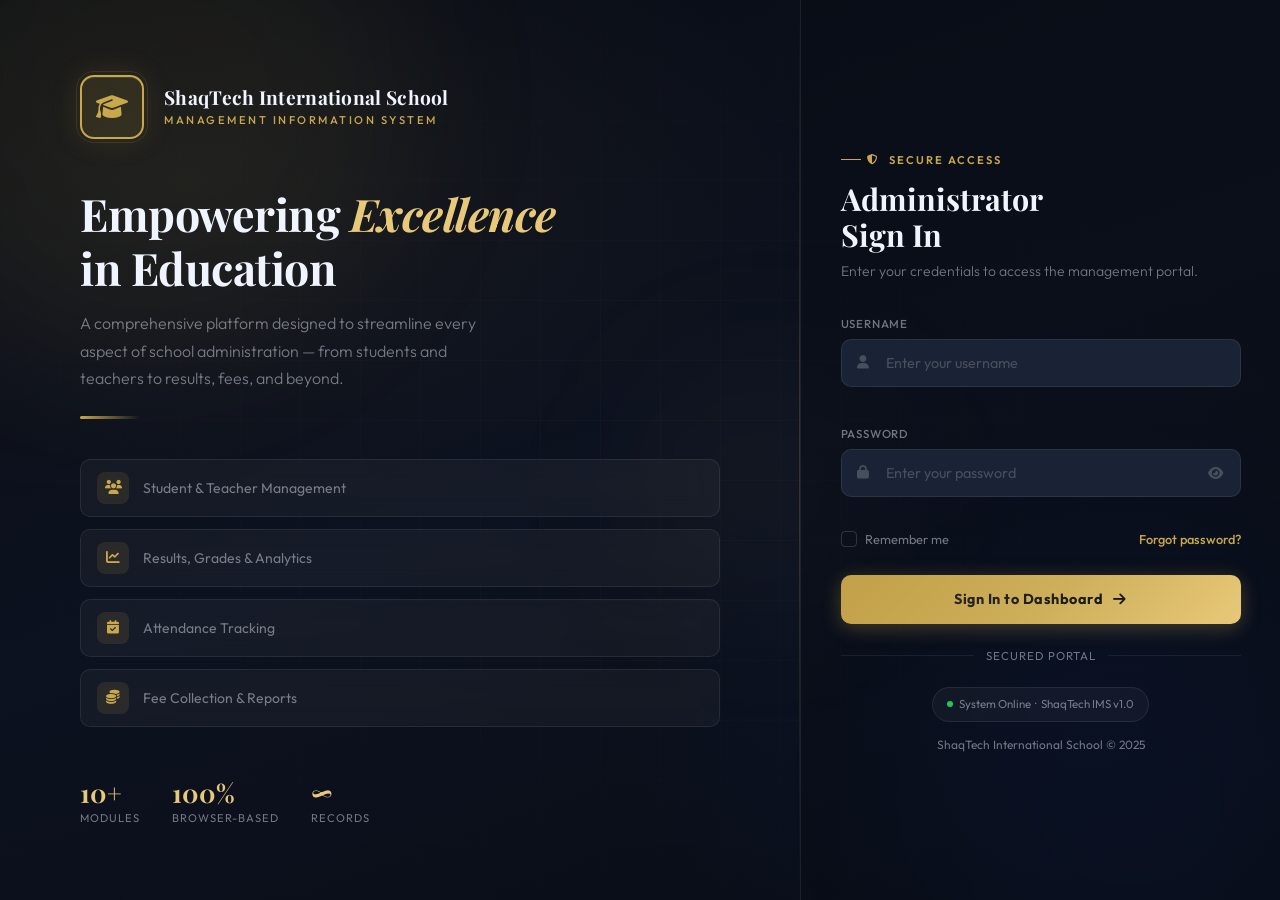
<file: index.html>
<!DOCTYPE html>
<html lang="en">
<head>
  <meta charset="UTF-8"/>
  <meta name="viewport" content="width=device-width, initial-scale=1.0"/>
  <title>ShaqTech International School — Login</title>
  <link href="https://fonts.googleapis.com/css2?family=Playfair+Display:wght@600;700&family=Outfit:wght@300;400;500;600;700&display=swap" rel="stylesheet"/>
  <link rel="stylesheet" href="https://cdnjs.cloudflare.com/ajax/libs/font-awesome/6.5.0/css/all.min.css"/>
  <style>
    *, *::before, *::after { box-sizing: border-box; margin: 0; padding: 0; }
    :root {
      --gold: #c9a84c; --gold-light: #e8c97a; --gold-dim: rgba(201,168,76,0.12);
      --dark: #080c14; --dark-2: #0d1220; --dark-3: #111827; --dark-4: #1a2235;
      --glass: rgba(255,255,255,0.04); --glass-border: rgba(255,255,255,0.08);
      --text: #f0f4ff; --text-muted: rgba(240,244,255,0.45); --danger: #f87171;
    }
    html, body { height: 100%; font-family: 'Outfit', sans-serif; background: var(--dark); color: var(--text); overflow: hidden; }

    /* BG */
    .bg-canvas {
      position: fixed; inset: 0; z-index: 0;
      background:
        radial-gradient(ellipse 80% 60% at 15% 20%, rgba(201,168,76,0.07) 0%, transparent 60%),
        radial-gradient(ellipse 60% 80% at 85% 80%, rgba(29,78,216,0.08) 0%, transparent 60%),
        linear-gradient(160deg, #080c14 0%, #0d1220 50%, #080c14 100%);
    }
    .orb { position: fixed; border-radius: 50%; filter: blur(80px); animation: drift linear infinite; z-index: 0; pointer-events: none; }
    .orb-1 { width: 500px; height: 500px; top: -150px; left: -100px; background: rgba(201,168,76,0.06); animation-duration: 25s; }
    .orb-2 { width: 400px; height: 400px; bottom: -100px; right: -50px; background: rgba(29,78,216,0.07); animation-duration: 30s; animation-delay: -10s; }
    .orb-3 { width: 250px; height: 250px; top: 40%; left: 50%; background: rgba(201,168,76,0.04); animation-duration: 20s; animation-delay: -5s; }
    @keyframes drift { 0%{transform:translate(0,0) scale(1)} 33%{transform:translate(30px,-20px) scale(1.05)} 66%{transform:translate(-20px,30px) scale(0.95)} 100%{transform:translate(0,0) scale(1)} }
    .grid-overlay {
      position: fixed; inset: 0; z-index: 0;
      background-image: linear-gradient(rgba(201,168,76,0.03) 1px, transparent 1px), linear-gradient(90deg, rgba(201,168,76,0.03) 1px, transparent 1px);
      background-size: 60px 60px;
      mask-image: radial-gradient(ellipse 70% 70% at 50% 50%, black 0%, transparent 100%);
    }

    /* LAYOUT */
    .page { position: relative; z-index: 1; min-height: 100vh; display: grid; grid-template-columns: 1fr 480px; }

    /* LEFT */
    .left-panel { display: flex; flex-direction: column; justify-content: center; padding: 4rem 5rem; position: relative; overflow: hidden; }
    .left-panel::after { content:''; position:absolute; top:0; right:0; bottom:0; width:1px; background:linear-gradient(to bottom, transparent 0%, var(--gold) 40%, var(--gold) 60%, transparent 100%); opacity:0.2; }

    .school-emblem { display: flex; align-items: center; gap: 1.25rem; margin-bottom: 3rem; animation: fadeUp 0.8s ease both; }
    .emblem-icon { width:64px; height:64px; border:2px solid var(--gold); border-radius:14px; display:flex; align-items:center; justify-content:center; font-size:1.6rem; color:var(--gold); background:var(--gold-dim); box-shadow:0 0 30px rgba(201,168,76,0.15),inset 0 1px 0 rgba(255,255,255,0.1); position:relative; flex-shrink:0; }
    .emblem-icon::before { content:''; position:absolute; inset:-6px; border-radius:18px; border:1px solid rgba(201,168,76,0.15); }
    .emblem-text .school-name { font-family:'Playfair Display',serif; font-size:1.2rem; font-weight:700; color:var(--text); line-height:1.2; letter-spacing:0.3px; }
    .emblem-text .school-tag { font-size:0.7rem; color:var(--gold); letter-spacing:2.5px; text-transform:uppercase; margin-top:4px; font-weight:500; }

    .hero-headline { animation: fadeUp 0.8s ease 0.1s both; margin-bottom: 1.5rem; }
    .hero-headline h2 { font-family:'Playfair Display',serif; font-size:clamp(2.2rem,3.5vw,3.2rem); font-weight:700; line-height:1.2; color:var(--text); letter-spacing:-0.5px; }
    .hero-headline h2 em { font-style:italic; color:var(--gold-light); }
    .hero-headline p { margin-top:1rem; font-size:1rem; color:var(--text-muted); line-height:1.7; max-width:420px; font-weight:300; }

    .gold-divider { width:60px; height:3px; background:linear-gradient(90deg,var(--gold),transparent); border-radius:99px; margin-bottom:2.5rem; animation:fadeUp 0.8s ease 0.2s both; }

    .features { display:flex; flex-direction:column; gap:0.75rem; animation:fadeUp 0.8s ease 0.3s both; }
    .feature-row { display:flex; align-items:center; gap:0.875rem; padding:0.75rem 1rem; background:var(--glass); border:1px solid var(--glass-border); border-radius:10px; backdrop-filter:blur(10px); transition:border-color 0.3s,background 0.3s; }
    .feature-row:hover { background:rgba(201,168,76,0.06); border-color:rgba(201,168,76,0.2); }
    .feature-row .fi { width:32px; height:32px; border-radius:8px; background:var(--gold-dim); color:var(--gold); display:flex; align-items:center; justify-content:center; font-size:0.85rem; flex-shrink:0; }
    .feature-row span { font-size:0.875rem; color:var(--text-muted); font-weight:400; }

    .stat-strip { display:flex; gap:2rem; margin-top:3rem; animation:fadeUp 0.8s ease 0.4s both; }
    .stat-item .val { font-family:'Playfair Display',serif; font-size:1.6rem; font-weight:700; color:var(--gold-light); }
    .stat-item .lbl { font-size:0.7rem; color:var(--text-muted); letter-spacing:1px; text-transform:uppercase; margin-top:2px; }

    /* RIGHT */
    .right-panel { display:flex; align-items:center; justify-content:center; padding:2rem; background:rgba(8,12,20,0.5); border-left:1px solid var(--glass-border); }
    .login-card { width:100%; max-width:400px; animation:fadeUp 0.9s ease 0.15s both; }

    .card-header { margin-bottom:2.25rem; }
    .welcome-tag { display:inline-flex; align-items:center; gap:0.4rem; font-size:0.7rem; letter-spacing:2px; text-transform:uppercase; color:var(--gold); font-weight:600; margin-bottom:0.875rem; }
    .welcome-tag::before { content:''; width:20px; height:1px; background:var(--gold); display:block; }
    .card-header h3 { font-family:'Playfair Display',serif; font-size:1.9rem; font-weight:700; color:var(--text); line-height:1.2; margin-bottom:0.5rem; }
    .card-header p { font-size:0.875rem; color:var(--text-muted); font-weight:300; }

    .field-group { margin-bottom:1.25rem; }
    .field-group label { display:block; font-size:0.72rem; letter-spacing:0.8px; text-transform:uppercase; color:var(--text-muted); font-weight:500; margin-bottom:0.5rem; }
    .field-wrap { position:relative; }
    .field-wrap .fi { position:absolute; left:1rem; top:50%; transform:translateY(-50%); color:rgba(255,255,255,0.2); font-size:0.85rem; pointer-events:none; transition:color 0.3s; z-index:1; }
    .field-wrap input { width:100%; padding:0.875rem 1rem 0.875rem 2.75rem; background:var(--dark-4); border:1.5px solid rgba(255,255,255,0.08); border-radius:10px; color:var(--text); font-family:'Outfit',sans-serif; font-size:0.9rem; font-weight:400; transition:border-color 0.3s,box-shadow 0.3s,background 0.3s; outline:none; }
    .field-wrap input::placeholder { color:rgba(255,255,255,0.2); }
    .field-wrap input:focus { border-color:var(--gold); background:rgba(201,168,76,0.04); box-shadow:0 0 0 4px rgba(201,168,76,0.08); }
    .field-wrap:focus-within .fi { color:var(--gold); }
    .toggle-pass { position:absolute; right:0.875rem; top:50%; transform:translateY(-50%); color:rgba(255,255,255,0.2); font-size:0.85rem; background:none; border:none; cursor:pointer; transition:color 0.3s; padding:0.25rem; z-index:2; }
    .toggle-pass:hover { color:var(--gold); }
    .err-msg { display:block; font-size:0.75rem; color:var(--danger); margin-top:0.35rem; min-height:1.1em; }

    .extras-row { display:flex; align-items:center; justify-content:space-between; margin-bottom:1.75rem; margin-top:-0.25rem; }
    .remember-wrap { display:flex; align-items:center; gap:0.5rem; font-size:0.8rem; color:var(--text-muted); cursor:pointer; }
    .remember-wrap input { display:none; }
    .custom-check { width:16px; height:16px; border:1.5px solid rgba(255,255,255,0.15); border-radius:4px; display:flex; align-items:center; justify-content:center; transition:all 0.25s; flex-shrink:0; }
    .remember-wrap input:checked ~ .custom-check { background:var(--gold); border-color:var(--gold); }
    .remember-wrap input:checked ~ .custom-check::after { content:''; width:4px; height:7px; border:2px solid #000; border-top:none; border-left:none; transform:rotate(45deg) translate(-1px,-2px); display:block; }
    .forgot-link { font-size:0.8rem; color:var(--gold); text-decoration:none; font-weight:500; transition:opacity 0.2s; }
    .forgot-link:hover { opacity:0.7; }

    .btn-signin { width:100%; padding:0.95rem; background:linear-gradient(135deg,#b8902a 0%,var(--gold) 50%,var(--gold-light) 100%); border:none; border-radius:10px; color:#0d0d0d; font-family:'Outfit',sans-serif; font-size:0.9rem; font-weight:700; letter-spacing:0.5px; cursor:pointer; position:relative; overflow:hidden; transition:transform 0.2s,box-shadow 0.3s; box-shadow:0 4px 20px rgba(201,168,76,0.3); display:flex; align-items:center; justify-content:center; gap:0.6rem; }
    .btn-signin::before { content:''; position:absolute; inset:0; background:linear-gradient(135deg,rgba(255,255,255,0.15),transparent); }
    .btn-signin:hover { transform:translateY(-2px); box-shadow:0 8px 30px rgba(201,168,76,0.45); }
    .btn-signin:active { transform:translateY(0); }
    .btn-signin:disabled { opacity:0.7; transform:none; cursor:not-allowed; }

    .card-divider { display:flex; align-items:center; gap:0.75rem; margin:1.5rem 0; color:var(--text-muted); font-size:0.72rem; letter-spacing:1px; text-transform:uppercase; }
    .card-divider::before, .card-divider::after { content:''; flex:1; height:1px; background:rgba(255,255,255,0.07); }

    .card-footer { text-align:center; font-size:0.75rem; color:var(--text-muted); line-height:1.8; }
    .system-badge { display:inline-flex; align-items:center; gap:0.4rem; padding:0.4rem 0.875rem; background:var(--glass); border:1px solid var(--glass-border); border-radius:99px; font-size:0.72rem; color:var(--text-muted); margin-bottom:0.75rem; }
    .pulse-dot { width:6px; height:6px; background:#22c55e; border-radius:50%; animation:pulse 2s ease infinite; }
    @keyframes pulse { 0%,100%{opacity:1;transform:scale(1)} 50%{opacity:0.6;transform:scale(0.85)} }

    @keyframes fadeUp { from{opacity:0;transform:translateY(24px)} to{opacity:1;transform:translateY(0)} }
    @keyframes spin { to{transform:rotate(360deg)} }
    .fa-spin { animation:spin 0.8s linear infinite; }

    @media (max-width: 900px) {
      .page { grid-template-columns: 1fr; }
      .left-panel { display: none; }
      .right-panel { min-height:100vh; background:var(--dark-2); border-left:none; }
    }
  </style>
</head>
<body>

  <div class="bg-canvas"></div>
  <div class="orb orb-1"></div>
  <div class="orb orb-2"></div>
  <div class="orb orb-3"></div>
  <div class="grid-overlay"></div>

  <div class="page">

    <!-- LEFT -->
    <div class="left-panel">
      <div class="school-emblem">
        <div class="emblem-icon"><i class="fas fa-graduation-cap"></i></div>
        <div class="emblem-text">
          <div class="school-name">ShaqTech International School</div>
          <div class="school-tag">Management Information System</div>
        </div>
      </div>

      <div class="hero-headline">
        <h2>Empowering <em>Excellence</em><br>in Education</h2>
        <p>A comprehensive platform designed to streamline every aspect of school administration — from students and teachers to results, fees, and beyond.</p>
      </div>

      <div class="gold-divider"></div>

      <div class="features">
        <div class="feature-row"><div class="fi"><i class="fas fa-users"></i></div><span>Student &amp; Teacher Management</span></div>
        <div class="feature-row"><div class="fi"><i class="fas fa-chart-line"></i></div><span>Results, Grades &amp; Analytics</span></div>
        <div class="feature-row"><div class="fi"><i class="fas fa-calendar-check"></i></div><span>Attendance Tracking</span></div>
        <div class="feature-row"><div class="fi"><i class="fas fa-coins"></i></div><span>Fee Collection &amp; Reports</span></div>
      </div>

      <div class="stat-strip">
        <div class="stat-item"><div class="val">10+</div><div class="lbl">Modules</div></div>
        <div class="stat-item"><div class="val">100%</div><div class="lbl">Browser-based</div></div>
        <div class="stat-item"><div class="val">∞</div><div class="lbl">Records</div></div>
      </div>
    </div>

    <!-- RIGHT -->
    <div class="right-panel">
      <div class="login-card">
        <div class="card-header">
          <div class="welcome-tag"><i class="fas fa-shield-halved" style="font-size:0.65rem"></i>&nbsp;Secure Access</div>
          <h3>Administrator<br>Sign In</h3>
          <p>Enter your credentials to access the management portal.</p>
        </div>

        <form id="loginForm" novalidate>
          <div class="field-group">
            <label for="username">Username</label>
            <div class="field-wrap">
              <i class="fas fa-user fi"></i>
              <input type="text" id="username" placeholder="Enter your username" autocomplete="off"/>
            </div>
            <span class="err-msg" id="usernameErr"></span>
          </div>

          <div class="field-group">
            <label for="password">Password</label>
            <div class="field-wrap">
              <i class="fas fa-lock fi"></i>
              <input type="password" id="password" placeholder="Enter your password"/>
              <button type="button" class="toggle-pass" onclick="togglePassword()">
                <i class="fas fa-eye" id="passEyeIcon"></i>
              </button>
            </div>
            <span class="err-msg" id="passwordErr"></span>
          </div>

          <div class="extras-row">
            <label class="remember-wrap">
              <input type="checkbox" id="rememberMe"/>
              <span class="custom-check"></span>
              Remember me
            </label>
            <a href="#" class="forgot-link">Forgot password?</a>
          </div>

          <button type="submit" class="btn-signin" id="loginBtn">
            <span>Sign In to Dashboard</span>
            <i class="fas fa-arrow-right"></i>
          </button>

          <div class="card-divider">Secured Portal</div>

          <div class="card-footer">
            <div class="system-badge">
              <span class="pulse-dot"></span>
              System Online &nbsp;&middot;&nbsp; ShaqTech IMS v1.0
            </div>
            <div>ShaqTech International School &copy; 2025</div>
          </div>
        </form>
      </div>
    </div>

  </div>

  <script src="script.js"></script>
  <script>
    document.getElementById('loginForm').addEventListener('submit', function(e) {
      e.preventDefault();
      const username = document.getElementById('username').value.trim();
      const password = document.getElementById('password').value.trim();
      let valid = true;
      document.getElementById('usernameErr').textContent = '';
      document.getElementById('passwordErr').textContent = '';
      if (!username) { document.getElementById('usernameErr').textContent = 'Username is required.'; valid = false; }
      if (!password) { document.getElementById('passwordErr').textContent = 'Password is required.'; valid = false; }
      if (!valid) return;
      const btn = document.getElementById('loginBtn');
      btn.innerHTML = '<i class="fas fa-spinner fa-spin"></i> Signing In...';
      btn.disabled = true;
      setTimeout(() => {
        if (username === 'Admin' && password === 'Starzio68') {
          localStorage.setItem('sms_logged_in', 'true');
          localStorage.setItem('sms_user', username);
          SMS.initSampleData();
          window.location.href = 'dashboard.html';
        } else {
          btn.innerHTML = '<span>Sign In to Dashboard</span><i class="fas fa-arrow-right"></i>';
          btn.disabled = false;
          document.getElementById('passwordErr').textContent = 'Invalid username or password.';
        }
      }, 900);
    });

    function togglePassword() {
      const p = document.getElementById('password');
      const icon = document.getElementById('passEyeIcon');
      if (p.type === 'password') { p.type = 'text'; icon.className = 'fas fa-eye-slash'; }
      else { p.type = 'password'; icon.className = 'fas fa-eye'; }
    }
  </script>
</body>
</html>
</file>
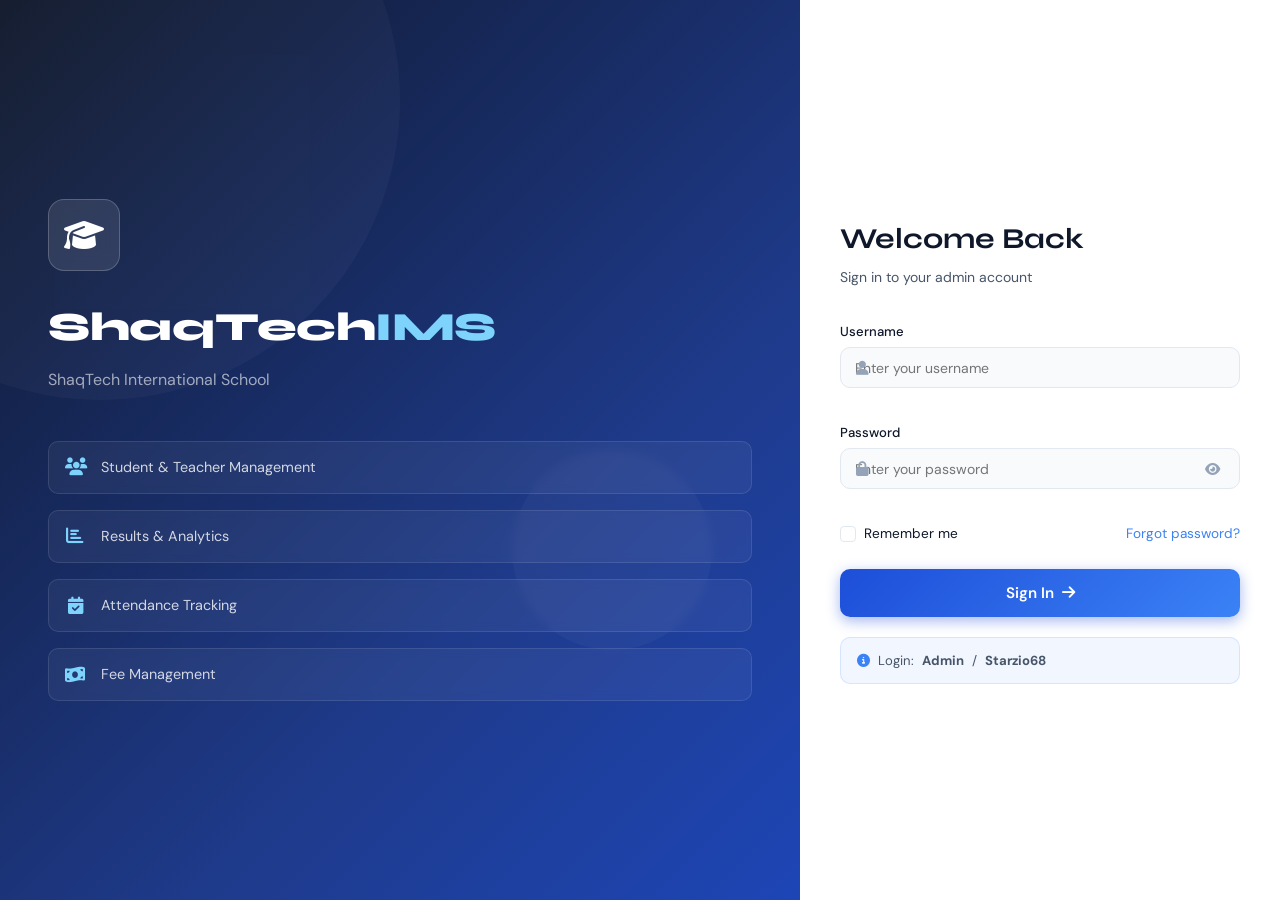
<file: EduCore_SMS/index.html>
<!DOCTYPE html>
<html lang="en">
<head>
  <meta charset="UTF-8" />
  <meta name="viewport" content="width=device-width, initial-scale=1.0"/>
  <title>ShaqTech International School — Login</title>
  <link rel="stylesheet" href="style.css" />
  <link href="https://fonts.googleapis.com/css2?family=Syne:wght@400;600;700;800&family=DM+Sans:wght@300;400;500;600&display=swap" rel="stylesheet"/>
  <link rel="stylesheet" href="https://cdnjs.cloudflare.com/ajax/libs/font-awesome/6.5.0/css/all.min.css"/>
</head>
<body class="login-page">

  <div class="login-bg">
    <div class="login-shapes">
      <div class="shape shape-1"></div>
      <div class="shape shape-2"></div>
      <div class="shape shape-3"></div>
    </div>
  </div>

  <div class="login-wrapper">
    <div class="login-left">
      <div class="login-brand">
        <div class="brand-icon"><i class="fas fa-graduation-cap"></i></div>
        <h1>ShaqTech<span>IMS</span></h1>
        <p>ShaqTech International School</p>
      </div>
      <div class="login-features">
        <div class="feature-item"><i class="fas fa-users"></i><span>Student & Teacher Management</span></div>
        <div class="feature-item"><i class="fas fa-chart-bar"></i><span>Results & Analytics</span></div>
        <div class="feature-item"><i class="fas fa-calendar-check"></i><span>Attendance Tracking</span></div>
        <div class="feature-item"><i class="fas fa-money-bill-wave"></i><span>Fee Management</span></div>
      </div>
    </div>

    <div class="login-right">
      <div class="login-card">
        <div class="login-header">
          <h2>Welcome Back</h2>
          <p>Sign in to your admin account</p>
        </div>

        <form id="loginForm" novalidate>
          <div class="form-group">
            <label for="username">Username</label>
            <div class="input-wrap">
              <i class="fas fa-user"></i>
              <input type="text" id="username" placeholder="Enter your username" autocomplete="off"/>
            </div>
            <span class="err-msg" id="usernameErr"></span>
          </div>

          <div class="form-group">
            <label for="password">Password</label>
            <div class="input-wrap">
              <i class="fas fa-lock"></i>
              <input type="password" id="password" placeholder="Enter your password"/>
              <button type="button" class="toggle-pass" onclick="togglePassword()">
                <i class="fas fa-eye" id="passEyeIcon"></i>
              </button>
            </div>
            <span class="err-msg" id="passwordErr"></span>
          </div>

          <div class="form-extras">
            <label class="checkbox-wrap">
              <input type="checkbox" id="rememberMe"/>
              <span class="checkmark"></span>
              Remember me
            </label>
            <a href="#" class="forgot-link">Forgot password?</a>
          </div>

          <button type="submit" class="btn-login" id="loginBtn">
            <span>Sign In</span>
            <i class="fas fa-arrow-right"></i>
          </button>

          <div class="login-hint">
            <i class="fas fa-info-circle"></i>
            Login: <strong>Admin</strong> / <strong>Starzio68</strong>
          </div>
        </form>
      </div>
    </div>
  </div>

  <script src="script.js"></script>
  <script>
    // Login page specific
    document.getElementById('loginForm').addEventListener('submit', function(e) {
      e.preventDefault();
      const username = document.getElementById('username').value.trim();
      const password = document.getElementById('password').value.trim();
      let valid = true;

      document.getElementById('usernameErr').textContent = '';
      document.getElementById('passwordErr').textContent = '';

      if (!username) {
        document.getElementById('usernameErr').textContent = 'Username is required.';
        valid = false;
      }
      if (!password) {
        document.getElementById('passwordErr').textContent = 'Password is required.';
        valid = false;
      }
      if (!valid) return;

      const btn = document.getElementById('loginBtn');
      btn.innerHTML = '<i class="fas fa-spinner fa-spin"></i> Signing In...';
      btn.disabled = true;

      setTimeout(() => {
        if (username === 'Admin' && password === 'Starzio68') {
          localStorage.setItem('sms_logged_in', 'true');
          localStorage.setItem('sms_user', username);
          SMS.initSampleData();
          window.location.href = 'dashboard.html';
        } else {
          btn.innerHTML = '<span>Sign In</span><i class="fas fa-arrow-right"></i>';
          btn.disabled = false;
          document.getElementById('passwordErr').textContent = 'Invalid username or password.';
        }
      }, 800);
    });

    function togglePassword() {
      const p = document.getElementById('password');
      const icon = document.getElementById('passEyeIcon');
      if (p.type === 'password') {
        p.type = 'text';
        icon.className = 'fas fa-eye-slash';
      } else {
        p.type = 'password';
        icon.className = 'fas fa-eye';
      }
    }
  </script>
</body>
</html>
</file>
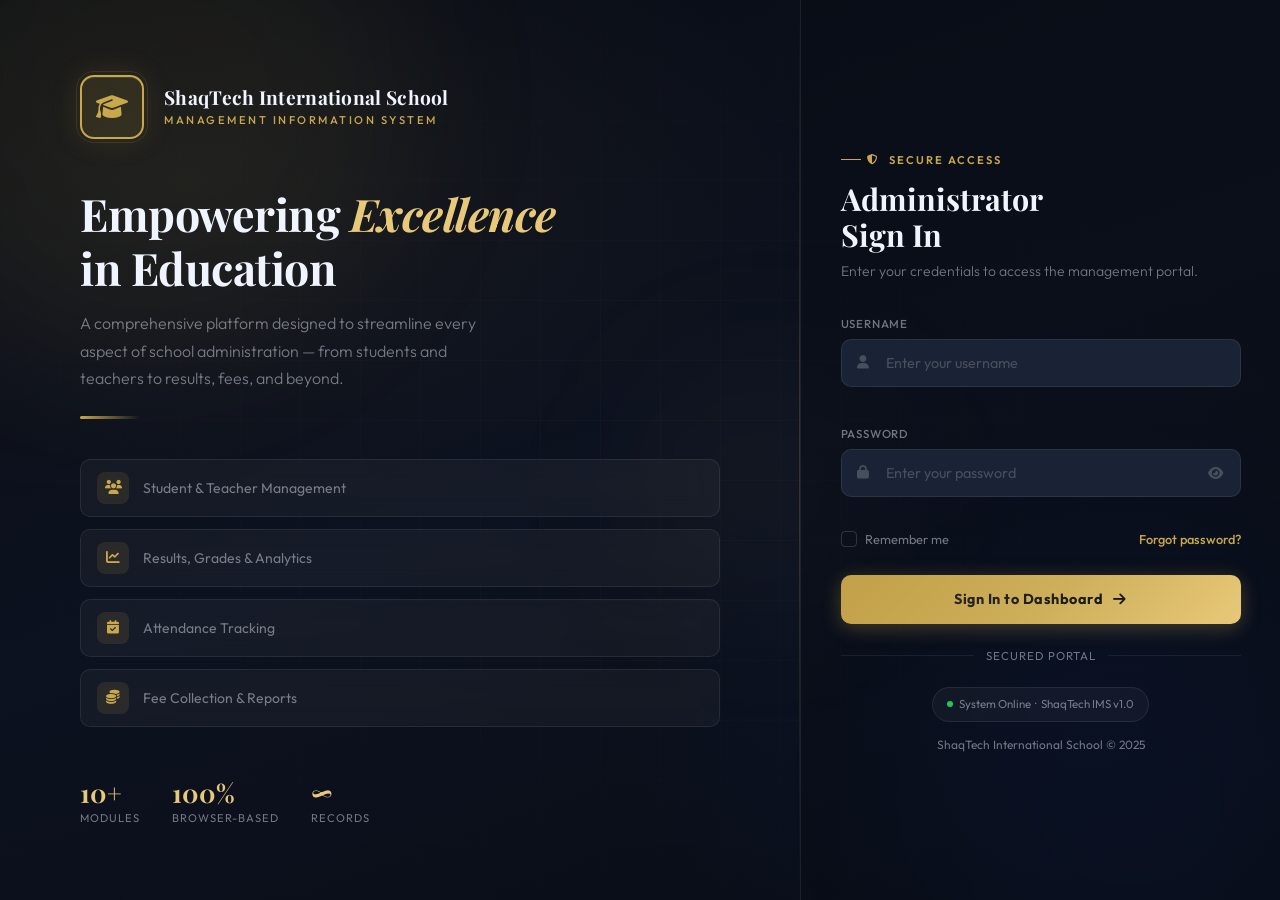
<file: announcements.html>
<!DOCTYPE html>
<html lang="en">
<head>
  <meta charset="UTF-8"/>
  <meta name="viewport" content="width=device-width, initial-scale=1.0"/>
  <title>ShaqTech International School — Announcements</title>
  <link rel="stylesheet" href="style.css"/>
  <link href="https://fonts.googleapis.com/css2?family=Syne:wght@400;600;700;800&family=DM+Sans:wght@300;400;500;600&display=swap" rel="stylesheet"/>
  <link rel="stylesheet" href="https://cdnjs.cloudflare.com/ajax/libs/font-awesome/6.5.0/css/all.min.css"/>
</head>
<body class="app-body">
  <aside class="sidebar" id="sidebar"></aside>
  <div class="main-wrap">
    <header class="topbar" id="topbar"></header>
    <main class="page-content">
      <div class="page-header">
        <div><h2>Announcements</h2><span class="breadcrumb">Dashboard / Announcements</span></div>
        <button class="btn-primary" onclick="openAnnModal()"><i class="fas fa-plus"></i> New Announcement</button>
      </div>

      <div class="filter-bar">
        <div class="search-wrap">
          <i class="fas fa-search"></i>
          <input type="text" id="annSearch" placeholder="Search announcements..." oninput="renderAnnouncements()"/>
        </div>
        <select id="annCategoryFilter" onchange="renderAnnouncements()">
          <option value="">All Categories</option>
          <option>Academic</option><option>Event</option><option>Holiday</option><option>General</option><option>Urgent</option>
        </select>
      </div>

      <div id="annGrid" class="ann-grid"></div>
      <div id="annEmpty" class="empty-state" style="display:none"><i class="fas fa-bullhorn"></i><p>No announcements found.</p></div>
    </main>
  </div>

  <div class="modal-overlay" id="annModal">
    <div class="modal">
      <div class="modal-header">
        <h3 id="annModalTitle">New Announcement</h3>
        <button class="modal-close" onclick="closeAnnModal()"><i class="fas fa-times"></i></button>
      </div>
      <div class="modal-body">
        <form id="annForm">
          <input type="hidden" id="annEditIdx"/>
          <div class="form-group">
            <label>Title *</label>
            <input type="text" id="aTitle" placeholder="Announcement title"/>
            <span class="err-msg" id="aTitleErr"></span>
          </div>
          <div class="form-row">
            <div class="form-group">
              <label>Category</label>
              <select id="aCategory">
                <option>General</option><option>Academic</option><option>Event</option><option>Holiday</option><option>Urgent</option>
              </select>
            </div>
            <div class="form-group">
              <label>Date</label>
              <input type="date" id="aDate"/>
            </div>
          </div>
          <div class="form-group">
            <label>Content *</label>
            <textarea id="aContent" rows="5" placeholder="Write announcement content..."></textarea>
            <span class="err-msg" id="aContentErr"></span>
          </div>
          <div class="form-group">
            <label>Audience</label>
            <select id="aAudience">
              <option>All</option><option>Students</option><option>Teachers</option><option>Parents</option>
            </select>
          </div>
        </form>
      </div>
      <div class="modal-footer">
        <button class="btn-secondary" onclick="closeAnnModal()">Cancel</button>
        <button class="btn-primary" onclick="saveAnnouncement()"><i class="fas fa-paper-plane"></i> Post Announcement</button>
      </div>
    </div>
  </div>

  <div class="modal-overlay" id="deleteModal">
    <div class="modal modal-sm">
      <div class="modal-header"><h3>Confirm Delete</h3><button class="modal-close" onclick="closeDeleteModal()"><i class="fas fa-times"></i></button></div>
      <div class="modal-body"><p>Delete this announcement?</p></div>
      <div class="modal-footer">
        <button class="btn-secondary" onclick="closeDeleteModal()">Cancel</button>
        <button class="btn-danger" id="confirmDeleteBtn"><i class="fas fa-trash"></i> Delete</button>
      </div>
    </div>
  </div>

  <script src="script.js"></script>
  <script>
    SMS.checkAuth(); SMS.applyTheme();
    SMS.renderSidebar('sidebar','announcements');
    SMS.renderTopbar('topbar','Announcements');

    document.getElementById('aDate').value = new Date().toISOString().split('T')[0];

    const catColors = { General:'#3b82f6', Academic:'#10b981', Event:'#f59e0b', Holiday:'#8b5cf6', Urgent:'#ef4444' };

    function renderAnnouncements() {
      const search = document.getElementById('annSearch').value.toLowerCase();
      const cat = document.getElementById('annCategoryFilter').value;
      let data = SMS.getData('announcements');
      if (search) data = data.filter(a => a.title.toLowerCase().includes(search) || a.content.toLowerCase().includes(search));
      if (cat) data = data.filter(a => a.category === cat);
      data = data.sort((a,b) => b.date.localeCompare(a.date));

      const grid = document.getElementById('annGrid');
      grid.innerHTML = '';
      document.getElementById('annEmpty').style.display = data.length ? 'none' : 'flex';

      data.forEach((a) => {
        const allAnns = SMS.getData('announcements');
        const idx = allAnns.findIndex(x => x.title === a.title && x.date === a.date);
        const color = catColors[a.category] || '#3b82f6';
        const card = document.createElement('div');
        card.className = 'ann-card';
        card.innerHTML = `
          <div class="ann-card-bar" style="background:${color}"></div>
          <div class="ann-card-body">
            <div class="ann-card-top">
              <span class="ann-cat-badge" style="background:${color}20;color:${color}">${a.category}</span>
              <div class="action-btns">
                <button class="btn-edit" onclick="editAnnouncement(${idx})"><i class="fas fa-edit"></i></button>
                <button class="btn-del" onclick="confirmDelete(${idx})"><i class="fas fa-trash"></i></button>
              </div>
            </div>
            <h3 class="ann-card-title">${a.title}</h3>
            <p class="ann-card-content">${a.content}</p>
            <div class="ann-card-footer">
              <span><i class="fas fa-calendar"></i> ${a.date}</span>
              <span><i class="fas fa-users"></i> ${a.audience || 'All'}</span>
            </div>
          </div>`;
        grid.appendChild(card);
      });
    }

    function openAnnModal(editIdx=null) {
      document.getElementById('annForm').reset();
      document.getElementById('aDate').value = new Date().toISOString().split('T')[0];
      document.getElementById('aTitleErr').textContent='';
      document.getElementById('aContentErr').textContent='';
      document.getElementById('annEditIdx').value = editIdx !== null ? editIdx : '';
      document.getElementById('annModalTitle').textContent = editIdx !== null ? 'Edit Announcement' : 'New Announcement';
      if (editIdx !== null) {
        const a = SMS.getData('announcements')[editIdx];
        document.getElementById('aTitle').value = a.title;
        document.getElementById('aCategory').value = a.category;
        document.getElementById('aDate').value = a.date;
        document.getElementById('aContent').value = a.content;
        document.getElementById('aAudience').value = a.audience || 'All';
      }
      document.getElementById('annModal').classList.add('active');
    }

    function editAnnouncement(idx) { openAnnModal(idx); }
    function closeAnnModal() { document.getElementById('annModal').classList.remove('active'); }

    function saveAnnouncement() {
      let valid = true;
      if (!document.getElementById('aTitle').value.trim()) { document.getElementById('aTitleErr').textContent='Title is required.'; valid=false; } else document.getElementById('aTitleErr').textContent='';
      if (!document.getElementById('aContent').value.trim()) { document.getElementById('aContentErr').textContent='Content is required.'; valid=false; } else document.getElementById('aContentErr').textContent='';
      if (!valid) return;

      const ann = {
        title: document.getElementById('aTitle').value.trim(),
        category: document.getElementById('aCategory').value,
        date: document.getElementById('aDate').value,
        content: document.getElementById('aContent').value.trim(),
        audience: document.getElementById('aAudience').value
      };
      const editIdx = document.getElementById('annEditIdx').value;
      let anns = SMS.getData('announcements');
      if (editIdx !== '') { anns[parseInt(editIdx)] = ann; } else { anns.push(ann); }
      SMS.setData('announcements', anns);
      closeAnnModal(); renderAnnouncements();
      SMS.toast(editIdx !== '' ? 'Announcement updated!' : 'Announcement posted!');
    }

    function confirmDelete(idx) {
      document.getElementById('deleteModal').classList.add('active');
      document.getElementById('confirmDeleteBtn').onclick = () => {
        let anns = SMS.getData('announcements'); anns.splice(idx, 1);
        SMS.setData('announcements', anns); closeDeleteModal(); renderAnnouncements();
        SMS.toast('Announcement deleted.','warning');
      };
    }
    function closeDeleteModal() { document.getElementById('deleteModal').classList.remove('active'); }

    renderAnnouncements();
  </script>
</body>
</html>
</file>
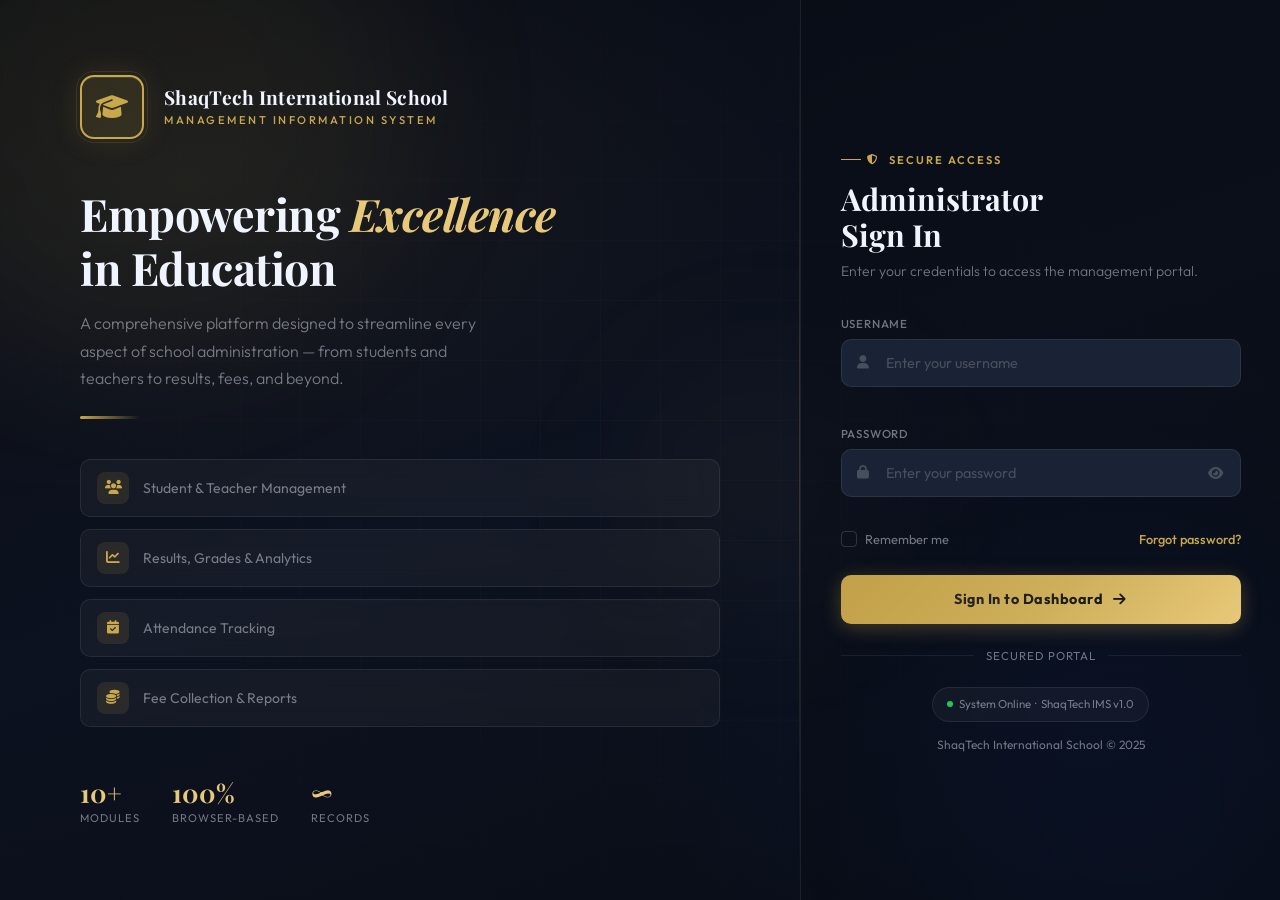
<file: attendance.html>
<!DOCTYPE html>
<html lang="en">
<head>
  <meta charset="UTF-8"/>
  <meta name="viewport" content="width=device-width, initial-scale=1.0"/>
  <title>ShaqTech International School — Attendance</title>
  <link rel="stylesheet" href="style.css"/>
  <link href="https://fonts.googleapis.com/css2?family=Syne:wght@400;600;700;800&family=DM+Sans:wght@300;400;500;600&display=swap" rel="stylesheet"/>
  <link rel="stylesheet" href="https://cdnjs.cloudflare.com/ajax/libs/font-awesome/6.5.0/css/all.min.css"/>
</head>
<body class="app-body">
  <aside class="sidebar" id="sidebar"></aside>
  <div class="main-wrap">
    <header class="topbar" id="topbar"></header>
    <main class="page-content">
      <div class="page-header">
        <div><h2>Attendance Management</h2><span class="breadcrumb">Dashboard / Attendance</span></div>
        <button class="btn-export" onclick="SMS.exportCSV('attendance')"><i class="fas fa-download"></i> Export CSV</button>
      </div>

      <!-- Mark Attendance Panel -->
      <div class="att-panel">
        <div class="att-panel-header">
          <h3><i class="fas fa-clipboard-check"></i> Mark Attendance</h3>
        </div>
        <div class="att-controls">
          <div class="form-group">
            <label>Select Class</label>
            <select id="attClass" onchange="loadStudentsForAttendance()">
              <option value="">-- Select Class --</option>
            </select>
          </div>
          <div class="form-group">
            <label>Date</label>
            <input type="date" id="attDate" value=""/>
          </div>
          <button class="btn-primary" onclick="saveAttendance()"><i class="fas fa-save"></i> Save Attendance</button>
        </div>

        <div id="attStudentList" class="att-student-list" style="display:none">
          <div class="att-list-header">
            <span>Student</span>
            <div class="att-bulk-btns">
              <button class="btn-sm btn-success" onclick="markAll('Present')">Mark All Present</button>
              <button class="btn-sm btn-danger" onclick="markAll('Absent')">Mark All Absent</button>
            </div>
          </div>
          <div id="attRows"></div>
        </div>
        <div id="attNoClass" class="empty-state small" style="display:flex">
          <i class="fas fa-users"></i><p>Select a class to mark attendance.</p>
        </div>
      </div>

      <!-- Attendance Records -->
      <div class="table-card" style="margin-top:1.5rem">
        <div class="dash-card-header" style="padding:1rem 1.5rem">
          <h3><i class="fas fa-history"></i> Attendance Records</h3>
          <div class="filter-inline">
            <select id="attRecordClass" onchange="renderAttendanceRecords()">
              <option value="">All Classes</option>
            </select>
            <input type="date" id="attRecordDate" oninput="renderAttendanceRecords()"/>
          </div>
        </div>
        <table class="data-table">
          <thead><tr><th>Date</th><th>Student ID</th><th>Student Name</th><th>Class</th><th>Status</th></tr></thead>
          <tbody id="attRecordsTbody"></tbody>
        </table>
        <div id="attRecordsEmpty" class="empty-state" style="display:none"><i class="fas fa-calendar-check"></i><p>No attendance records yet.</p></div>
        <div class="table-footer"><span id="attRecordCount">0 records</span></div>
      </div>
    </main>
  </div>

  <script src="script.js"></script>
  <script>
    SMS.checkAuth(); SMS.applyTheme();
    SMS.renderSidebar('sidebar','attendance');
    SMS.renderTopbar('topbar','Attendance Management');

    const today = new Date().toISOString().split('T')[0];
    document.getElementById('attDate').value = today;

    // Populate class dropdowns
    const classes = SMS.getData('classes');
    [document.getElementById('attClass'), document.getElementById('attRecordClass')].forEach(sel => {
      classes.forEach(c => {
        const opt = document.createElement('option');
        opt.value = c.name; opt.textContent = c.name;
        sel.appendChild(opt);
      });
    });

    function loadStudentsForAttendance() {
      const cls = document.getElementById('attClass').value;
      const date = document.getElementById('attDate').value;
      const noClass = document.getElementById('attNoClass');
      const list = document.getElementById('attStudentList');

      if (!cls) { noClass.style.display='flex'; list.style.display='none'; return; }
      const students = SMS.getData('students').filter(s => s.class === cls);
      if (students.length === 0) { noClass.style.display='flex'; noClass.querySelector('p').textContent='No students in this class.'; list.style.display='none'; return; }

      noClass.style.display='none'; list.style.display='block';
      const existing = SMS.getData('attendance').filter(a => a.class === cls && a.date === date);
      const rows = document.getElementById('attRows');
      rows.innerHTML = '';
      students.forEach(s => {
        const existingRecord = existing.find(a => a.studentId === s.id);
        const status = existingRecord ? existingRecord.status : 'Present';
        const div = document.createElement('div');
        div.className = 'att-row';
        div.innerHTML = `
          <div class="att-student-info">
            <div class="avatar-sm">${s.name[0]}</div>
            <div><strong>${s.name}</strong><small>${s.id}</small></div>
          </div>
          <div class="att-status-btns">
            <label class="radio-btn ${status==='Present'?'active':''}">
              <input type="radio" name="att_${s.id}" value="Present" ${status==='Present'?'checked':''} onchange="updateStatusBtn(this)"/>
              <i class="fas fa-check"></i> Present
            </label>
            <label class="radio-btn absent ${status==='Absent'?'active':''}">
              <input type="radio" name="att_${s.id}" value="Absent" ${status==='Absent'?'checked':''} onchange="updateStatusBtn(this)"/>
              <i class="fas fa-times"></i> Absent
            </label>
          </div>`;
        rows.appendChild(div);
      });
    }

    function updateStatusBtn(input) {
      const name = input.name;
      document.querySelectorAll(`input[name="${name}"]`).forEach(i => {
        i.parentElement.classList.toggle('active', i.checked);
      });
    }

    function markAll(status) {
      document.querySelectorAll(`input[type="radio"][value="${status}"]`).forEach(input => {
        input.checked = true;
        updateStatusBtn(input);
      });
    }

    function saveAttendance() {
      const cls = document.getElementById('attClass').value;
      const date = document.getElementById('attDate').value;
      if (!cls || !date) { SMS.toast('Select class and date first.','warning'); return; }

      const students = SMS.getData('students').filter(s => s.class === cls);
      if (!students.length) { SMS.toast('No students in this class.','warning'); return; }

      let attendance = SMS.getData('attendance').filter(a => !(a.class === cls && a.date === date));
      students.forEach(s => {
        const radio = document.querySelector(`input[name="att_${s.id}"]:checked`);
        if (radio) attendance.push({ date, class: cls, studentId: s.id, studentName: s.name, status: radio.value });
      });
      SMS.setData('attendance', attendance);
      renderAttendanceRecords();
      SMS.toast('Attendance saved successfully!');
    }

    function renderAttendanceRecords() {
      const cls = document.getElementById('attRecordClass').value;
      const date = document.getElementById('attRecordDate').value;
      let data = SMS.getData('attendance');
      if (cls) data = data.filter(a => a.class === cls);
      if (date) data = data.filter(a => a.date === date);
      data = data.sort((a,b) => b.date.localeCompare(a.date));

      const tbody = document.getElementById('attRecordsTbody');
      tbody.innerHTML = '';
      document.getElementById('attRecordsEmpty').style.display = data.length ? 'none' : 'flex';
      document.getElementById('attRecordCount').textContent = data.length + ' record(s)';

      data.forEach(a => {
        const tr = document.createElement('tr');
        tr.innerHTML = `
          <td>${a.date}</td>
          <td><span class="id-badge">${a.studentId}</span></td>
          <td>${a.studentName}</td>
          <td>${a.class}</td>
          <td><span class="badge-status ${a.status==='Present'?'active':'danger'}">${a.status}</span></td>`;
        tbody.appendChild(tr);
      });
    }

    renderAttendanceRecords();
  </script>
</body>
</html>
</file>
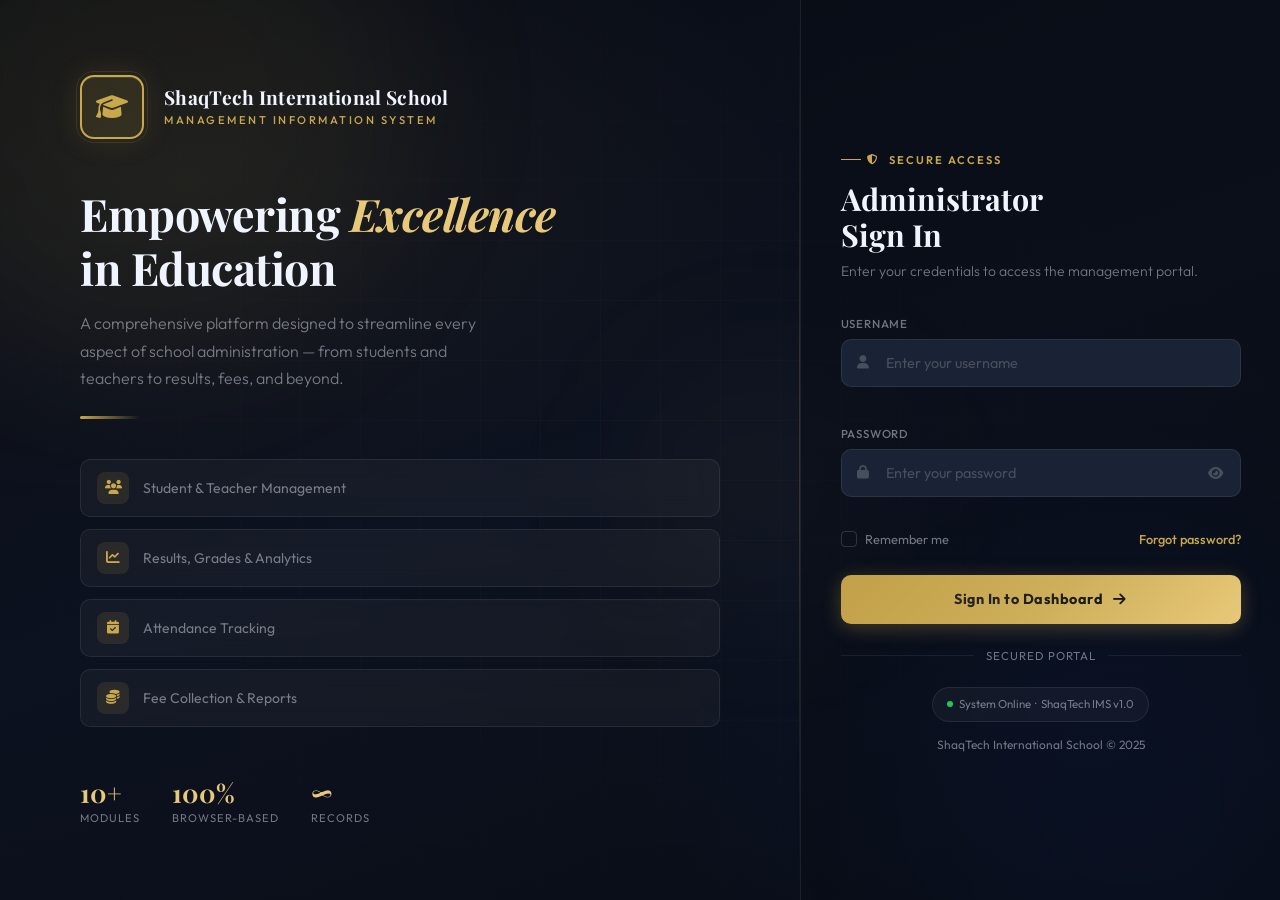
<file: classes.html>
<!DOCTYPE html>
<html lang="en">
<head>
  <meta charset="UTF-8"/>
  <meta name="viewport" content="width=device-width, initial-scale=1.0"/>
  <title>ShaqTech International School — Classes</title>
  <link rel="stylesheet" href="style.css"/>
  <link href="https://fonts.googleapis.com/css2?family=Syne:wght@400;600;700;800&family=DM+Sans:wght@300;400;500;600&display=swap" rel="stylesheet"/>
  <link rel="stylesheet" href="https://cdnjs.cloudflare.com/ajax/libs/font-awesome/6.5.0/css/all.min.css"/>
</head>
<body class="app-body">
  <aside class="sidebar" id="sidebar"></aside>
  <div class="main-wrap">
    <header class="topbar" id="topbar"></header>
    <main class="page-content">
      <div class="page-header">
        <div><h2>Class Management</h2><span class="breadcrumb">Dashboard / Classes</span></div>
        <button class="btn-primary" onclick="openClassModal()"><i class="fas fa-plus"></i> Add Class</button>
      </div>

      <div class="table-card">
        <table class="data-table">
          <thead><tr><th>#</th><th>Class Name</th><th>Class Teacher</th><th>Capacity</th><th>Actions</th></tr></thead>
          <tbody id="classesTbody"></tbody>
        </table>
        <div id="classesEmpty" class="empty-state" style="display:none"><i class="fas fa-school"></i><p>No classes yet.</p></div>
        <div class="table-footer"><span id="classCount">0 records</span></div>
      </div>
    </main>
  </div>

  <div class="modal-overlay" id="classModal">
    <div class="modal">
      <div class="modal-header">
        <h3 id="classModalTitle">Add New Class</h3>
        <button class="modal-close" onclick="closeClassModal()"><i class="fas fa-times"></i></button>
      </div>
      <div class="modal-body">
        <form id="classForm">
          <input type="hidden" id="classEditId"/>
          <div class="form-row">
            <div class="form-group">
              <label>Class Name *</label>
              <input type="text" id="cName" placeholder="e.g. Grade 10A"/>
              <span class="err-msg" id="cNameErr"></span>
            </div>
            <div class="form-group">
              <label>Capacity</label>
              <input type="number" id="cCapacity" placeholder="e.g. 40" min="1"/>
            </div>
          </div>
          <div class="form-group">
            <label>Class Teacher</label>
            <select id="cTeacher">
              <option value="">Select teacher</option>
            </select>
          </div>
        </form>
      </div>
      <div class="modal-footer">
        <button class="btn-secondary" onclick="closeClassModal()">Cancel</button>
        <button class="btn-primary" onclick="saveClass()"><i class="fas fa-save"></i> Save Class</button>
      </div>
    </div>
  </div>

  <div class="modal-overlay" id="deleteModal">
    <div class="modal modal-sm">
      <div class="modal-header"><h3>Confirm Delete</h3><button class="modal-close" onclick="closeDeleteModal()"><i class="fas fa-times"></i></button></div>
      <div class="modal-body"><p>Delete this class? This action cannot be undone.</p></div>
      <div class="modal-footer">
        <button class="btn-secondary" onclick="closeDeleteModal()">Cancel</button>
        <button class="btn-danger" id="confirmDeleteBtn"><i class="fas fa-trash"></i> Delete</button>
      </div>
    </div>
  </div>

  <script src="script.js"></script>
  <script>
    SMS.checkAuth(); SMS.applyTheme();
    SMS.renderSidebar('sidebar','classes');
    SMS.renderTopbar('topbar','Class Management');

    function populateTeacherDropdown() {
      const sel = document.getElementById('cTeacher');
      sel.innerHTML = '<option value="">Select teacher</option>';
      SMS.getData('teachers').forEach(t => {
        const opt = document.createElement('option');
        opt.value = t.name; opt.textContent = `${t.name} (${t.subject})`;
        sel.appendChild(opt);
      });
    }

    function renderClasses() {
      const data = SMS.getData('classes');
      const tbody = document.getElementById('classesTbody');
      tbody.innerHTML = '';
      document.getElementById('classesEmpty').style.display = data.length ? 'none' : 'flex';
      document.getElementById('classCount').textContent = data.length + ' record(s)';
      data.forEach((c, i) => {
        const tr = document.createElement('tr');
        tr.innerHTML = `
          <td>${i+1}</td>
          <td><strong>${c.name}</strong></td>
          <td>${c.teacher || '<em>Unassigned</em>'}</td>
          <td>${c.capacity || '—'}</td>
          <td class="action-btns">
            <button class="btn-edit" onclick="editClass(${i})"><i class="fas fa-edit"></i></button>
            <button class="btn-del" onclick="confirmDelete(${i})"><i class="fas fa-trash"></i></button>
          </td>`;
        tbody.appendChild(tr);
      });
    }

    function openClassModal(editIdx = null) {
      document.getElementById('classForm').reset();
      document.getElementById('cNameErr').textContent = '';
      populateTeacherDropdown();
      document.getElementById('classEditId').value = editIdx !== null ? editIdx : '';
      document.getElementById('classModalTitle').textContent = editIdx !== null ? 'Edit Class' : 'Add New Class';
      if (editIdx !== null) {
        const c = SMS.getData('classes')[editIdx];
        document.getElementById('cName').value = c.name;
        document.getElementById('cTeacher').value = c.teacher || '';
        document.getElementById('cCapacity').value = c.capacity || '';
      }
      document.getElementById('classModal').classList.add('active');
    }

    function editClass(idx) { openClassModal(idx); }
    function closeClassModal() { document.getElementById('classModal').classList.remove('active'); }

    function saveClass() {
      const name = document.getElementById('cName').value.trim();
      if (!name) { document.getElementById('cNameErr').textContent='Class name is required.'; return; }
      document.getElementById('cNameErr').textContent='';
      const cls = { name, teacher: document.getElementById('cTeacher').value, capacity: document.getElementById('cCapacity').value };
      const editIdx = document.getElementById('classEditId').value;
      let classes = SMS.getData('classes');
      if (editIdx !== '') { classes[parseInt(editIdx)] = cls; } else { classes.push(cls); }
      SMS.setData('classes', classes);
      closeClassModal(); renderClasses();
      SMS.toast(editIdx !== '' ? 'Class updated!' : 'Class added!');
    }

    function confirmDelete(idx) {
      document.getElementById('deleteModal').classList.add('active');
      document.getElementById('confirmDeleteBtn').onclick = () => {
        let classes = SMS.getData('classes'); classes.splice(idx, 1);
        SMS.setData('classes', classes); closeDeleteModal(); renderClasses();
        SMS.toast('Class deleted.','warning');
      };
    }
    function closeDeleteModal() { document.getElementById('deleteModal').classList.remove('active'); }

    renderClasses();
  </script>
</body>
</html>
</file>
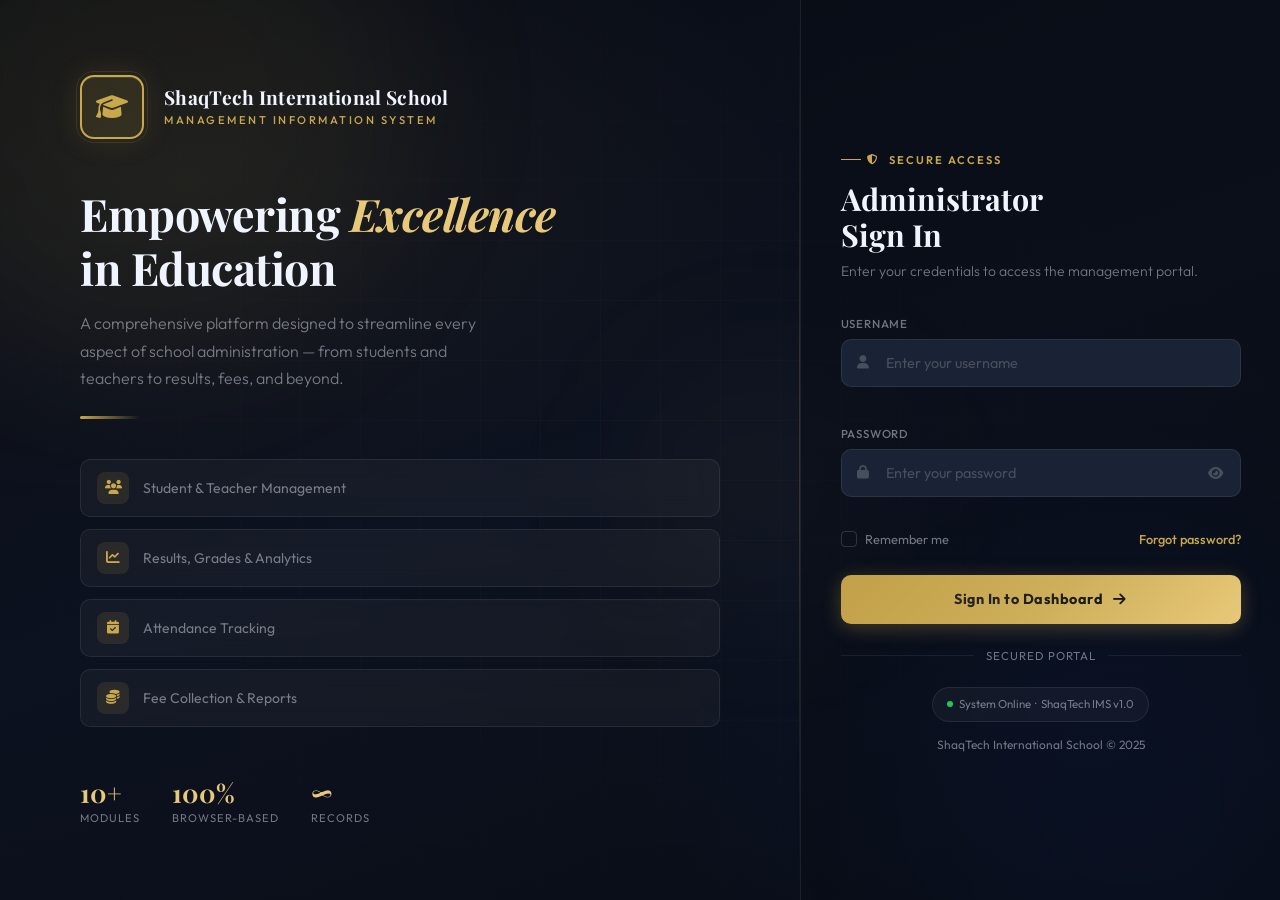
<file: dashboard.html>
<!DOCTYPE html>
<html lang="en">
<head>
  <meta charset="UTF-8"/>
  <meta name="viewport" content="width=device-width, initial-scale=1.0"/>
  <title>ShaqTech International School — Dashboard</title>
  <link rel="stylesheet" href="style.css"/>
  <link href="https://fonts.googleapis.com/css2?family=Syne:wght@400;600;700;800&family=DM+Sans:wght@300;400;500;600&display=swap" rel="stylesheet"/>
  <link rel="stylesheet" href="https://cdnjs.cloudflare.com/ajax/libs/font-awesome/6.5.0/css/all.min.css"/>
</head>
<body class="app-body">

  <!-- Sidebar -->
  <aside class="sidebar" id="sidebar">
    <div class="sidebar-logo">
      <div class="brand-icon"><i class="fas fa-graduation-cap"></i></div>
      <div class="brand-text"><span class="b1">ShaqTech</span><span class="b2">IMS</span></div>
    </div>

    <nav class="sidebar-nav">
      <div class="nav-section-label">MAIN</div>
      <a href="dashboard.html" class="nav-item active"><i class="fas fa-th-large"></i><span>Dashboard</span></a>
      <a href="students.html" class="nav-item"><i class="fas fa-user-graduate"></i><span>Students</span></a>
      <a href="teachers.html" class="nav-item"><i class="fas fa-chalkboard-teacher"></i><span>Teachers</span></a>

      <div class="nav-section-label">ACADEMICS</div>
      <a href="classes.html" class="nav-item"><i class="fas fa-school"></i><span>Classes</span></a>
      <a href="subjects.html" class="nav-item"><i class="fas fa-book"></i><span>Subjects</span></a>
      <a href="attendance.html" class="nav-item"><i class="fas fa-calendar-check"></i><span>Attendance</span></a>
      <a href="results.html" class="nav-item"><i class="fas fa-chart-line"></i><span>Results</span></a>

      <div class="nav-section-label">ADMIN</div>
      <a href="fees.html" class="nav-item"><i class="fas fa-money-bill-wave"></i><span>Fees</span></a>
      <a href="announcements.html" class="nav-item"><i class="fas fa-bullhorn"></i><span>Announcements</span></a>
      <a href="reports.html" class="nav-item"><i class="fas fa-file-alt"></i><span>Reports</span></a>
    </nav>

    <div class="sidebar-footer">
      <button class="dark-toggle" onclick="SMS.toggleDark()">
        <i class="fas fa-moon" id="darkIcon"></i><span>Dark Mode</span>
      </button>
    </div>
  </aside>

  <!-- Main Content -->
  <div class="main-wrap">
    <header class="topbar">
      <div class="topbar-left">
        <button class="menu-toggle" onclick="SMS.toggleSidebar()"><i class="fas fa-bars"></i></button>
        <div class="page-title">
          <h2>Dashboard</h2>
          <span>Overview of school activities</span>
        </div>
      </div>
      <div class="topbar-right">
        <button class="topbar-btn" title="Notifications"><i class="fas fa-bell"></i><span class="badge">3</span></button>
        <div class="user-chip">
          <div class="user-avatar"><i class="fas fa-user"></i></div>
          <div class="user-info">
            <span class="user-name" id="topbarUser">Admin</span>
            <span class="user-role">Administrator</span>
          </div>
        </div>
        <button class="btn-logout" onclick="SMS.logout()"><i class="fas fa-sign-out-alt"></i><span>Logout</span></button>
      </div>
    </header>

    <main class="page-content">

      <!-- Stats Cards -->
      <div class="stats-grid">
        <div class="stat-card card-blue">
          <div class="stat-icon"><i class="fas fa-user-graduate"></i></div>
          <div class="stat-info">
            <div class="stat-number" data-target="students">0</div>
            <div class="stat-label">Total Students</div>
          </div>
          <div class="stat-trend"><i class="fas fa-arrow-up"></i> 12%</div>
        </div>
        <div class="stat-card card-green">
          <div class="stat-icon"><i class="fas fa-chalkboard-teacher"></i></div>
          <div class="stat-info">
            <div class="stat-number" data-target="teachers">0</div>
            <div class="stat-label">Total Teachers</div>
          </div>
          <div class="stat-trend"><i class="fas fa-arrow-up"></i> 5%</div>
        </div>
        <div class="stat-card card-orange">
          <div class="stat-icon"><i class="fas fa-school"></i></div>
          <div class="stat-info">
            <div class="stat-number" data-target="classes">0</div>
            <div class="stat-label">Total Classes</div>
          </div>
          <div class="stat-trend"><i class="fas fa-minus"></i> 0%</div>
        </div>
        <div class="stat-card card-purple">
          <div class="stat-icon"><i class="fas fa-book"></i></div>
          <div class="stat-info">
            <div class="stat-number" data-target="subjects">0</div>
            <div class="stat-label">Total Subjects</div>
          </div>
          <div class="stat-trend"><i class="fas fa-arrow-up"></i> 2%</div>
        </div>
      </div>

      <!-- Second row -->
      <div class="dashboard-grid">
        <!-- Recent Students -->
        <div class="dash-card">
          <div class="dash-card-header">
            <h3><i class="fas fa-user-graduate"></i> Recent Students</h3>
            <a href="students.html" class="view-all">View All <i class="fas fa-arrow-right"></i></a>
          </div>
          <div class="dash-card-body">
            <table class="mini-table" id="recentStudentsTable">
              <thead><tr><th>ID</th><th>Name</th><th>Class</th><th>Status</th></tr></thead>
              <tbody></tbody>
            </table>
          </div>
        </div>

        <!-- Announcements -->
        <div class="dash-card">
          <div class="dash-card-header">
            <h3><i class="fas fa-bullhorn"></i> Notice Board</h3>
            <a href="announcements.html" class="view-all">Manage <i class="fas fa-arrow-right"></i></a>
          </div>
          <div class="dash-card-body" id="dashAnnouncements">
          </div>
        </div>

        <!-- Fee Summary -->
        <div class="dash-card">
          <div class="dash-card-header">
            <h3><i class="fas fa-money-bill-wave"></i> Fee Summary</h3>
            <a href="fees.html" class="view-all">View All <i class="fas fa-arrow-right"></i></a>
          </div>
          <div class="dash-card-body">
            <div class="fee-stats">
              <div class="fee-stat">
                <div class="fee-stat-label">Total Paid</div>
                <div class="fee-stat-val paid" id="dashFeePaid">0</div>
              </div>
              <div class="fee-stat">
                <div class="fee-stat-label">Pending</div>
                <div class="fee-stat-val pending" id="dashFeePending">0</div>
              </div>
            </div>
            <div class="fee-bar-wrap">
              <div class="fee-bar" id="dashFeeBar" style="width:0%"></div>
            </div>
            <div class="fee-bar-label" id="dashFeePercent">0% collected</div>
          </div>
        </div>

        <!-- Quick Links -->
        <div class="dash-card">
          <div class="dash-card-header">
            <h3><i class="fas fa-bolt"></i> Quick Actions</h3>
          </div>
          <div class="dash-card-body">
            <div class="quick-actions">
              <a href="students.html" class="quick-btn"><i class="fas fa-user-plus"></i><span>Add Student</span></a>
              <a href="teachers.html" class="quick-btn"><i class="fas fa-user-tie"></i><span>Add Teacher</span></a>
              <a href="attendance.html" class="quick-btn"><i class="fas fa-clipboard-check"></i><span>Attendance</span></a>
              <a href="results.html" class="quick-btn"><i class="fas fa-star"></i><span>Results</span></a>
              <a href="fees.html" class="quick-btn"><i class="fas fa-receipt"></i><span>Fee Entry</span></a>
              <a href="reports.html" class="quick-btn"><i class="fas fa-download"></i><span>Reports</span></a>
            </div>
          </div>
        </div>
      </div>

    </main>
  </div>

  <script src="script.js"></script>
  <script>
    SMS.checkAuth();
    SMS.applyTheme();
    document.getElementById('topbarUser').textContent = localStorage.getItem('sms_user') || 'Admin';

    // Animate counters
    function animateCounter(el, target) {
      let cur = 0;
      const step = Math.ceil(target / 40);
      const timer = setInterval(() => {
        cur += step;
        if (cur >= target) { cur = target; clearInterval(timer); }
        el.textContent = cur;
      }, 30);
    }

    const students = SMS.getData('students');
    const teachers = SMS.getData('teachers');
    const classes = SMS.getData('classes');
    const subjects = SMS.getData('subjects');
    const fees = SMS.getData('fees');
    const announcements = SMS.getData('announcements');

    document.querySelectorAll('.stat-number').forEach(el => {
      const target = el.dataset.target;
      const map = { students: students.length, teachers: teachers.length, classes: classes.length, subjects: subjects.length };
      animateCounter(el, map[target] || 0);
    });

    // Recent students table
    const tbody = document.querySelector('#recentStudentsTable tbody');
    students.slice(-5).reverse().forEach(s => {
      const tr = document.createElement('tr');
      tr.innerHTML = `<td>${s.id}</td><td>${s.name}</td><td>${s.class}</td><td><span class="badge-status active">Active</span></td>`;
      tbody.appendChild(tr);
    });

    // Announcements
    const annDiv = document.getElementById('dashAnnouncements');
    if (announcements.length === 0) {
      annDiv.innerHTML = '<p class="empty-state">No announcements yet.</p>';
    } else {
      announcements.slice(-4).reverse().forEach(a => {
        annDiv.innerHTML += `<div class="ann-item"><div class="ann-title">${a.title}</div><div class="ann-meta">${a.date} &bull; ${a.category}</div></div>`;
      });
    }

    // Fee summary
    const paid = fees.filter(f => f.status === 'Paid').length;
    const pending = fees.filter(f => f.status === 'Pending').length;
    const total = fees.length;
    const pct = total > 0 ? Math.round((paid / total) * 100) : 0;
    document.getElementById('dashFeePaid').textContent = paid;
    document.getElementById('dashFeePending').textContent = pending;
    document.getElementById('dashFeeBar').style.width = pct + '%';
    document.getElementById('dashFeePercent').textContent = pct + '% collected';
  </script>
</body>
</html>
</file>
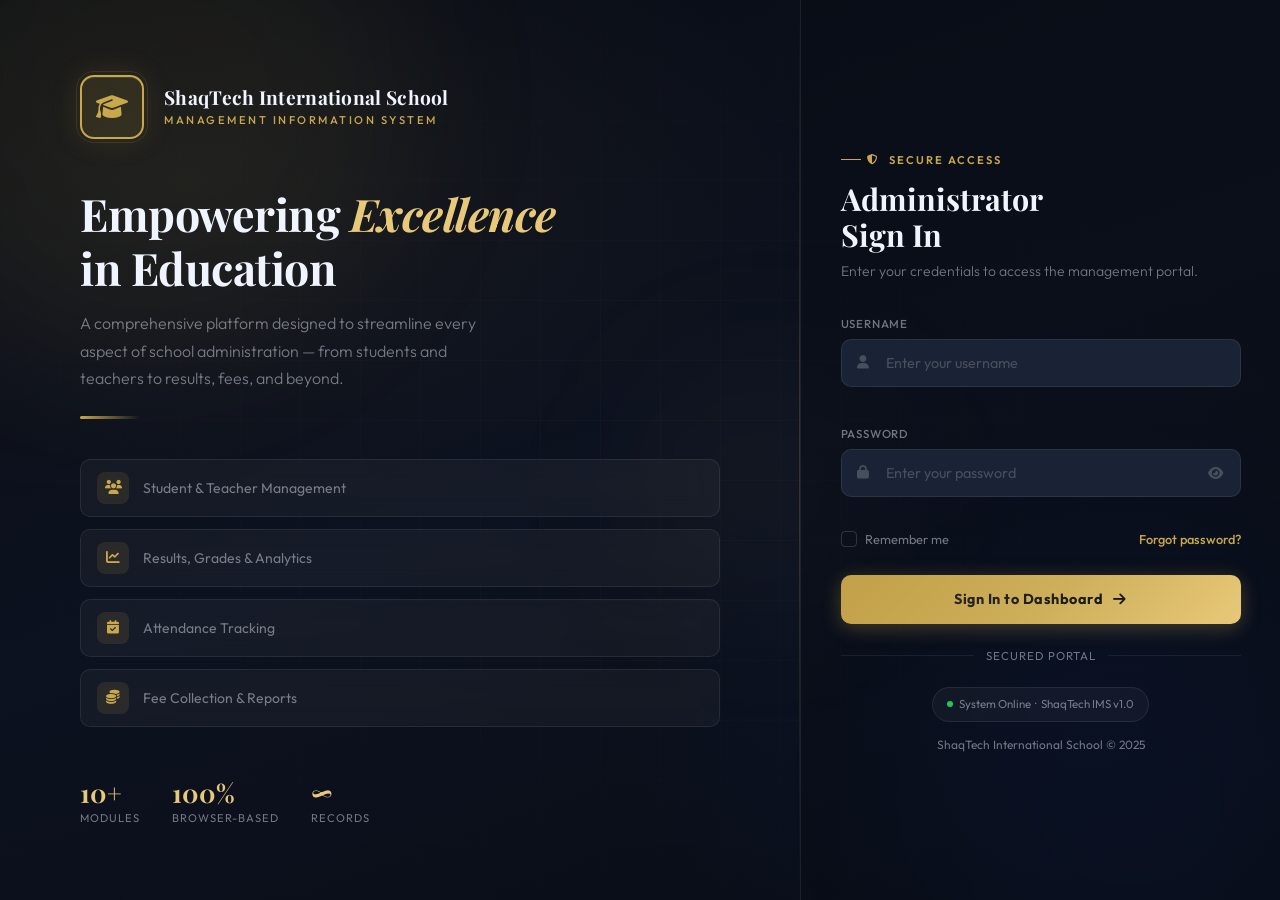
<file: fees.html>
<!DOCTYPE html>
<html lang="en">
<head>
  <meta charset="UTF-8"/>
  <meta name="viewport" content="width=device-width, initial-scale=1.0"/>
  <title>ShaqTech International School — Fees</title>
  <link rel="stylesheet" href="style.css"/>
  <link href="https://fonts.googleapis.com/css2?family=Syne:wght@400;600;700;800&family=DM+Sans:wght@300;400;500;600&display=swap" rel="stylesheet"/>
  <link rel="stylesheet" href="https://cdnjs.cloudflare.com/ajax/libs/font-awesome/6.5.0/css/all.min.css"/>
</head>
<body class="app-body">
  <aside class="sidebar" id="sidebar"></aside>
  <div class="main-wrap">
    <header class="topbar" id="topbar"></header>
    <main class="page-content">
      <div class="page-header">
        <div><h2>Fee Management</h2><span class="breadcrumb">Dashboard / Fees</span></div>
        <div class="page-header-actions">
          <button class="btn-export" onclick="SMS.exportCSV('fees')"><i class="fas fa-download"></i> Export CSV</button>
          <button class="btn-primary" onclick="openFeeModal()"><i class="fas fa-plus"></i> Add Payment</button>
        </div>
      </div>

      <!-- Fee Stats -->
      <div class="fee-overview">
        <div class="fee-ov-card paid">
          <i class="fas fa-check-circle"></i>
          <div><div class="fov-val" id="fovPaid">0</div><div class="fov-label">Paid</div></div>
        </div>
        <div class="fee-ov-card pending">
          <i class="fas fa-clock"></i>
          <div><div class="fov-val" id="fovPending">0</div><div class="fov-label">Pending</div></div>
        </div>
        <div class="fee-ov-card total">
          <i class="fas fa-coins"></i>
          <div><div class="fov-val" id="fovTotal">0</div><div class="fov-label">Total Records</div></div>
        </div>
        <div class="fee-ov-card amount">
          <i class="fas fa-money-bill-wave"></i>
          <div><div class="fov-val" id="fovAmount">GHS 0</div><div class="fov-label">Amount Collected</div></div>
        </div>
      </div>

      <div class="filter-bar">
        <div class="search-wrap">
          <i class="fas fa-search"></i>
          <input type="text" id="feeSearch" placeholder="Search by student name..." oninput="renderFees()"/>
        </div>
        <select id="feeStatusFilter" onchange="renderFees()">
          <option value="">All Status</option>
          <option>Paid</option><option>Pending</option>
        </select>
        <select id="feeTermFilter" onchange="renderFees()">
          <option value="">All Terms</option>
          <option>Term 1</option><option>Term 2</option><option>Term 3</option>
        </select>
      </div>

      <div class="table-card">
        <table class="data-table">
          <thead><tr><th>Receipt #</th><th>Student Name</th><th>Class</th><th>Fee Type</th><th>Amount</th><th>Term</th><th>Date</th><th>Status</th><th>Actions</th></tr></thead>
          <tbody id="feesTbody"></tbody>
        </table>
        <div id="feesEmpty" class="empty-state" style="display:none"><i class="fas fa-receipt"></i><p>No fee records found.</p></div>
        <div class="table-footer"><span id="feeCount">0 records</span></div>
      </div>
    </main>
  </div>

  <div class="modal-overlay" id="feeModal">
    <div class="modal">
      <div class="modal-header">
        <h3 id="feeModalTitle">Add Fee Payment</h3>
        <button class="modal-close" onclick="closeFeeModal()"><i class="fas fa-times"></i></button>
      </div>
      <div class="modal-body">
        <form id="feeForm">
          <input type="hidden" id="feeEditIdx"/>
          <div class="form-row">
            <div class="form-group">
              <label>Student *</label>
              <select id="fStudent">
                <option value="">Select student</option>
              </select>
              <span class="err-msg" id="fStudentErr"></span>
            </div>
            <div class="form-group">
              <label>Fee Type *</label>
              <select id="fType">
                <option value="">Select type</option>
                <option>Tuition Fee</option>
                <option>Examination Fee</option>
                <option>PTA Fee</option>
                <option>Sports Fee</option>
                <option>Library Fee</option>
                <option>Other</option>
              </select>
              <span class="err-msg" id="fTypeErr"></span>
            </div>
          </div>
          <div class="form-row">
            <div class="form-group">
              <label>Amount (GHS) *</label>
              <input type="number" id="fAmount" placeholder="0.00" min="0" step="0.01"/>
              <span class="err-msg" id="fAmountErr"></span>
            </div>
            <div class="form-group">
              <label>Term *</label>
              <select id="fTerm">
                <option value="">Select term</option>
                <option>Term 1</option><option>Term 2</option><option>Term 3</option>
              </select>
              <span class="err-msg" id="fTermErr"></span>
            </div>
          </div>
          <div class="form-row">
            <div class="form-group">
              <label>Payment Date *</label>
              <input type="date" id="fDate"/>
              <span class="err-msg" id="fDateErr"></span>
            </div>
            <div class="form-group">
              <label>Status *</label>
              <select id="fStatus">
                <option value="Paid">Paid</option>
                <option value="Pending">Pending</option>
              </select>
            </div>
          </div>
        </form>
      </div>
      <div class="modal-footer">
        <button class="btn-secondary" onclick="closeFeeModal()">Cancel</button>
        <button class="btn-primary" onclick="saveFee()"><i class="fas fa-save"></i> Save Payment</button>
      </div>
    </div>
  </div>

  <div class="modal-overlay" id="deleteModal">
    <div class="modal modal-sm">
      <div class="modal-header"><h3>Confirm Delete</h3><button class="modal-close" onclick="closeDeleteModal()"><i class="fas fa-times"></i></button></div>
      <div class="modal-body"><p>Delete this fee record?</p></div>
      <div class="modal-footer">
        <button class="btn-secondary" onclick="closeDeleteModal()">Cancel</button>
        <button class="btn-danger" id="confirmDeleteBtn"><i class="fas fa-trash"></i> Delete</button>
      </div>
    </div>
  </div>

  <script src="script.js"></script>
  <script>
    SMS.checkAuth(); SMS.applyTheme();
    SMS.renderSidebar('sidebar','fees');
    SMS.renderTopbar('topbar','Fee Management');

    document.getElementById('fDate').value = new Date().toISOString().split('T')[0];

    SMS.getData('students').forEach(s => {
      const opt = document.createElement('option');
      opt.value = s.id; opt.textContent = `${s.name} (${s.class})`;
      document.getElementById('fStudent').appendChild(opt);
    });

    function updateFeeOverview() {
      const fees = SMS.getData('fees');
      const paid = fees.filter(f=>f.status==='Paid');
      const pending = fees.filter(f=>f.status==='Pending');
      const total = paid.reduce((sum,f)=>sum+(parseFloat(f.amount)||0),0);
      document.getElementById('fovPaid').textContent = paid.length;
      document.getElementById('fovPending').textContent = pending.length;
      document.getElementById('fovTotal').textContent = fees.length;
      document.getElementById('fovAmount').textContent = 'GHS ' + total.toFixed(2);
    }

    function renderFees() {
      const search = document.getElementById('feeSearch').value.toLowerCase();
      const status = document.getElementById('feeStatusFilter').value;
      const term = document.getElementById('feeTermFilter').value;
      let data = SMS.getData('fees');
      if (search) data = data.filter(f => f.studentName.toLowerCase().includes(search));
      if (status) data = data.filter(f => f.status === status);
      if (term) data = data.filter(f => f.term === term);
      data = data.sort((a,b)=>b.date.localeCompare(a.date));

      const tbody = document.getElementById('feesTbody');
      tbody.innerHTML = '';
      document.getElementById('feesEmpty').style.display = data.length ? 'none' : 'flex';
      document.getElementById('feeCount').textContent = data.length + ' record(s)';
      updateFeeOverview();

      data.forEach((f, i) => {
        const tr = document.createElement('tr');
        tr.innerHTML = `
          <td><span class="id-badge">${f.receipt}</span></td>
          <td>${f.studentName}</td>
          <td>${f.class}</td>
          <td>${f.type}</td>
          <td><strong>GHS ${parseFloat(f.amount).toFixed(2)}</strong></td>
          <td>${f.term}</td>
          <td>${f.date}</td>
          <td><span class="badge-status ${f.status==='Paid'?'active':'danger'}">${f.status}</span></td>
          <td class="action-btns">
            <button class="btn-edit" onclick="editFee(${SMS.getData('fees').findIndex(x=>x.receipt===f.receipt)})"><i class="fas fa-edit"></i></button>
            <button class="btn-del" onclick="confirmDelete(${SMS.getData('fees').findIndex(x=>x.receipt===f.receipt)})"><i class="fas fa-trash"></i></button>
          </td>`;
        tbody.appendChild(tr);
      });
    }

    function openFeeModal(editIdx=null) {
      document.getElementById('feeForm').reset();
      ['fStudent','fType','fAmount','fTerm','fDate'].forEach(id=>{ const e=document.getElementById(id+'Err'); if(e) e.textContent=''; });
      document.getElementById('fDate').value = new Date().toISOString().split('T')[0];
      document.getElementById('feeEditIdx').value = editIdx !== null ? editIdx : '';
      document.getElementById('feeModalTitle').textContent = editIdx !== null ? 'Edit Fee Record' : 'Add Fee Payment';
      if (editIdx !== null) {
        const f = SMS.getData('fees')[editIdx];
        document.getElementById('fStudent').value = f.studentId;
        document.getElementById('fType').value = f.type;
        document.getElementById('fAmount').value = f.amount;
        document.getElementById('fTerm').value = f.term;
        document.getElementById('fDate').value = f.date;
        document.getElementById('fStatus').value = f.status;
      }
      document.getElementById('feeModal').classList.add('active');
    }

    function editFee(idx) { openFeeModal(idx); }
    function closeFeeModal() { document.getElementById('feeModal').classList.remove('active'); }

    function saveFee() {
      let valid = true;
      const checks = [{id:'fStudent',label:'Student'},{id:'fType',label:'Fee type'},{id:'fAmount',label:'Amount'},{id:'fTerm',label:'Term'},{id:'fDate',label:'Date'}];
      checks.forEach(c => { if(!document.getElementById(c.id).value.trim()){document.getElementById(c.id+'Err').textContent=c.label+' is required.';valid=false;} else {const e=document.getElementById(c.id+'Err');if(e)e.textContent='';} });
      if (!valid) return;

      const sId = document.getElementById('fStudent').value;
      const student = SMS.getData('students').find(s=>s.id===sId);
      const editIdx = document.getElementById('feeEditIdx').value;
      let fees = SMS.getData('fees');

      const feeRecord = {
        receipt: editIdx !== '' ? fees[parseInt(editIdx)].receipt : 'RCP' + String(fees.length+1).padStart(4,'0'),
        studentId: sId, studentName: student.name, class: student.class,
        type: document.getElementById('fType').value,
        amount: document.getElementById('fAmount').value,
        term: document.getElementById('fTerm').value,
        date: document.getElementById('fDate').value,
        status: document.getElementById('fStatus').value
      };

      if (editIdx !== '') { fees[parseInt(editIdx)] = feeRecord; } else { fees.push(feeRecord); }
      SMS.setData('fees', fees);
      closeFeeModal(); renderFees();
      SMS.toast(editIdx !== '' ? 'Fee record updated!' : 'Payment recorded!');
    }

    function confirmDelete(idx) {
      document.getElementById('deleteModal').classList.add('active');
      document.getElementById('confirmDeleteBtn').onclick = () => {
        let fees = SMS.getData('fees'); fees.splice(idx, 1);
        SMS.setData('fees', fees); closeDeleteModal(); renderFees();
        SMS.toast('Fee record deleted.','warning');
      };
    }
    function closeDeleteModal() { document.getElementById('deleteModal').classList.remove('active'); }

    renderFees();
  </script>
</body>
</html>
</file>
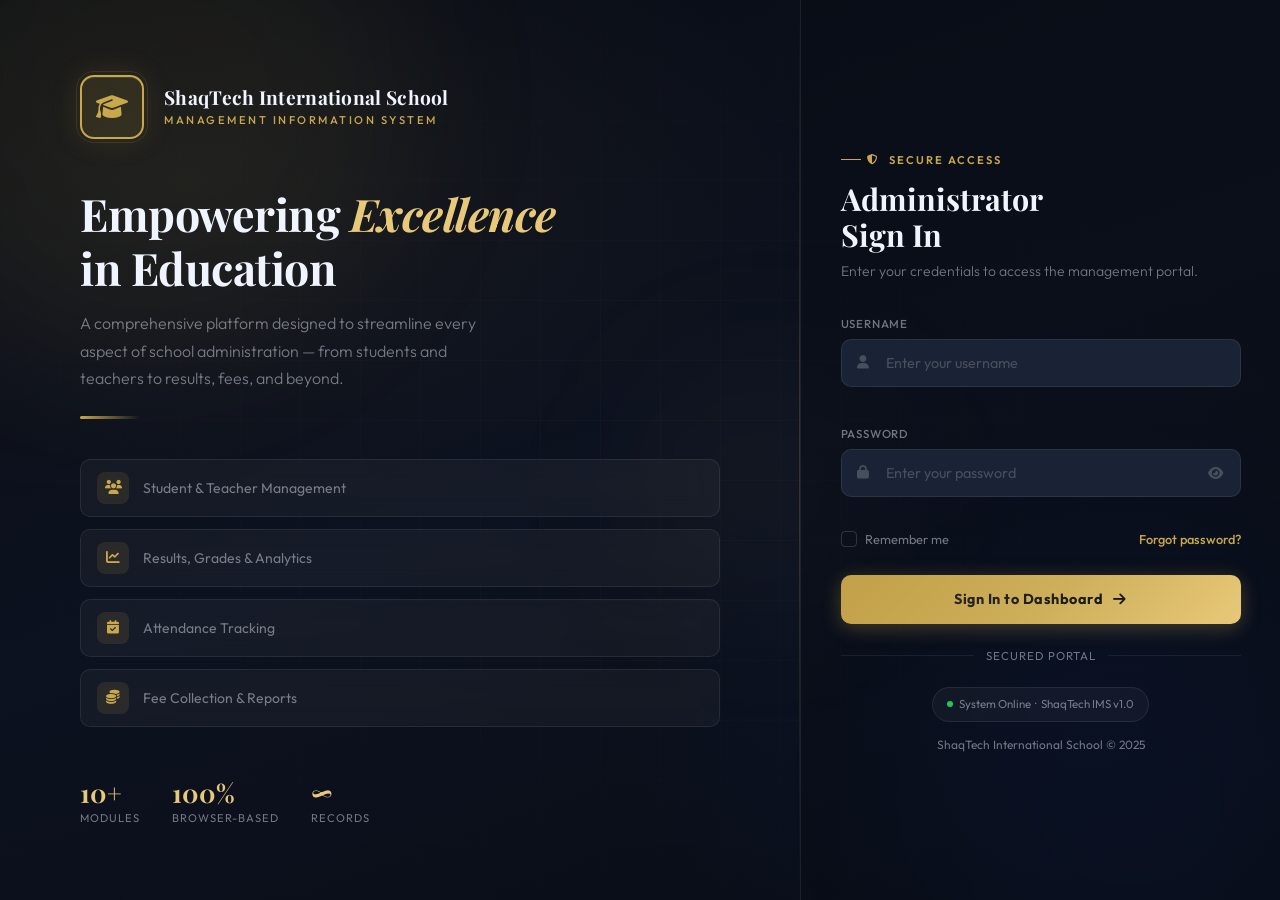
<file: reports.html>
<!DOCTYPE html>
<html lang="en">
<head>
  <meta charset="UTF-8"/>
  <meta name="viewport" content="width=device-width, initial-scale=1.0"/>
  <title>ShaqTech International School — Reports</title>
  <link rel="stylesheet" href="style.css"/>
  <link href="https://fonts.googleapis.com/css2?family=Syne:wght@400;600;700;800&family=DM+Sans:wght@300;400;500;600&display=swap" rel="stylesheet"/>
  <link rel="stylesheet" href="https://cdnjs.cloudflare.com/ajax/libs/font-awesome/6.5.0/css/all.min.css"/>
</head>
<body class="app-body">
  <aside class="sidebar" id="sidebar"></aside>
  <div class="main-wrap">
    <header class="topbar" id="topbar"></header>
    <main class="page-content">
      <div class="page-header">
        <div><h2>Reports</h2><span class="breadcrumb">Dashboard / Reports</span></div>
        <button class="btn-export" onclick="printReport()"><i class="fas fa-print"></i> Print Report</button>
      </div>

      <div id="reportContent">
        <!-- Summary Cards -->
        <div class="stats-grid" id="reportStats"></div>

        <!-- Reports Grid -->
        <div class="dashboard-grid" style="margin-top:1.5rem">
          <div class="dash-card">
            <div class="dash-card-header"><h3><i class="fas fa-user-graduate"></i> Students by Class</h3></div>
            <div class="dash-card-body">
              <table class="mini-table" id="studentsByClass">
                <thead><tr><th>Class</th><th>Students</th><th>Male</th><th>Female</th></tr></thead>
                <tbody></tbody>
              </table>
            </div>
          </div>

          <div class="dash-card">
            <div class="dash-card-header"><h3><i class="fas fa-chalkboard-teacher"></i> Teachers by Subject</h3></div>
            <div class="dash-card-body">
              <table class="mini-table" id="teachersBySubject">
                <thead><tr><th>Subject</th><th>Teacher</th></tr></thead>
                <tbody></tbody>
              </table>
            </div>
          </div>

          <div class="dash-card">
            <div class="dash-card-header"><h3><i class="fas fa-money-bill-wave"></i> Fee Collection by Term</h3></div>
            <div class="dash-card-body">
              <table class="mini-table" id="feeByTerm">
                <thead><tr><th>Term</th><th>Paid</th><th>Pending</th><th>Amount (GHS)</th></tr></thead>
                <tbody></tbody>
              </table>
            </div>
          </div>

          <div class="dash-card">
            <div class="dash-card-header"><h3><i class="fas fa-calendar-check"></i> Attendance Summary</h3></div>
            <div class="dash-card-body">
              <table class="mini-table" id="attSummary">
                <thead><tr><th>Class</th><th>Present</th><th>Absent</th><th>Rate</th></tr></thead>
                <tbody></tbody>
              </table>
            </div>
          </div>

          <div class="dash-card">
            <div class="dash-card-header"><h3><i class="fas fa-chart-line"></i> Grade Distribution</h3></div>
            <div class="dash-card-body">
              <div id="gradeDistribution" class="grade-dist"></div>
            </div>
          </div>

          <div class="dash-card">
            <div class="dash-card-header"><h3><i class="fas fa-trophy"></i> Top Performers</h3></div>
            <div class="dash-card-body">
              <table class="mini-table" id="topPerformers">
                <thead><tr><th>Rank</th><th>Student</th><th>Class</th><th>Avg</th></tr></thead>
                <tbody></tbody>
              </table>
            </div>
          </div>
        </div>
      </div>
    </main>
  </div>

  <script src="script.js"></script>
  <script>
    SMS.checkAuth(); SMS.applyTheme();
    SMS.renderSidebar('sidebar','reports');
    SMS.renderTopbar('topbar','Reports');

    function generateReports() {
      const students = SMS.getData('students');
      const teachers = SMS.getData('teachers');
      const classes = SMS.getData('classes');
      const subjects = SMS.getData('subjects');
      const fees = SMS.getData('fees');
      const attendance = SMS.getData('attendance');
      const results = SMS.getData('results');

      // Stats cards
      const stats = [
        { label:'Total Students', val: students.length, icon:'fa-user-graduate', color:'card-blue' },
        { label:'Total Teachers', val: teachers.length, icon:'fa-chalkboard-teacher', color:'card-green' },
        { label:'Total Classes', val: classes.length, icon:'fa-school', color:'card-orange' },
        { label:'Fee Records', val: fees.length, icon:'fa-receipt', color:'card-purple' },
      ];
      const statsGrid = document.getElementById('reportStats');
      stats.forEach(s => {
        statsGrid.innerHTML += `<div class="stat-card ${s.color}"><div class="stat-icon"><i class="fas ${s.icon}"></i></div><div class="stat-info"><div class="stat-number">${s.val}</div><div class="stat-label">${s.label}</div></div></div>`;
      });

      // Students by class
      const sbcTbody = document.querySelector('#studentsByClass tbody');
      classes.forEach(c => {
        const cls = students.filter(s => s.class === c.name);
        const male = cls.filter(s => s.gender === 'Male').length;
        const female = cls.filter(s => s.gender === 'Female').length;
        sbcTbody.innerHTML += `<tr><td>${c.name}</td><td><strong>${cls.length}</strong></td><td>${male}</td><td>${female}</td></tr>`;
      });

      // Teachers by subject
      const tbsTbody = document.querySelector('#teachersBySubject tbody');
      teachers.forEach(t => {
        tbsTbody.innerHTML += `<tr><td>${t.subject}</td><td>${t.name}</td></tr>`;
      });

      // Fee by term
      const terms = ['Term 1', 'Term 2', 'Term 3'];
      const fbtTbody = document.querySelector('#feeByTerm tbody');
      terms.forEach(term => {
        const tFees = fees.filter(f => f.term === term);
        const paid = tFees.filter(f => f.status==='Paid');
        const pending = tFees.filter(f => f.status==='Pending');
        const amount = paid.reduce((sum,f)=>sum+(parseFloat(f.amount)||0),0);
        fbtTbody.innerHTML += `<tr><td>${term}</td><td>${paid.length}</td><td>${pending.length}</td><td>GHS ${amount.toFixed(2)}</td></tr>`;
      });

      // Attendance summary
      const attTbody = document.querySelector('#attSummary tbody');
      classes.forEach(c => {
        const clsAtt = attendance.filter(a => a.class === c.name);
        const present = clsAtt.filter(a => a.status==='Present').length;
        const absent = clsAtt.filter(a => a.status==='Absent').length;
        const total = present + absent;
        const rate = total > 0 ? Math.round((present/total)*100) + '%' : 'N/A';
        attTbody.innerHTML += `<tr><td>${c.name}</td><td>${present}</td><td>${absent}</td><td><strong>${rate}</strong></td></tr>`;
      });

      // Grade distribution
      const gradeMap = {};
      results.forEach(r => { gradeMap[r.grade] = (gradeMap[r.grade]||0)+1; });
      const gradeColors = { A:'#10b981', B:'#3b82f6', C:'#f59e0b', D:'#f97316', F:'#ef4444' };
      const maxVal = Math.max(...Object.values(gradeMap), 1);
      const gradeDist = document.getElementById('gradeDistribution');
      ['A','B','C','D','F'].forEach(g => {
        const count = gradeMap[g] || 0;
        const pct = Math.round((count/maxVal)*100);
        gradeDist.innerHTML += `
          <div class="grade-dist-row">
            <span class="grade-dist-label">${g}</span>
            <div class="grade-dist-bar-wrap"><div class="grade-dist-bar" style="width:${pct}%;background:${gradeColors[g]||'#3b82f6'}"></div></div>
            <span class="grade-dist-count">${count}</span>
          </div>`;
      });

      // Top performers
      const sorted = [...results].sort((a,b)=>parseFloat(b.average)-parseFloat(a.average)).slice(0,5);
      const tpTbody = document.querySelector('#topPerformers tbody');
      sorted.forEach((r, i) => {
        tpTbody.innerHTML += `<tr><td>${['🥇','🥈','🥉','4th','5th'][i]}</td><td>${r.studentName}</td><td>${r.class}</td><td><span class="grade-badge grade-${r.grade}">${r.average}</span></td></tr>`;
      });
      if (!sorted.length) tpTbody.innerHTML = '<tr><td colspan="4" style="text-align:center;color:var(--text-muted)">No results data</td></tr>';
    }

    function printReport() {
      window.print();
    }

    generateReports();
  </script>
</body>
</html>
</file>
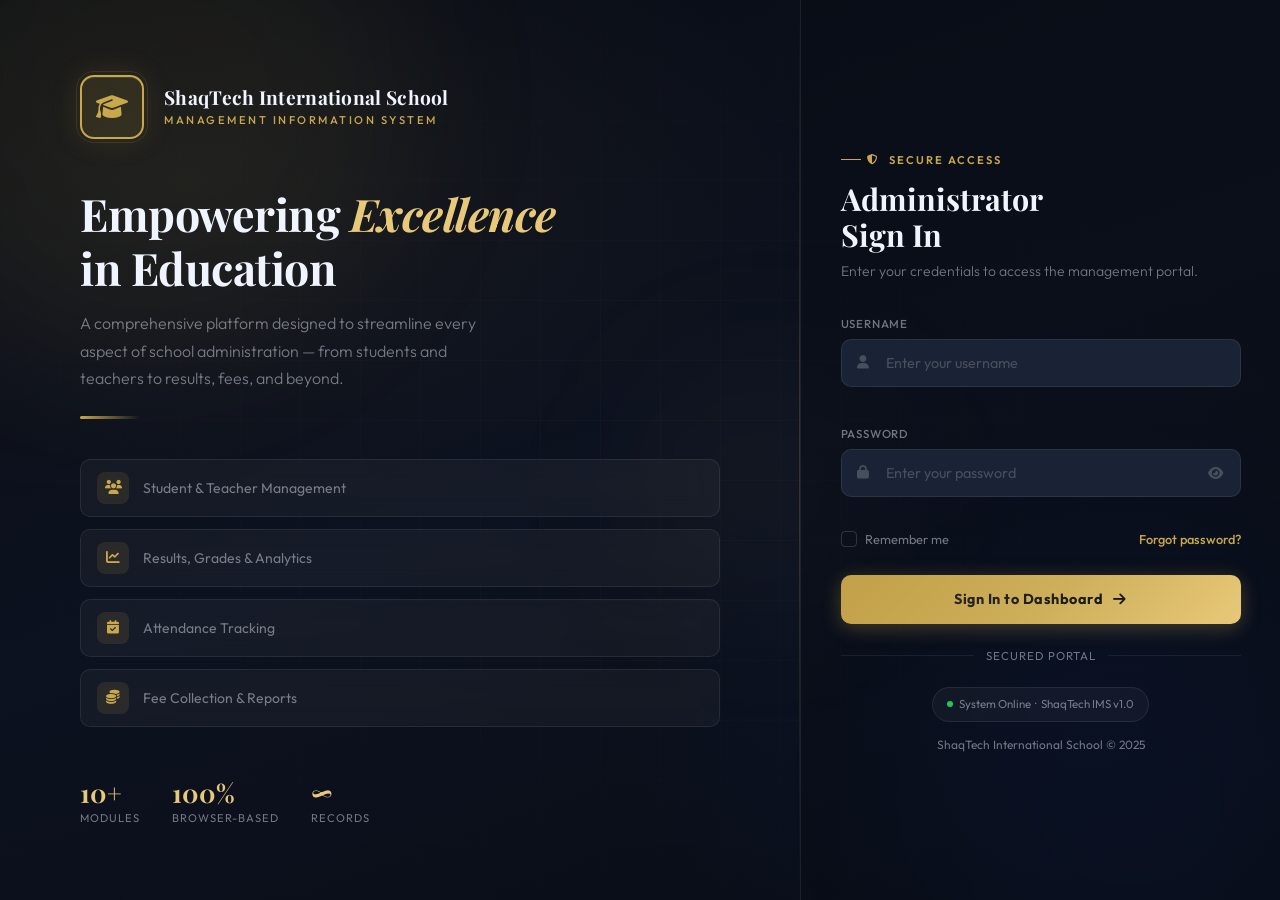
<file: results.html>
<!DOCTYPE html>
<html lang="en">
<head>
  <meta charset="UTF-8"/>
  <meta name="viewport" content="width=device-width, initial-scale=1.0"/>
  <title>ShaqTech International School — Results</title>
  <link rel="stylesheet" href="style.css"/>
  <link href="https://fonts.googleapis.com/css2?family=Syne:wght@400;600;700;800&family=DM+Sans:wght@300;400;500;600&display=swap" rel="stylesheet"/>
  <link rel="stylesheet" href="https://cdnjs.cloudflare.com/ajax/libs/font-awesome/6.5.0/css/all.min.css"/>
</head>
<body class="app-body">

  <aside class="sidebar" id="sidebar"></aside>

  <div class="main-wrap">
    <header class="topbar" id="topbar"></header>

    <main class="page-content">

      <div class="page-header">
        <div>
          <h2>Results Management</h2>
          <span class="breadcrumb">Dashboard / Results</span>
        </div>
        <div class="page-header-actions">
          <button class="btn-export" onclick="printResults()"><i class="fas fa-print"></i> Print Results</button>
          <button class="btn-export" onclick="SMS.exportCSV('results')"><i class="fas fa-download"></i> Export CSV</button>
          <button class="btn-primary" onclick="openResultModal()"><i class="fas fa-plus"></i> Enter Result</button>
        </div>
      </div>

      <div class="filter-bar">
        <div class="search-wrap">
          <i class="fas fa-search"></i>
          <input type="text" id="resultSearch" placeholder="Search by student name or ID..." oninput="renderResults()"/>
        </div>
        <select id="resultClassFilter" onchange="renderResults()">
          <option value="">All Classes</option>
        </select>
        <select id="resultTermFilter" onchange="renderResults()">
          <option value="">All Terms</option>
          <option>Term 1</option><option>Term 2</option><option>Term 3</option>
        </select>
        <select id="resultGradeFilter" onchange="renderResults()">
          <option value="">All Grades</option>
          <option>A</option><option>B</option><option>C</option><option>D</option><option>F</option>
        </select>
      </div>

      <div class="table-card">
        <table class="data-table" id="resultsTable">
          <thead>
            <tr>
              <th>#</th><th>Student ID</th><th>Name</th><th>Class</th>
              <th>Term</th><th>Year</th><th>Subjects</th>
              <th>Total</th><th>Average</th><th>Grade</th><th>Remark</th><th>Actions</th>
            </tr>
          </thead>
          <tbody id="resultsTbody"></tbody>
        </table>
        <div id="resultsEmpty" class="empty-state" style="display:none">
          <i class="fas fa-chart-line"></i>
          <p>No results found. Click "Enter Result" to add one.</p>
        </div>
        <div class="table-footer"><span id="resultCount">0 records</span></div>
      </div>

    </main>
  </div>


  <!-- ENTER RESULT MODAL -->
  <div class="modal-overlay" id="resultModal">
    <div class="modal modal-lg">
      <div class="modal-header">
        <h3 id="resultModalTitle"><i class="fas fa-chart-line" style="color:var(--primary-light)"></i> Enter Student Result</h3>
        <button class="modal-close" onclick="closeResultModal()"><i class="fas fa-times"></i></button>
      </div>
      <div class="modal-body">
        <div class="form-row">
          <div class="form-group">
            <label>Student <span style="color:var(--danger)">*</span></label>
            <select id="rStudent" onchange="onStudentChange()">
              <option value="">-- Select student --</option>
            </select>
            <span class="err-msg" id="rStudentErr"></span>
          </div>
          <div class="form-group">
            <label>Term <span style="color:var(--danger)">*</span></label>
            <select id="rTerm">
              <option value="">-- Select term --</option>
              <option>Term 1</option><option>Term 2</option><option>Term 3</option>
            </select>
            <span class="err-msg" id="rTermErr"></span>
          </div>
          <div class="form-group">
            <label>Academic Year</label>
            <input type="text" id="rYear" placeholder="e.g. 2024/2025"/>
          </div>
        </div>

        <div id="scoresSection" style="display:none">
          <h4 style="margin:1rem 0 0.5rem;color:var(--text-primary);font-size:0.9rem;display:flex;align-items:center;gap:0.5rem">
            <i class="fas fa-pen" style="color:var(--primary-light)"></i> Subject Scores <small style="font-weight:400;color:var(--text-muted)">(0 – 100)</small>
          </h4>
          <div id="scoreInputs" class="score-grid"></div>
          <div class="result-summary-box">
            <div class="res-sum-item"><span>Total</span><strong id="rTotal">0</strong></div>
            <div class="res-sum-item"><span>Average</span><strong id="rAverage">0.00</strong></div>
            <div class="res-sum-item"><span>Grade</span><strong id="rGrade" class="grade-badge">--</strong></div>
            <div class="res-sum-item"><span>Remark</span><strong id="rRemark" style="color:var(--text-secondary)">--</strong></div>
          </div>
        </div>

        <div id="scoresPlaceholder" class="empty-state small">
          <i class="fas fa-user-graduate"></i>
          <p>Select a student above to load their subjects.</p>
        </div>
      </div>
      <div class="modal-footer">
        <button class="btn-secondary" onclick="closeResultModal()"><i class="fas fa-times"></i> Cancel</button>
        <button class="btn-primary" onclick="saveResult()"><i class="fas fa-save"></i> Save Result</button>
      </div>
    </div>
  </div>


  <!-- VIEW RESULT MODAL -->
  <div class="modal-overlay" id="viewModal">
    <div class="modal modal-lg">
      <div class="modal-header">
        <h3 id="viewModalTitle"><i class="fas fa-eye" style="color:var(--primary-light)"></i> Result Details</h3>
        <button class="modal-close" onclick="closeViewModal()"><i class="fas fa-times"></i></button>
      </div>
      <div class="modal-body" id="viewModalBody"></div>
      <div class="modal-footer">
        <button class="btn-secondary" onclick="closeViewModal()">Close</button>
        <button class="btn-primary" onclick="printViewedResult()"><i class="fas fa-print"></i> Print</button>
      </div>
    </div>
  </div>


  <!-- DELETE CONFIRM MODAL -->
  <div class="modal-overlay" id="deleteModal">
    <div class="modal modal-sm">
      <div class="modal-header">
        <h3><i class="fas fa-exclamation-triangle" style="color:var(--danger)"></i> Confirm Delete</h3>
        <button class="modal-close" onclick="closeDeleteModal()"><i class="fas fa-times"></i></button>
      </div>
      <div class="modal-body">
        <p>Are you sure you want to delete this result record? This action <strong>cannot be undone</strong>.</p>
      </div>
      <div class="modal-footer">
        <button class="btn-secondary" onclick="closeDeleteModal()"><i class="fas fa-times"></i> Cancel</button>
        <button class="btn-danger" id="confirmDeleteBtn"><i class="fas fa-trash"></i> Delete</button>
      </div>
    </div>
  </div>


  <script src="script.js"></script>
  <script>

    SMS.checkAuth();
    SMS.applyTheme();
    SMS.renderSidebar('sidebar', 'results');
    SMS.renderTopbar('topbar', 'Results Management');

    // Populate class filter
    SMS.getData('classes').forEach(function(c) {
      var opt = document.createElement('option');
      opt.value = c.name; opt.textContent = c.name;
      document.getElementById('resultClassFilter').appendChild(opt);
    });

    // Populate student select
    SMS.getData('students').forEach(function(s) {
      var opt = document.createElement('option');
      opt.value = s.id;
      opt.textContent = s.name + ' (' + s.id + ' — ' + s.class + ')';
      document.getElementById('rStudent').appendChild(opt);
    });


    /* ── Student change: load subjects ── */
    function onStudentChange() {
      var sId = document.getElementById('rStudent').value;
      var section = document.getElementById('scoresSection');
      var placeholder = document.getElementById('scoresPlaceholder');

      if (!sId) {
        section.style.display = 'none';
        placeholder.style.display = 'flex';
        return;
      }

      var student = SMS.getData('students').find(function(s) { return s.id === sId; });
      if (!student) return;

      var subjects = SMS.getData('subjects').filter(function(s) {
        return (s.classes || []).indexOf(student.class) > -1;
      });

      if (!subjects.length) {
        SMS.toast('No subjects assigned to ' + student.class + '. Go to Subjects to assign some.', 'warning');
        section.style.display = 'none';
        placeholder.style.display = 'flex';
        return;
      }

      var grid = document.getElementById('scoreInputs');
      grid.innerHTML = '';
      subjects.forEach(function(subj) {
        var div = document.createElement('div');
        div.className = 'score-input-item';
        div.innerHTML =
          '<label>' + subj.name + '</label>' +
          '<input type="number" min="0" max="100" step="0.5" placeholder="0 - 100" ' +
          'data-subject="' + subj.name + '" oninput="recalculate()" class="score-field"/>';
        grid.appendChild(div);
      });

      section.style.display = 'block';
      placeholder.style.display = 'none';
      recalculate();
    }


    /* ── Recalculate totals live ── */
    function recalculate() {
      var inputs = document.querySelectorAll('.score-field');
      var total = 0, count = 0;
      inputs.forEach(function(inp) {
        var v = parseFloat(inp.value);
        if (!isNaN(v)) {
          total += Math.min(100, Math.max(0, v));
          count++;
        }
      });
      var avg = count > 0 ? (total / count) : 0;
      document.getElementById('rTotal').textContent = total.toFixed(0);
      document.getElementById('rAverage').textContent = avg.toFixed(2);
      var g = SMS.calcGrade(avg);
      var badge = document.getElementById('rGrade');
      badge.textContent = g.grade;
      badge.className = 'grade-badge grade-' + g.grade;
      document.getElementById('rRemark').textContent = g.remark;
    }


    /* ── Render table ── */
    function renderResults() {
      var search = document.getElementById('resultSearch').value.toLowerCase().trim();
      var cls    = document.getElementById('resultClassFilter').value;
      var term   = document.getElementById('resultTermFilter').value;
      var grade  = document.getElementById('resultGradeFilter').value;

      var allData = SMS.getData('results');
      var data    = allData.slice(); // copy

      if (search) data = data.filter(function(r) {
        return r.studentName.toLowerCase().indexOf(search) > -1 ||
               r.studentId.toLowerCase().indexOf(search) > -1;
      });
      if (cls)   data = data.filter(function(r) { return r.class === cls; });
      if (term)  data = data.filter(function(r) { return r.term === term; });
      if (grade) data = data.filter(function(r) { return r.grade === grade; });

      var tbody = document.getElementById('resultsTbody');
      tbody.innerHTML = '';
      document.getElementById('resultsEmpty').style.display = data.length ? 'none' : 'flex';
      document.getElementById('resultCount').textContent = data.length + ' record(s)';

      data.forEach(function(r, i) {
        // Find real index in full unfiltered array
        var realIdx = allData.findIndex(function(x) {
          return x.studentId === r.studentId && x.term === r.term && x.year === r.year;
        });

        var tr = document.createElement('tr');
        tr.innerHTML =
          '<td>' + (i + 1) + '</td>' +
          '<td><span class="id-badge">' + r.studentId + '</span></td>' +
          '<td><div class="name-cell"><div class="avatar-sm">' + r.studentName.charAt(0) + '</div>' + r.studentName + '</div></td>' +
          '<td>' + r.class + '</td>' +
          '<td>' + r.term + '</td>' +
          '<td>' + (r.year || '—') + '</td>' +
          '<td>' + Object.keys(r.scores || {}).length + ' subjects</td>' +
          '<td><strong>' + r.total + '</strong></td>' +
          '<td>' + r.average + '%</td>' +
          '<td><span class="grade-badge grade-' + r.grade + '">' + r.grade + '</span></td>' +
          '<td style="color:var(--text-secondary);font-size:0.8rem">' + (r.remark || '—') + '</td>' +
          '<td class="action-btns">' +
            '<button class="btn-edit" title="View" onclick="viewResult(' + realIdx + ')"><i class="fas fa-eye"></i></button>' +
            '<button class="btn-del" title="Delete" onclick="confirmDelete(' + realIdx + ')"><i class="fas fa-trash"></i></button>' +
          '</td>';
        tbody.appendChild(tr);
      });
    }


    /* ── Open modal ── */
    function openResultModal() {
      document.getElementById('rStudent').value = '';
      document.getElementById('rTerm').value = '';
      document.getElementById('rYear').value = '';
      document.getElementById('rStudentErr').textContent = '';
      document.getElementById('rTermErr').textContent = '';
      document.getElementById('scoresSection').style.display = 'none';
      document.getElementById('scoresPlaceholder').style.display = 'flex';
      document.getElementById('scoreInputs').innerHTML = '';
      document.getElementById('resultModal').classList.add('active');
    }

    function closeResultModal() {
      document.getElementById('resultModal').classList.remove('active');
    }


    /* ── Save result ── */
    function saveResult() {
      var valid = true;

      if (!document.getElementById('rStudent').value) {
        document.getElementById('rStudentErr').textContent = 'Please select a student.';
        valid = false;
      } else {
        document.getElementById('rStudentErr').textContent = '';
      }

      if (!document.getElementById('rTerm').value) {
        document.getElementById('rTermErr').textContent = 'Please select a term.';
        valid = false;
      } else {
        document.getElementById('rTermErr').textContent = '';
      }

      if (document.getElementById('scoresSection').style.display === 'none') {
        SMS.toast('Please select a student with subjects assigned to their class.', 'warning');
        return;
      }

      if (!valid) return;

      var sId     = document.getElementById('rStudent').value;
      var term    = document.getElementById('rTerm').value;
      var year    = document.getElementById('rYear').value.trim();
      var student = SMS.getData('students').find(function(s) { return s.id === sId; });

      var scores = {};
      document.querySelectorAll('.score-field').forEach(function(inp) {
        scores[inp.dataset.subject] = parseFloat(inp.value) || 0;
      });

      var values = Object.values(scores);
      var total  = values.reduce(function(a, b) { return a + b; }, 0);
      var avg    = values.length ? (total / values.length).toFixed(2) : '0.00';
      var g      = SMS.calcGrade(parseFloat(avg));

      var record = {
        studentId:   sId,
        studentName: student.name,
        class:       student.class,
        term:        term,
        year:        year,
        scores:      scores,
        total:       total.toFixed(0),
        average:     avg,
        grade:       g.grade,
        remark:      g.remark
      };

      var existing = SMS.getData('results');
      var dupIdx = existing.findIndex(function(r) {
        return r.studentId === sId && r.term === term && r.year === year;
      });

      if (dupIdx > -1) {
        existing[dupIdx] = record;
        SMS.setData('results', existing);
        SMS.toast('Result updated (existing record overwritten).', 'info');
      } else {
        existing.push(record);
        SMS.setData('results', existing);
        SMS.toast('Result saved successfully!');
      }

      closeResultModal();
      renderResults();
    }


    /* ── View result in modal ── */
    function viewResult(idx) {
      var r = SMS.getData('results')[idx];
      if (!r) { SMS.toast('Record not found.', 'error'); return; }

      var rows = Object.entries(r.scores || {}).map(function(entry) {
        var subj  = entry[0];
        var score = entry[1];
        var clr   = score >= 80 ? 'var(--success)' : score >= 60 ? 'var(--warning)' : 'var(--danger)';
        return '<tr>' +
          '<td>' + subj + '</td>' +
          '<td><strong style="color:' + clr + '">' + score + '</strong> / 100</td>' +
          '<td><div style="height:8px;background:var(--border);border-radius:99px;min-width:80px;overflow:hidden">' +
            '<div style="height:100%;width:' + score + '%;background:' + clr + ';border-radius:99px"></div>' +
          '</div></td>' +
        '</tr>';
      }).join('');

      document.getElementById('viewModalTitle').innerHTML =
        '<i class="fas fa-eye" style="color:var(--primary-light)"></i> ' + r.studentName + ' — ' + r.term;

      document.getElementById('viewModalBody').innerHTML =
        '<div style="display:grid;grid-template-columns:1fr 1fr;gap:0.5rem 1.5rem;margin-bottom:1.25rem;font-size:0.875rem">' +
          '<div><span style="color:var(--text-muted);font-size:0.75rem;display:block">Student ID</span><strong>' + r.studentId + '</strong></div>' +
          '<div><span style="color:var(--text-muted);font-size:0.75rem;display:block">Full Name</span><strong>' + r.studentName + '</strong></div>' +
          '<div><span style="color:var(--text-muted);font-size:0.75rem;display:block">Class</span><strong>' + r.class + '</strong></div>' +
          '<div><span style="color:var(--text-muted);font-size:0.75rem;display:block">Term / Year</span><strong>' + r.term + (r.year ? ' (' + r.year + ')' : '') + '</strong></div>' +
        '</div>' +
        '<table class="data-table">' +
          '<thead><tr><th>Subject</th><th>Score</th><th>Performance</th></tr></thead>' +
          '<tbody>' + rows + '</tbody>' +
        '</table>' +
        '<div class="result-summary-box" style="margin-top:1rem">' +
          '<div class="res-sum-item"><span>Total</span><strong>' + r.total + '</strong></div>' +
          '<div class="res-sum-item"><span>Average</span><strong>' + r.average + '%</strong></div>' +
          '<div class="res-sum-item"><span>Grade</span><strong class="grade-badge grade-' + r.grade + '">' + r.grade + '</strong></div>' +
          '<div class="res-sum-item"><span>Remark</span><strong style="color:var(--text-secondary)">' + r.remark + '</strong></div>' +
        '</div>';

      document.getElementById('viewModal').dataset.idx = idx;
      document.getElementById('viewModal').classList.add('active');
    }

    function closeViewModal() {
      document.getElementById('viewModal').classList.remove('active');
    }

    function printViewedResult() {
      var idx = parseInt(document.getElementById('viewModal').dataset.idx);
      var r   = SMS.getData('results')[idx];
      if (!r) return;

      var rows = Object.entries(r.scores || {}).map(function(e) {
        return '<tr><td>' + e[0] + '</td><td>' + e[1] + ' / 100</td></tr>';
      }).join('');

      var win = window.open('', '_blank');
      win.document.write(
        '<!DOCTYPE html><html><head><title>Result — ' + r.studentName + '</title>' +
        '<style>body{font-family:Arial,sans-serif;padding:2rem;max-width:700px;margin:0 auto;color:#111}' +
        'h2{color:#1d4ed8;margin-bottom:0.5rem}.meta{display:grid;grid-template-columns:1fr 1fr;gap:0.5rem;margin-bottom:1.5rem}' +
        '.meta span{color:#666;font-size:0.75rem;display:block}table{width:100%;border-collapse:collapse;margin-bottom:1.5rem}' +
        'th,td{border:1px solid #ddd;padding:8px 12px;text-align:left}th{background:#f1f5f9;font-weight:600}' +
        '.summary{display:flex;gap:2rem;background:#f8fafc;padding:1rem 1.5rem;border-radius:8px;border:1px solid #e2e8f0}' +
        '.s-item span{font-size:0.75rem;color:#666;display:block}.grade{color:#1d4ed8;font-size:1.4rem;font-weight:800}' +
        '@media print{button{display:none}}</style></head><body>' +
        '<h2>ShaqTech International School — Student Result Sheet</h2>' +
        '<div class="meta">' +
          '<div><span>Student Name</span><strong>' + r.studentName + '</strong></div>' +
          '<div><span>Student ID</span><strong>' + r.studentId + '</strong></div>' +
          '<div><span>Class</span><strong>' + r.class + '</strong></div>' +
          '<div><span>Term / Year</span><strong>' + r.term + (r.year ? ' (' + r.year + ')' : '') + '</strong></div>' +
        '</div>' +
        '<table><thead><tr><th>Subject</th><th>Score</th></tr></thead><tbody>' + rows + '</tbody></table>' +
        '<div class="summary">' +
          '<div class="s-item"><span>Total</span><strong>' + r.total + '</strong></div>' +
          '<div class="s-item"><span>Average</span><strong>' + r.average + '%</strong></div>' +
          '<div class="s-item"><span>Grade</span><strong class="grade">' + r.grade + '</strong></div>' +
          '<div class="s-item"><span>Remark</span><strong>' + r.remark + '</strong></div>' +
        '</div><br>' +
        '<button onclick="window.print()">Print / Save as PDF</button>' +
        '</body></html>'
      );
      win.document.close();
    }


    /* ── Delete ── */
    function confirmDelete(idx) {
      document.getElementById('deleteModal').classList.add('active');
      document.getElementById('confirmDeleteBtn').onclick = function() {
        var results = SMS.getData('results');
        if (idx < 0 || idx >= results.length) {
          SMS.toast('Record not found.', 'error');
          closeDeleteModal();
          return;
        }
        results.splice(idx, 1);
        SMS.setData('results', results);
        closeDeleteModal();
        renderResults();
        SMS.toast('Result deleted.', 'warning');
      };
    }

    function closeDeleteModal() {
      document.getElementById('deleteModal').classList.remove('active');
    }


    /* ── Print all results ── */
    function printResults() {
      var data = SMS.getData('results');
      var rows = data.map(function(r, i) {
        return '<tr>' +
          '<td>' + (i + 1) + '</td><td>' + r.studentId + '</td><td>' + r.studentName + '</td>' +
          '<td>' + r.class + '</td><td>' + r.term + '</td><td>' + (r.year || '—') + '</td>' +
          '<td>' + r.total + '</td><td>' + r.average + '%</td>' +
          '<td><strong>' + r.grade + '</strong></td><td>' + r.remark + '</td>' +
        '</tr>';
      }).join('');

      var win = window.open('', '_blank');
      win.document.write(
        '<!DOCTYPE html><html><head><title>Results Report — ShaqTech International School</title>' +
        '<style>body{font-family:Arial,sans-serif;padding:2rem;color:#111}' +
        'h2{color:#1d4ed8;margin-bottom:1rem}' +
        'table{width:100%;border-collapse:collapse}' +
        'th,td{border:1px solid #ddd;padding:7px 10px;text-align:left;font-size:0.82rem}' +
        'th{background:#f1f5f9;font-weight:600}tr:nth-child(even){background:#f8fafc}' +
        '.meta{color:#666;font-size:0.82rem;margin-bottom:1rem}' +
        '@media print{button{display:none}}</style></head><body>' +
        '<h2>Results Report — ShaqTech International School</h2>' +
        '<p class="meta">Generated: ' + new Date().toLocaleString() + ' &nbsp;|&nbsp; Total records: ' + data.length + '</p>' +
        '<table><thead><tr>' +
          '<th>#</th><th>Student ID</th><th>Name</th><th>Class</th>' +
          '<th>Term</th><th>Year</th><th>Total</th><th>Average</th>' +
          '<th>Grade</th><th>Remark</th>' +
        '</tr></thead><tbody>' + rows + '</tbody></table><br>' +
        '<button onclick="window.print()">Print / Save as PDF</button>' +
        '</body></html>'
      );
      win.document.close();
    }


    /* ── Initial load ── */
    renderResults();

  </script>
</body>
</html>
</file>
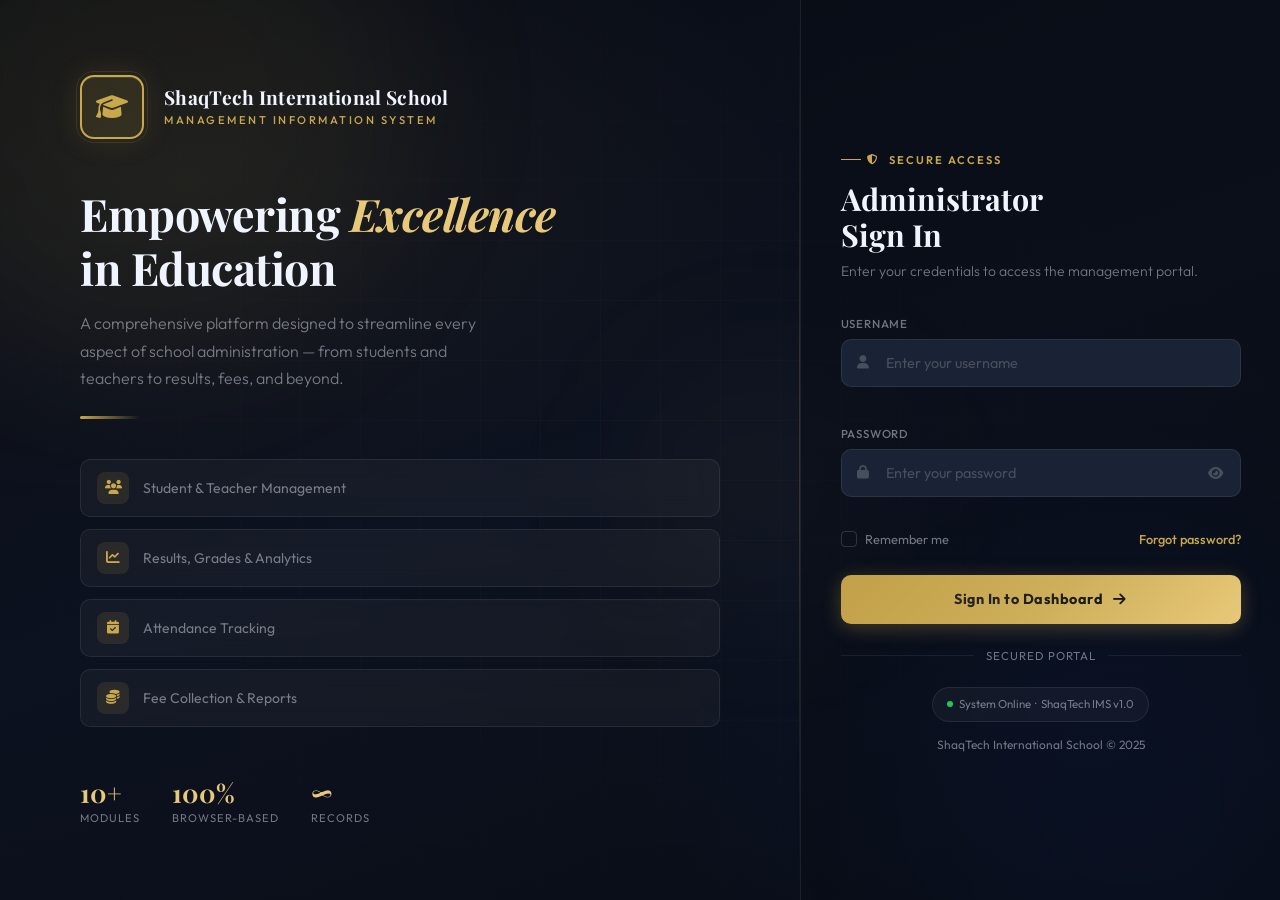
<file: students.html>
<!DOCTYPE html>
<html lang="en">
<head>
  <meta charset="UTF-8"/>
  <meta name="viewport" content="width=device-width, initial-scale=1.0"/>
  <title>ShaqTech International School — Students</title>
  <link rel="stylesheet" href="style.css"/>
  <link href="https://fonts.googleapis.com/css2?family=Syne:wght@400;600;700;800&family=DM+Sans:wght@300;400;500;600&display=swap" rel="stylesheet"/>
  <link rel="stylesheet" href="https://cdnjs.cloudflare.com/ajax/libs/font-awesome/6.5.0/css/all.min.css"/>
</head>
<body class="app-body">

  <aside class="sidebar" id="sidebar"></aside>
  <div class="main-wrap">
    <header class="topbar" id="topbar"></header>

    <main class="page-content">
      <div class="page-header">
        <div>
          <h2>Student Management</h2>
          <span class="breadcrumb">Dashboard / Students</span>
        </div>
        <div class="page-header-actions">
          <button class="btn-export" onclick="SMS.exportCSV('students')"><i class="fas fa-download"></i> Export CSV</button>
          <button class="btn-primary" onclick="openStudentModal()"><i class="fas fa-plus"></i> Add Student</button>
        </div>
      </div>

      <!-- Search & Filter -->
      <div class="filter-bar">
        <div class="search-wrap">
          <i class="fas fa-search"></i>
          <input type="text" id="studentSearch" placeholder="Search by name or ID..." oninput="renderStudents()"/>
        </div>
        <select id="classFilter" onchange="renderStudents()">
          <option value="">All Classes</option>
        </select>
        <select id="genderFilter" onchange="renderStudents()">
          <option value="">All Genders</option>
          <option value="Male">Male</option>
          <option value="Female">Female</option>
        </select>
      </div>

      <!-- Table -->
      <div class="table-card">
        <table class="data-table" id="studentsTable">
          <thead>
            <tr>
              <th>Student ID</th><th>Full Name</th><th>Gender</th><th>Class</th>
              <th>Date of Birth</th><th>Parent Contact</th><th>Actions</th>
            </tr>
          </thead>
          <tbody id="studentsTbody"></tbody>
        </table>
        <div id="studentsEmpty" class="empty-state" style="display:none">
          <i class="fas fa-user-graduate"></i><p>No students found.</p>
        </div>
        <div class="table-footer">
          <span id="studentCount">0 records</span>
        </div>
      </div>
    </main>
  </div>

  <!-- Modal -->
  <div class="modal-overlay" id="studentModal">
    <div class="modal">
      <div class="modal-header">
        <h3 id="studentModalTitle">Add New Student</h3>
        <button class="modal-close" onclick="closeStudentModal()"><i class="fas fa-times"></i></button>
      </div>
      <div class="modal-body">
        <form id="studentForm" novalidate>
          <input type="hidden" id="studentEditId"/>
          <div class="form-row">
            <div class="form-group">
              <label>Student ID *</label>
              <input type="text" id="sId" placeholder="e.g. STU001"/>
              <span class="err-msg" id="sIdErr"></span>
            </div>
            <div class="form-group">
              <label>Full Name *</label>
              <input type="text" id="sName" placeholder="Full name"/>
              <span class="err-msg" id="sNameErr"></span>
            </div>
          </div>
          <div class="form-row">
            <div class="form-group">
              <label>Gender *</label>
              <select id="sGender">
                <option value="">Select gender</option>
                <option>Male</option><option>Female</option>
              </select>
              <span class="err-msg" id="sGenderErr"></span>
            </div>
            <div class="form-group">
              <label>Class *</label>
              <select id="sClass">
                <option value="">Select class</option>
              </select>
              <span class="err-msg" id="sClassErr"></span>
            </div>
          </div>
          <div class="form-row">
            <div class="form-group">
              <label>Date of Birth *</label>
              <input type="date" id="sDob"/>
              <span class="err-msg" id="sDobErr"></span>
            </div>
            <div class="form-group">
              <label>Parent Contact *</label>
              <input type="text" id="sContact" placeholder="Phone number"/>
              <span class="err-msg" id="sContactErr"></span>
            </div>
          </div>
        </form>
      </div>
      <div class="modal-footer">
        <button class="btn-secondary" onclick="closeStudentModal()">Cancel</button>
        <button class="btn-primary" onclick="saveStudent()"><i class="fas fa-save"></i> Save Student</button>
      </div>
    </div>
  </div>

  <!-- Delete Confirm Modal -->
  <div class="modal-overlay" id="deleteModal">
    <div class="modal modal-sm">
      <div class="modal-header">
        <h3><i class="fas fa-exclamation-triangle" style="color:var(--danger)"></i> Confirm Delete</h3>
        <button class="modal-close" onclick="closeDeleteModal()"><i class="fas fa-times"></i></button>
      </div>
      <div class="modal-body">
        <p>Are you sure you want to delete this student? This action cannot be undone.</p>
      </div>
      <div class="modal-footer">
        <button class="btn-secondary" onclick="closeDeleteModal()">Cancel</button>
        <button class="btn-danger" id="confirmDeleteBtn"><i class="fas fa-trash"></i> Delete</button>
      </div>
    </div>
  </div>

  <script src="script.js"></script>
  <script>
    SMS.checkAuth();
    SMS.applyTheme();
    SMS.renderSidebar('sidebar', 'students');
    SMS.renderTopbar('topbar', 'Student Management');

    // Populate class dropdown
    const classes = SMS.getData('classes');
    const classSelects = [document.getElementById('sClass'), document.getElementById('classFilter')];
    classSelects.forEach(sel => {
      classes.forEach(c => {
        const opt = document.createElement('option');
        opt.value = c.name;
        opt.textContent = c.name;
        sel.appendChild(opt);
      });
    });

    function renderStudents() {
      const search = document.getElementById('studentSearch').value.toLowerCase();
      const cls = document.getElementById('classFilter').value;
      const gender = document.getElementById('genderFilter').value;
      let data = SMS.getData('students');

      if (search) data = data.filter(s => s.name.toLowerCase().includes(search) || s.id.toLowerCase().includes(search));
      if (cls) data = data.filter(s => s.class === cls);
      if (gender) data = data.filter(s => s.gender === gender);

      const tbody = document.getElementById('studentsTbody');
      tbody.innerHTML = '';
      document.getElementById('studentsEmpty').style.display = data.length ? 'none' : 'flex';
      document.getElementById('studentCount').textContent = data.length + ' record(s)';

      data.forEach(s => {
        const tr = document.createElement('tr');
        tr.innerHTML = `
          <td><span class="id-badge">${s.id}</span></td>
          <td><div class="name-cell"><div class="avatar-sm">${s.name[0]}</div>${s.name}</div></td>
          <td><span class="gender-badge ${s.gender.toLowerCase()}">${s.gender}</span></td>
          <td>${s.class}</td>
          <td>${s.dob}</td>
          <td>${s.contact}</td>
          <td class="action-btns">
            <button class="btn-edit" onclick="editStudent('${s.id}')"><i class="fas fa-edit"></i></button>
            <button class="btn-del" onclick="confirmDelete('${s.id}')"><i class="fas fa-trash"></i></button>
          </td>`;
        tbody.appendChild(tr);
      });
    }

    function openStudentModal(editId = null) {
      document.getElementById('studentForm').reset();
      clearErrors(['sId','sName','sGender','sClass','sDob','sContact']);
      document.getElementById('studentEditId').value = editId || '';
      document.getElementById('studentModalTitle').textContent = editId ? 'Edit Student' : 'Add New Student';
      if (editId) {
        const s = SMS.getData('students').find(x => x.id === editId);
        if (s) {
          document.getElementById('sId').value = s.id;
          document.getElementById('sId').disabled = true;
          document.getElementById('sName').value = s.name;
          document.getElementById('sGender').value = s.gender;
          document.getElementById('sClass').value = s.class;
          document.getElementById('sDob').value = s.dob;
          document.getElementById('sContact').value = s.contact;
        }
      } else {
        document.getElementById('sId').disabled = false;
        document.getElementById('sId').value = SMS.generateId('STU', 'students');
      }
      document.getElementById('studentModal').classList.add('active');
    }

    function editStudent(id) { openStudentModal(id); }

    function closeStudentModal() {
      document.getElementById('studentModal').classList.remove('active');
      document.getElementById('sId').disabled = false;
    }

    function saveStudent() {
      const fields = [
        {id:'sId', errId:'sIdErr', label:'Student ID'},
        {id:'sName', errId:'sNameErr', label:'Full Name'},
        {id:'sGender', errId:'sGenderErr', label:'Gender'},
        {id:'sClass', errId:'sClassErr', label:'Class'},
        {id:'sDob', errId:'sDobErr', label:'Date of Birth'},
        {id:'sContact', errId:'sContactErr', label:'Parent Contact'},
      ];
      let valid = true;
      clearErrors(['sId','sName','sGender','sClass','sDob','sContact']);
      fields.forEach(f => {
        if (!document.getElementById(f.id).value.trim()) {
          document.getElementById(f.errId).textContent = f.label + ' is required.';
          valid = false;
        }
      });
      if (!valid) return;

      const editId = document.getElementById('studentEditId').value;
      const student = {
        id: document.getElementById('sId').value.trim(),
        name: document.getElementById('sName').value.trim(),
        gender: document.getElementById('sGender').value,
        class: document.getElementById('sClass').value,
        dob: document.getElementById('sDob').value,
        contact: document.getElementById('sContact').value.trim(),
      };

      let students = SMS.getData('students');
      if (editId) {
        const idx = students.findIndex(s => s.id === editId);
        if (idx > -1) students[idx] = student;
      } else {
        if (students.find(s => s.id === student.id)) {
          document.getElementById('sIdErr').textContent = 'Student ID already exists.';
          return;
        }
        students.push(student);
      }
      SMS.setData('students', students);
      closeStudentModal();
      renderStudents();
      SMS.toast(editId ? 'Student updated successfully!' : 'Student added successfully!');
    }

    let deleteTargetId = null;
    function confirmDelete(id) {
      deleteTargetId = id;
      document.getElementById('deleteModal').classList.add('active');
      document.getElementById('confirmDeleteBtn').onclick = () => {
        let students = SMS.getData('students').filter(s => s.id !== id);
        SMS.setData('students', students);
        closeDeleteModal();
        renderStudents();
        SMS.toast('Student deleted.', 'warning');
      };
    }
    function closeDeleteModal() { document.getElementById('deleteModal').classList.remove('active'); }

    function clearErrors(ids) { ids.forEach(id => { const el = document.getElementById(id+'Err'); if(el) el.textContent=''; }); }

    renderStudents();
  </script>
</body>
</html>
</file>
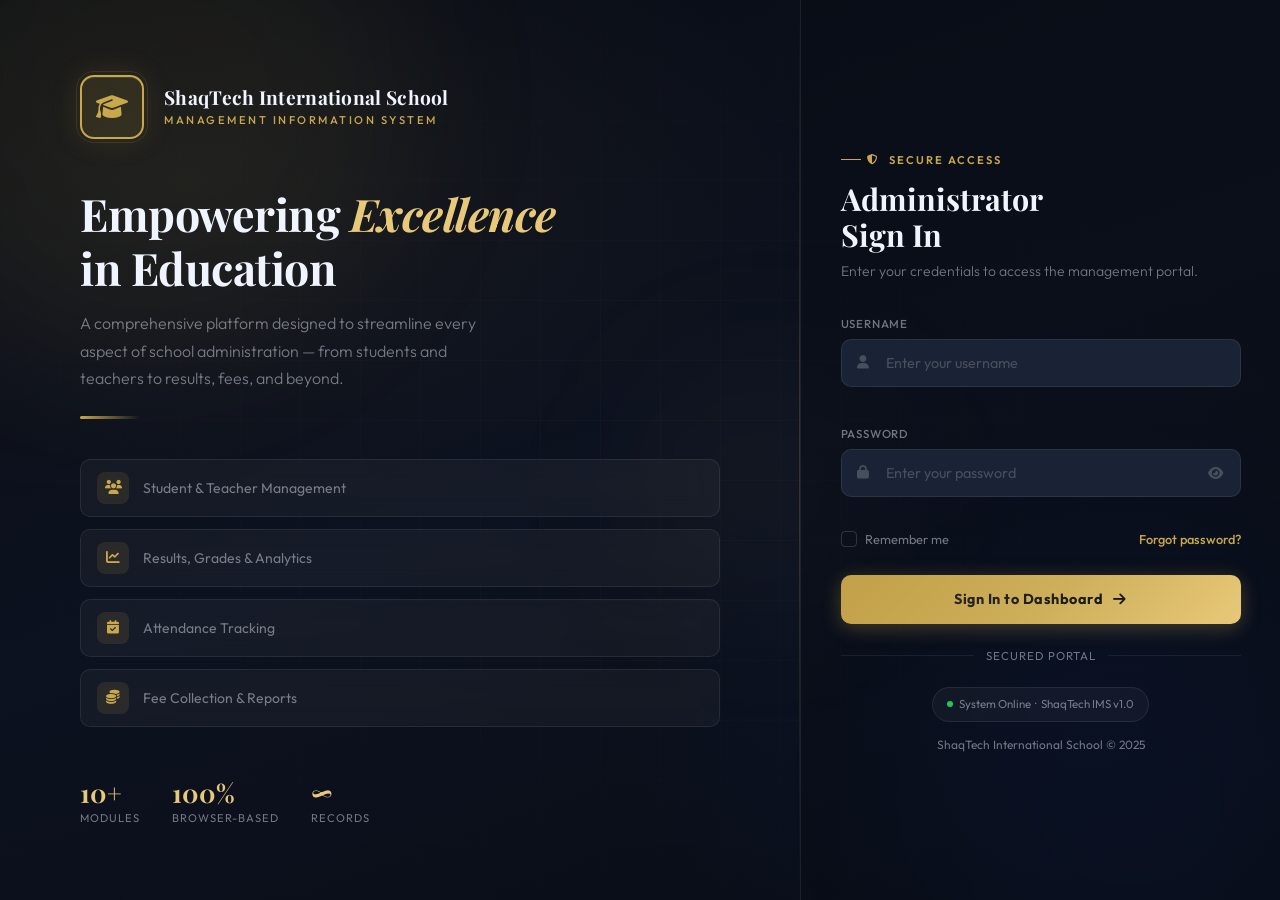
<file: subjects.html>
<!DOCTYPE html>
<html lang="en">
<head>
  <meta charset="UTF-8"/>
  <meta name="viewport" content="width=device-width, initial-scale=1.0"/>
  <title>ShaqTech International School — Subjects</title>
  <link rel="stylesheet" href="style.css"/>
  <link href="https://fonts.googleapis.com/css2?family=Syne:wght@400;600;700;800&family=DM+Sans:wght@300;400;500;600&display=swap" rel="stylesheet"/>
  <link rel="stylesheet" href="https://cdnjs.cloudflare.com/ajax/libs/font-awesome/6.5.0/css/all.min.css"/>
</head>
<body class="app-body">
  <aside class="sidebar" id="sidebar"></aside>
  <div class="main-wrap">
    <header class="topbar" id="topbar"></header>
    <main class="page-content">
      <div class="page-header">
        <div><h2>Subject Management</h2><span class="breadcrumb">Dashboard / Subjects</span></div>
        <button class="btn-primary" onclick="openSubjectModal()"><i class="fas fa-plus"></i> Add Subject</button>
      </div>

      <div class="subjects-grid" id="subjectsGrid"></div>
      <div id="subjectsEmpty" class="empty-state" style="display:none"><i class="fas fa-book"></i><p>No subjects yet.</p></div>
    </main>
  </div>

  <div class="modal-overlay" id="subjectModal">
    <div class="modal">
      <div class="modal-header">
        <h3 id="subjectModalTitle">Add New Subject</h3>
        <button class="modal-close" onclick="closeSubjectModal()"><i class="fas fa-times"></i></button>
      </div>
      <div class="modal-body">
        <form id="subjectForm">
          <input type="hidden" id="subjectEditId"/>
          <div class="form-group">
            <label>Subject Name *</label>
            <input type="text" id="sbjName" placeholder="e.g. Mathematics"/>
            <span class="err-msg" id="sbjNameErr"></span>
          </div>
          <div class="form-group">
            <label>Subject Code</label>
            <input type="text" id="sbjCode" placeholder="e.g. MATH101"/>
          </div>
          <div class="form-group">
            <label>Assigned Classes</label>
            <div id="classCheckboxes" class="checkbox-list"></div>
          </div>
          <div class="form-group">
            <label>Subject Color</label>
            <div class="color-picker-row">
              <button type="button" class="color-opt" data-color="#3b82f6" style="background:#3b82f6" onclick="selectColor(this)"></button>
              <button type="button" class="color-opt" data-color="#10b981" style="background:#10b981" onclick="selectColor(this)"></button>
              <button type="button" class="color-opt" data-color="#f59e0b" style="background:#f59e0b" onclick="selectColor(this)"></button>
              <button type="button" class="color-opt" data-color="#8b5cf6" style="background:#8b5cf6" onclick="selectColor(this)"></button>
              <button type="button" class="color-opt" data-color="#ef4444" style="background:#ef4444" onclick="selectColor(this)"></button>
              <button type="button" class="color-opt" data-color="#06b6d4" style="background:#06b6d4" onclick="selectColor(this)"></button>
              <input type="hidden" id="sbjColor" value="#3b82f6"/>
            </div>
          </div>
        </form>
      </div>
      <div class="modal-footer">
        <button class="btn-secondary" onclick="closeSubjectModal()">Cancel</button>
        <button class="btn-primary" onclick="saveSubject()"><i class="fas fa-save"></i> Save Subject</button>
      </div>
    </div>
  </div>

  <div class="modal-overlay" id="deleteModal">
    <div class="modal modal-sm">
      <div class="modal-header"><h3>Confirm Delete</h3><button class="modal-close" onclick="closeDeleteModal()"><i class="fas fa-times"></i></button></div>
      <div class="modal-body"><p>Delete this subject?</p></div>
      <div class="modal-footer">
        <button class="btn-secondary" onclick="closeDeleteModal()">Cancel</button>
        <button class="btn-danger" id="confirmDeleteBtn"><i class="fas fa-trash"></i> Delete</button>
      </div>
    </div>
  </div>

  <script src="script.js"></script>
  <script>
    SMS.checkAuth(); SMS.applyTheme();
    SMS.renderSidebar('sidebar','subjects');
    SMS.renderTopbar('topbar','Subject Management');

    let selectedColor = '#3b82f6';

    function selectColor(btn) {
      document.querySelectorAll('.color-opt').forEach(b => b.classList.remove('selected'));
      btn.classList.add('selected');
      selectedColor = btn.dataset.color;
      document.getElementById('sbjColor').value = selectedColor;
    }

    function populateClassCheckboxes(assignedClasses = []) {
      const container = document.getElementById('classCheckboxes');
      container.innerHTML = '';
      SMS.getData('classes').forEach(c => {
        const label = document.createElement('label');
        label.className = 'checkbox-wrap inline';
        label.innerHTML = `<input type="checkbox" name="sbjClass" value="${c.name}" ${assignedClasses.includes(c.name)?'checked':''}/><span class="checkmark"></span>${c.name}`;
        container.appendChild(label);
      });
    }

    function renderSubjects() {
      const data = SMS.getData('subjects');
      const grid = document.getElementById('subjectsGrid');
      grid.innerHTML = '';
      document.getElementById('subjectsEmpty').style.display = data.length ? 'none' : 'flex';
      data.forEach((s, i) => {
        const card = document.createElement('div');
        card.className = 'subject-card';
        card.innerHTML = `
          <div class="subject-card-top" style="background:${s.color || '#3b82f6'}">
            <div class="subject-icon"><i class="fas fa-book-open"></i></div>
            <div class="subject-card-actions">
              <button onclick="editSubject(${i})"><i class="fas fa-edit"></i></button>
              <button onclick="confirmDelete(${i})"><i class="fas fa-trash"></i></button>
            </div>
          </div>
          <div class="subject-card-body">
            <h4>${s.name}</h4>
            <span class="subject-code">${s.code || 'N/A'}</span>
            <div class="subject-classes">${(s.classes||[]).map(c=>`<span>${c}</span>`).join('') || '<em>No classes assigned</em>'}</div>
          </div>`;
        grid.appendChild(card);
      });
    }

    function openSubjectModal(editIdx = null) {
      document.getElementById('subjectForm').reset();
      document.getElementById('sbjNameErr').textContent = '';
      document.getElementById('subjectEditId').value = editIdx !== null ? editIdx : '';
      document.getElementById('subjectModalTitle').textContent = editIdx !== null ? 'Edit Subject' : 'Add New Subject';
      selectedColor = '#3b82f6';
      document.getElementById('sbjColor').value = selectedColor;
      document.querySelectorAll('.color-opt').forEach(b => b.classList.remove('selected'));
      document.querySelector('.color-opt[data-color="#3b82f6"]').classList.add('selected');

      let assigned = [];
      if (editIdx !== null) {
        const s = SMS.getData('subjects')[editIdx];
        document.getElementById('sbjName').value = s.name;
        document.getElementById('sbjCode').value = s.code || '';
        selectedColor = s.color || '#3b82f6';
        document.getElementById('sbjColor').value = selectedColor;
        assigned = s.classes || [];
        const matchBtn = document.querySelector(`.color-opt[data-color="${selectedColor}"]`);
        if (matchBtn) { document.querySelectorAll('.color-opt').forEach(b=>b.classList.remove('selected')); matchBtn.classList.add('selected'); }
      }
      populateClassCheckboxes(assigned);
      document.getElementById('subjectModal').classList.add('active');
    }

    function editSubject(idx) { openSubjectModal(idx); }
    function closeSubjectModal() { document.getElementById('subjectModal').classList.remove('active'); }

    function saveSubject() {
      const name = document.getElementById('sbjName').value.trim();
      if (!name) { document.getElementById('sbjNameErr').textContent='Subject name is required.'; return; }
      document.getElementById('sbjNameErr').textContent='';
      const classes = Array.from(document.querySelectorAll('input[name="sbjClass"]:checked')).map(cb=>cb.value);
      const subject = { name, code: document.getElementById('sbjCode').value.trim(), classes, color: document.getElementById('sbjColor').value };
      const editIdx = document.getElementById('subjectEditId').value;
      let subjects = SMS.getData('subjects');
      if (editIdx !== '') { subjects[parseInt(editIdx)] = subject; } else { subjects.push(subject); }
      SMS.setData('subjects', subjects);
      closeSubjectModal(); renderSubjects();
      SMS.toast(editIdx !== '' ? 'Subject updated!' : 'Subject added!');
    }

    function confirmDelete(idx) {
      document.getElementById('deleteModal').classList.add('active');
      document.getElementById('confirmDeleteBtn').onclick = () => {
        let subjects = SMS.getData('subjects'); subjects.splice(idx, 1);
        SMS.setData('subjects', subjects); closeDeleteModal(); renderSubjects();
        SMS.toast('Subject deleted.','warning');
      };
    }
    function closeDeleteModal() { document.getElementById('deleteModal').classList.remove('active'); }

    renderSubjects();
  </script>
</body>
</html>
</file>
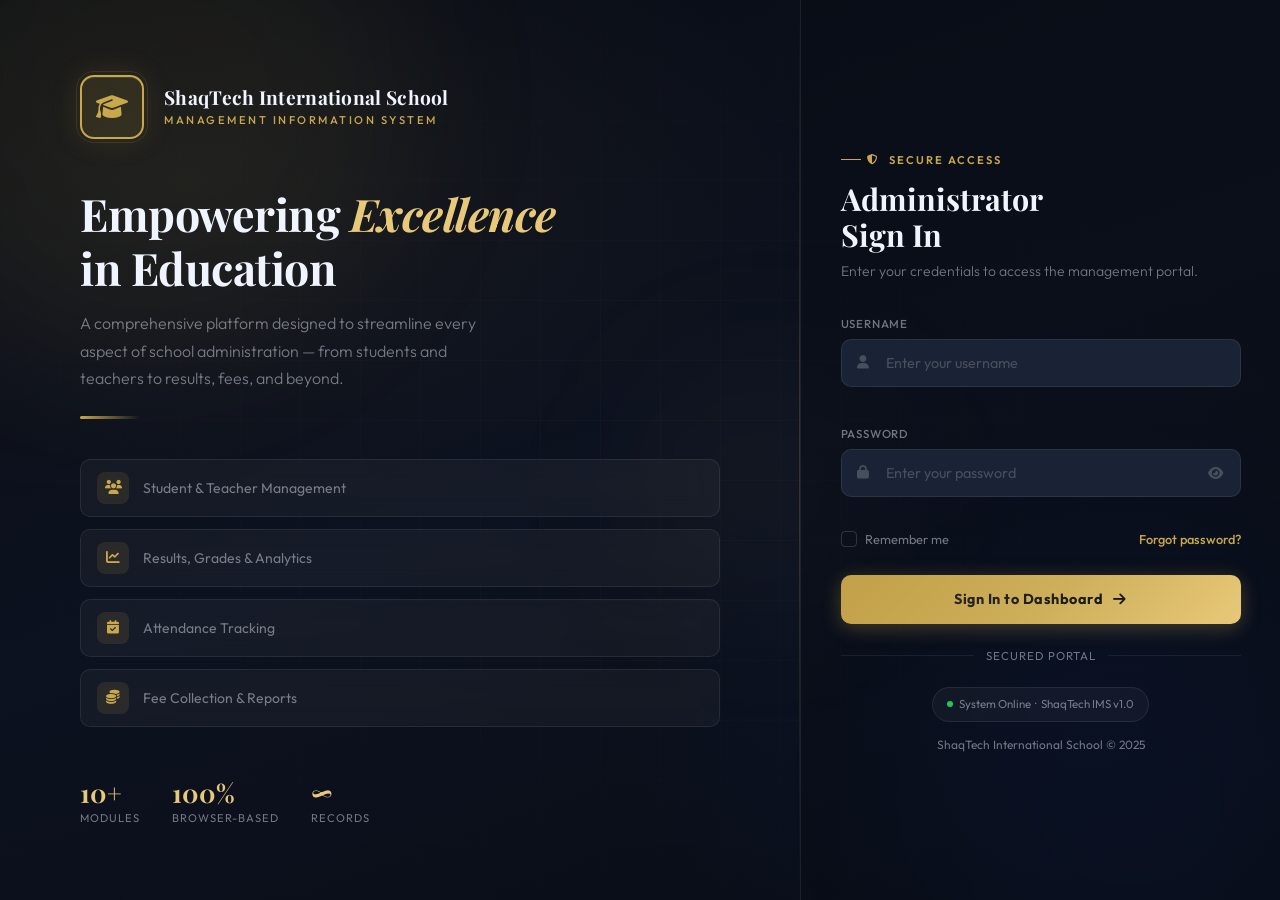
<file: teachers.html>
<!DOCTYPE html>
<html lang="en">
<head>
  <meta charset="UTF-8"/>
  <meta name="viewport" content="width=device-width, initial-scale=1.0"/>
  <title>ShaqTech International School — Teachers</title>
  <link rel="stylesheet" href="style.css"/>
  <link href="https://fonts.googleapis.com/css2?family=Syne:wght@400;600;700;800&family=DM+Sans:wght@300;400;500;600&display=swap" rel="stylesheet"/>
  <link rel="stylesheet" href="https://cdnjs.cloudflare.com/ajax/libs/font-awesome/6.5.0/css/all.min.css"/>
</head>
<body class="app-body">
  <aside class="sidebar" id="sidebar"></aside>
  <div class="main-wrap">
    <header class="topbar" id="topbar"></header>
    <main class="page-content">
      <div class="page-header">
        <div>
          <h2>Teacher Management</h2>
          <span class="breadcrumb">Dashboard / Teachers</span>
        </div>
        <div class="page-header-actions">
          <button class="btn-export" onclick="SMS.exportCSV('teachers')"><i class="fas fa-download"></i> Export CSV</button>
          <button class="btn-primary" onclick="openTeacherModal()"><i class="fas fa-plus"></i> Add Teacher</button>
        </div>
      </div>

      <div class="filter-bar">
        <div class="search-wrap">
          <i class="fas fa-search"></i>
          <input type="text" id="teacherSearch" placeholder="Search by name or ID..." oninput="renderTeachers()"/>
        </div>
        <select id="subjectFilter" onchange="renderTeachers()">
          <option value="">All Subjects</option>
        </select>
      </div>

      <div class="table-card">
        <table class="data-table">
          <thead>
            <tr><th>Teacher ID</th><th>Full Name</th><th>Subject</th><th>Phone</th><th>Email</th><th>Actions</th></tr>
          </thead>
          <tbody id="teachersTbody"></tbody>
        </table>
        <div id="teachersEmpty" class="empty-state" style="display:none">
          <i class="fas fa-chalkboard-teacher"></i><p>No teachers found.</p>
        </div>
        <div class="table-footer"><span id="teacherCount">0 records</span></div>
      </div>
    </main>
  </div>

  <div class="modal-overlay" id="teacherModal">
    <div class="modal">
      <div class="modal-header">
        <h3 id="teacherModalTitle">Add New Teacher</h3>
        <button class="modal-close" onclick="closeTeacherModal()"><i class="fas fa-times"></i></button>
      </div>
      <div class="modal-body">
        <form id="teacherForm" novalidate>
          <input type="hidden" id="teacherEditId"/>
          <div class="form-row">
            <div class="form-group">
              <label>Teacher ID *</label>
              <input type="text" id="tId" placeholder="e.g. TCH001"/>
              <span class="err-msg" id="tIdErr"></span>
            </div>
            <div class="form-group">
              <label>Full Name *</label>
              <input type="text" id="tName" placeholder="Full name"/>
              <span class="err-msg" id="tNameErr"></span>
            </div>
          </div>
          <div class="form-row">
            <div class="form-group">
              <label>Subject *</label>
              <select id="tSubject">
                <option value="">Select subject</option>
              </select>
              <span class="err-msg" id="tSubjectErr"></span>
            </div>
            <div class="form-group">
              <label>Phone Number *</label>
              <input type="text" id="tPhone" placeholder="Phone number"/>
              <span class="err-msg" id="tPhoneErr"></span>
            </div>
          </div>
          <div class="form-row">
            <div class="form-group full-width">
              <label>Email Address *</label>
              <input type="email" id="tEmail" placeholder="email@school.edu"/>
              <span class="err-msg" id="tEmailErr"></span>
            </div>
          </div>
        </form>
      </div>
      <div class="modal-footer">
        <button class="btn-secondary" onclick="closeTeacherModal()">Cancel</button>
        <button class="btn-primary" onclick="saveTeacher()"><i class="fas fa-save"></i> Save Teacher</button>
      </div>
    </div>
  </div>

  <div class="modal-overlay" id="deleteModal">
    <div class="modal modal-sm">
      <div class="modal-header">
        <h3><i class="fas fa-exclamation-triangle" style="color:var(--danger)"></i> Confirm Delete</h3>
        <button class="modal-close" onclick="closeDeleteModal()"><i class="fas fa-times"></i></button>
      </div>
      <div class="modal-body"><p>Delete this teacher record? This cannot be undone.</p></div>
      <div class="modal-footer">
        <button class="btn-secondary" onclick="closeDeleteModal()">Cancel</button>
        <button class="btn-danger" id="confirmDeleteBtn"><i class="fas fa-trash"></i> Delete</button>
      </div>
    </div>
  </div>

  <script src="script.js"></script>
  <script>
    SMS.checkAuth(); SMS.applyTheme();
    SMS.renderSidebar('sidebar', 'teachers');
    SMS.renderTopbar('topbar', 'Teacher Management');

    const subjects = SMS.getData('subjects');
    const subjectSels = [document.getElementById('tSubject'), document.getElementById('subjectFilter')];
    subjectSels.forEach(sel => {
      subjects.forEach(s => {
        const opt = document.createElement('option');
        opt.value = s.name; opt.textContent = s.name;
        sel.appendChild(opt);
      });
    });

    function renderTeachers() {
      const search = document.getElementById('teacherSearch').value.toLowerCase();
      const subj = document.getElementById('subjectFilter').value;
      let data = SMS.getData('teachers');
      if (search) data = data.filter(t => t.name.toLowerCase().includes(search) || t.id.toLowerCase().includes(search));
      if (subj) data = data.filter(t => t.subject === subj);

      const tbody = document.getElementById('teachersTbody');
      tbody.innerHTML = '';
      document.getElementById('teachersEmpty').style.display = data.length ? 'none' : 'flex';
      document.getElementById('teacherCount').textContent = data.length + ' record(s)';

      data.forEach(t => {
        const tr = document.createElement('tr');
        tr.innerHTML = `
          <td><span class="id-badge">${t.id}</span></td>
          <td><div class="name-cell"><div class="avatar-sm teacher">${t.name[0]}</div>${t.name}</div></td>
          <td><span class="subject-tag">${t.subject}</span></td>
          <td>${t.phone}</td>
          <td>${t.email}</td>
          <td class="action-btns">
            <button class="btn-edit" onclick="editTeacher('${t.id}')"><i class="fas fa-edit"></i></button>
            <button class="btn-del" onclick="confirmDelete('${t.id}')"><i class="fas fa-trash"></i></button>
          </td>`;
        tbody.appendChild(tr);
      });
    }

    function openTeacherModal(editId = null) {
      document.getElementById('teacherForm').reset();
      ['tId','tName','tSubject','tPhone','tEmail'].forEach(id => { const e = document.getElementById(id+'Err'); if(e) e.textContent=''; });
      document.getElementById('teacherEditId').value = editId || '';
      document.getElementById('teacherModalTitle').textContent = editId ? 'Edit Teacher' : 'Add New Teacher';
      if (editId) {
        const t = SMS.getData('teachers').find(x => x.id === editId);
        if (t) {
          document.getElementById('tId').value = t.id; document.getElementById('tId').disabled = true;
          document.getElementById('tName').value = t.name;
          document.getElementById('tSubject').value = t.subject;
          document.getElementById('tPhone').value = t.phone;
          document.getElementById('tEmail').value = t.email;
        }
      } else {
        document.getElementById('tId').disabled = false;
        document.getElementById('tId').value = SMS.generateId('TCH', 'teachers');
      }
      document.getElementById('teacherModal').classList.add('active');
    }

    function editTeacher(id) { openTeacherModal(id); }
    function closeTeacherModal() { document.getElementById('teacherModal').classList.remove('active'); document.getElementById('tId').disabled=false; }

    function saveTeacher() {
      let valid = true;
      const checks = [{id:'tId',label:'Teacher ID'},{id:'tName',label:'Name'},{id:'tSubject',label:'Subject'},{id:'tPhone',label:'Phone'},{id:'tEmail',label:'Email'}];
      checks.forEach(c => { if(!document.getElementById(c.id).value.trim()){document.getElementById(c.id+'Err').textContent=c.label+' is required.';valid=false;} else { document.getElementById(c.id+'Err').textContent=''; } });
      if (!valid) return;

      const email = document.getElementById('tEmail').value.trim();
      if (!/^[^\s@]+@[^\s@]+\.[^\s@]+$/.test(email)) { document.getElementById('tEmailErr').textContent='Enter a valid email.'; return; }

      const editId = document.getElementById('teacherEditId').value;
      const teacher = { id: document.getElementById('tId').value.trim(), name: document.getElementById('tName').value.trim(), subject: document.getElementById('tSubject').value, phone: document.getElementById('tPhone').value.trim(), email };
      let teachers = SMS.getData('teachers');
      if (editId) { const idx = teachers.findIndex(t => t.id === editId); if(idx>-1) teachers[idx]=teacher; }
      else {
        if (teachers.find(t => t.id === teacher.id)) { document.getElementById('tIdErr').textContent='ID already exists.'; return; }
        teachers.push(teacher);
      }
      SMS.setData('teachers', teachers);
      closeTeacherModal(); renderTeachers();
      SMS.toast(editId ? 'Teacher updated!' : 'Teacher added!');
    }

    function confirmDelete(id) {
      document.getElementById('deleteModal').classList.add('active');
      document.getElementById('confirmDeleteBtn').onclick = () => {
        SMS.setData('teachers', SMS.getData('teachers').filter(t => t.id !== id));
        closeDeleteModal(); renderTeachers(); SMS.toast('Teacher deleted.','warning');
      };
    }
    function closeDeleteModal() { document.getElementById('deleteModal').classList.remove('active'); }

    renderTeachers();
  </script>
</body>
</html>
</file>
<file: EduCore_SMS/style.css>
/* ═══════════════════════════════════════════════════════════════
   ShaqTech International School — International School Management Stylesheet
   Design: Clean Professional Admin Dashboard
═══════════════════════════════════════════════════════════════ */

/* ─── CSS VARIABLES ──────────────────────────────────────────── */
:root {
  --primary:       #1d4ed8;
  --primary-light: #3b82f6;
  --primary-dark:  #1e3a8a;
  --secondary:     #0f172a;
  --accent:        #06b6d4;

  --bg-main:       #f0f4f8;
  --bg-card:       #ffffff;
  --bg-sidebar:    #0f172a;
  --bg-input:      #f8fafc;

  --text-primary:  #0f172a;
  --text-secondary:#475569;
  --text-muted:    #94a3b8;
  --text-light:    #cbd5e1;

  --border:        #e2e8f0;
  --border-focus:  #3b82f6;

  --success:       #10b981;
  --warning:       #f59e0b;
  --danger:        #ef4444;
  --info:          #06b6d4;
  --purple:        #8b5cf6;
  --orange:        #f97316;

  --sidebar-w:     260px;
  --topbar-h:      64px;

  --shadow-sm:     0 1px 3px rgba(0,0,0,0.08);
  --shadow-md:     0 4px 16px rgba(0,0,0,0.1);
  --shadow-lg:     0 8px 32px rgba(0,0,0,0.12);
  --radius-sm:     6px;
  --radius-md:     10px;
  --radius-lg:     16px;

  --transition:    0.2s ease;
}

/* ─── DARK MODE ──────────────────────────────────────────────── */
body.dark {
  --bg-main:       #0f172a;
  --bg-card:       #1e293b;
  --bg-sidebar:    #020617;
  --bg-input:      #0f172a;
  --text-primary:  #f1f5f9;
  --text-secondary:#94a3b8;
  --text-muted:    #64748b;
  --border:        #334155;
  --shadow-sm:     0 1px 3px rgba(0,0,0,0.3);
  --shadow-md:     0 4px 16px rgba(0,0,0,0.4);
}

/* ─── RESET & BASE ───────────────────────────────────────────── */
*, *::before, *::after { box-sizing: border-box; margin: 0; padding: 0; }

html { scroll-behavior: smooth; }

body {
  font-family: 'DM Sans', sans-serif;
  font-size: 14px;
  color: var(--text-primary);
  background: var(--bg-main);
  line-height: 1.6;
  transition: background var(--transition), color var(--transition);
}

a { text-decoration: none; color: inherit; }
button { cursor: pointer; border: none; background: none; font-family: inherit; }
input, select, textarea { font-family: inherit; }

/* ─── SCROLLBAR ──────────────────────────────────────────────── */
::-webkit-scrollbar { width: 6px; height: 6px; }
::-webkit-scrollbar-track { background: transparent; }
::-webkit-scrollbar-thumb { background: var(--border); border-radius: 99px; }
::-webkit-scrollbar-thumb:hover { background: var(--text-muted); }

/* ═══════════════════════════════════════════════════════════════
   LOGIN PAGE
═══════════════════════════════════════════════════════════════ */
body.login-page {
  min-height: 100vh;
  display: flex;
  align-items: stretch;
  overflow: hidden;
}

.login-bg {
  position: fixed; inset: 0; z-index: 0;
  background: linear-gradient(135deg, #0f172a 0%, #1e3a8a 50%, #1d4ed8 100%);
}

.login-shapes .shape {
  position: absolute; border-radius: 50%;
  background: rgba(255,255,255,0.03);
}
.shape-1 { width: 600px; height: 600px; top: -200px; left: -200px; }
.shape-2 { width: 400px; height: 400px; bottom: -100px; right: -100px; background: rgba(6,182,212,0.05); }
.shape-3 { width: 200px; height: 200px; top: 50%; left: 40%; background: rgba(255,255,255,0.02); }

.login-wrapper {
  position: relative; z-index: 1;
  display: flex; width: 100%; min-height: 100vh;
}

/* Left panel */
.login-left {
  flex: 1; display: flex; flex-direction: column;
  justify-content: center; padding: 3rem;
  color: white;
}

.login-brand { margin-bottom: 3rem; }
.login-brand .brand-icon {
  width: 72px; height: 72px; border-radius: var(--radius-lg);
  background: rgba(255,255,255,0.1); backdrop-filter: blur(10px);
  display: flex; align-items: center; justify-content: center;
  font-size: 2rem; margin-bottom: 1.5rem;
  border: 1px solid rgba(255,255,255,0.2);
}
.login-brand h1 {
  font-family: 'Syne', sans-serif;
  font-size: 2.5rem; font-weight: 800;
  letter-spacing: -0.5px; margin-bottom: 0.5rem;
}
.login-brand h1 span { color: #7dd3fc; }
.login-brand p { color: rgba(255,255,255,0.6); font-size: 1rem; }

.login-features { display: flex; flex-direction: column; gap: 1rem; }
.feature-item {
  display: flex; align-items: center; gap: 1rem;
  background: rgba(255,255,255,0.05); border: 1px solid rgba(255,255,255,0.1);
  border-radius: var(--radius-md); padding: 0.875rem 1rem;
  backdrop-filter: blur(4px);
}
.feature-item i { color: #7dd3fc; font-size: 1.1rem; width: 20px; text-align: center; }
.feature-item span { color: rgba(255,255,255,0.8); font-size: 0.9rem; }

/* Right panel */
.login-right {
  width: 480px; display: flex; align-items: center; justify-content: center;
  padding: 2rem; background: var(--bg-card);
}

.login-card { width: 100%; max-width: 400px; }
.login-header { margin-bottom: 2rem; }
.login-header h2 {
  font-family: 'Syne', sans-serif; font-size: 1.8rem; font-weight: 700;
  color: var(--text-primary); margin-bottom: 0.25rem;
}
.login-header p { color: var(--text-secondary); }

.form-group { margin-bottom: 1.25rem; }
.form-group label { display: block; font-weight: 500; margin-bottom: 0.4rem; color: var(--text-primary); }

.input-wrap { position: relative; }
.input-wrap > i {
  position: absolute; left: 1rem; top: 50%; transform: translateY(-50%);
  color: var(--text-muted); font-size: 0.9rem; pointer-events: none;
}
.input-wrap input {
  width: 100%; padding: 0.75rem 1rem 0.75rem 2.75rem;
  border: 1.5px solid var(--border); border-radius: var(--radius-md);
  background: var(--bg-input); color: var(--text-primary); font-size: 0.9rem;
  transition: border-color var(--transition), box-shadow var(--transition);
}
.input-wrap input:focus { outline: none; border-color: var(--border-focus); box-shadow: 0 0 0 3px rgba(59,130,246,0.1); }

.toggle-pass {
  position: absolute; right: 0.75rem; top: 50%; transform: translateY(-50%);
  padding: 0.25rem 0.5rem; color: var(--text-muted); font-size: 0.85rem;
}
.toggle-pass:hover { color: var(--primary); }

.err-msg { display: block; color: var(--danger); font-size: 0.78rem; margin-top: 0.25rem; min-height: 1.1em; }

.form-extras { display: flex; justify-content: space-between; align-items: center; margin-bottom: 1.5rem; }
.forgot-link { color: var(--primary-light); font-size: 0.85rem; }
.forgot-link:hover { text-decoration: underline; }

.btn-login {
  width: 100%; padding: 0.875rem; border-radius: var(--radius-md);
  background: linear-gradient(135deg, var(--primary), var(--primary-light));
  color: white; font-weight: 600; font-size: 0.95rem;
  display: flex; align-items: center; justify-content: center; gap: 0.5rem;
  transition: opacity var(--transition), transform var(--transition);
  box-shadow: 0 4px 14px rgba(29,78,216,0.4);
}
.btn-login:hover { opacity: 0.9; transform: translateY(-1px); }
.btn-login:disabled { opacity: 0.7; transform: none; }

.login-hint {
  margin-top: 1.25rem; padding: 0.75rem 1rem; border-radius: var(--radius-md);
  background: rgba(59,130,246,0.07); border: 1px solid rgba(59,130,246,0.15);
  font-size: 0.82rem; color: var(--text-secondary);
  display: flex; align-items: center; gap: 0.5rem;
}
.login-hint i { color: var(--primary-light); }

/* Checkbox */
.checkbox-wrap {
  display: flex; align-items: center; gap: 0.5rem;
  font-size: 0.85rem; cursor: pointer; position: relative;
}
.checkbox-wrap input[type="checkbox"] { display: none; }
.checkmark {
  width: 16px; height: 16px; border: 1.5px solid var(--border);
  border-radius: 4px; display: flex; align-items: center; justify-content: center;
  flex-shrink: 0; transition: all var(--transition);
}
.checkbox-wrap input:checked + .checkmark { background: var(--primary); border-color: var(--primary); }
.checkbox-wrap input:checked + .checkmark::after { content: ''; width: 5px; height: 9px; border: 2px solid white; border-top: none; border-left: none; transform: rotate(45deg) translate(-1px,-2px); display: block; }

/* ═══════════════════════════════════════════════════════════════
   APP LAYOUT
═══════════════════════════════════════════════════════════════ */
body.app-body {
  display: flex; min-height: 100vh; overflow-x: hidden;
}

/* ─── SIDEBAR ────────────────────────────────────────────────── */
.sidebar {
  width: var(--sidebar-w); min-height: 100vh;
  background: var(--bg-sidebar); color: white;
  display: flex; flex-direction: column;
  position: fixed; top: 0; left: 0; z-index: 100;
  transition: width var(--transition), transform var(--transition);
  box-shadow: 4px 0 24px rgba(0,0,0,0.15);
}

.sidebar.collapsed { width: 68px; }
.sidebar.collapsed .brand-text,
.sidebar.collapsed .nav-item span,
.sidebar.collapsed .nav-section-label,
.sidebar.collapsed .dark-toggle span { display: none; }
.sidebar.collapsed .nav-item { justify-content: center; padding: 0.75rem; }
.sidebar.collapsed .sidebar-logo { justify-content: center; }
.sidebar.collapsed .brand-icon { margin-right: 0; }
.sidebar.collapsed .dark-toggle { justify-content: center; }
.sidebar.collapsed .dark-toggle i { margin-right: 0; }

.sidebar-logo {
  display: flex; align-items: center; gap: 0.75rem;
  padding: 1.25rem 1.25rem 1rem;
  border-bottom: 1px solid rgba(255,255,255,0.08);
}
.brand-icon {
  width: 36px; height: 36px; border-radius: var(--radius-sm);
  background: var(--primary); display: flex; align-items: center; justify-content: center;
  font-size: 1rem; flex-shrink: 0;
}
.brand-text { display: flex; flex-direction: column; line-height: 1.2; }
.b1 { font-family: 'Syne', sans-serif; font-weight: 700; font-size: 1rem; color: white; }
.b2 { font-size: 0.7rem; color: var(--primary-light); letter-spacing: 1px; font-weight: 600; }

.sidebar-nav { flex: 1; padding: 0.75rem 0; overflow-y: auto; }
.nav-section-label {
  font-size: 0.65rem; font-weight: 700; letter-spacing: 1.5px;
  color: rgba(255,255,255,0.3); padding: 0.75rem 1.25rem 0.25rem;
  margin-top: 0.5rem;
}
.nav-item {
  display: flex; align-items: center; gap: 0.75rem;
  padding: 0.7rem 1.25rem; margin: 0.1rem 0.5rem;
  border-radius: var(--radius-sm); font-size: 0.875rem;
  color: rgba(255,255,255,0.6); transition: all var(--transition);
}
.nav-item i { width: 18px; text-align: center; font-size: 0.95rem; flex-shrink: 0; }
.nav-item:hover { background: rgba(255,255,255,0.07); color: white; }
.nav-item.active { background: var(--primary); color: white; box-shadow: 0 2px 8px rgba(29,78,216,0.4); }

.sidebar-footer {
  padding: 0.75rem;
  border-top: 1px solid rgba(255,255,255,0.08);
}
.dark-toggle {
  display: flex; align-items: center; gap: 0.75rem;
  width: 100%; padding: 0.65rem 0.75rem;
  border-radius: var(--radius-sm); color: rgba(255,255,255,0.6);
  font-size: 0.85rem; font-family: inherit;
  transition: all var(--transition);
}
.dark-toggle i { width: 18px; text-align: center; }
.dark-toggle:hover { background: rgba(255,255,255,0.07); color: white; }

/* ─── MAIN WRAP ──────────────────────────────────────────────── */
.main-wrap {
  margin-left: var(--sidebar-w); flex: 1;
  display: flex; flex-direction: column; min-height: 100vh;
  transition: margin-left var(--transition);
}
.main-wrap.expanded { margin-left: 68px; }

/* ─── TOPBAR ─────────────────────────────────────────────────── */
.topbar {
  height: var(--topbar-h); background: var(--bg-card);
  border-bottom: 1px solid var(--border);
  display: flex; align-items: center; justify-content: space-between;
  padding: 0 1.5rem; position: sticky; top: 0; z-index: 50;
  box-shadow: var(--shadow-sm);
}

.topbar-left { display: flex; align-items: center; gap: 1rem; }
.menu-toggle {
  width: 36px; height: 36px; border-radius: var(--radius-sm);
  display: flex; align-items: center; justify-content: center;
  color: var(--text-secondary); font-size: 1rem;
  transition: all var(--transition);
}
.menu-toggle:hover { background: var(--bg-main); color: var(--text-primary); }

.page-title h2 { font-family: 'Syne', sans-serif; font-size: 1.1rem; font-weight: 700; color: var(--text-primary); }
.page-title span { font-size: 0.78rem; color: var(--text-muted); }

.topbar-right { display: flex; align-items: center; gap: 0.75rem; }

.topbar-btn {
  width: 36px; height: 36px; border-radius: var(--radius-sm);
  display: flex; align-items: center; justify-content: center;
  color: var(--text-secondary); font-size: 1rem; position: relative;
  transition: all var(--transition);
}
.topbar-btn:hover { background: var(--bg-main); }
.badge {
  position: absolute; top: 4px; right: 4px; width: 16px; height: 16px;
  background: var(--danger); border-radius: 50%; font-size: 0.6rem;
  color: white; display: flex; align-items: center; justify-content: center;
  font-weight: 700;
}

.user-chip { display: flex; align-items: center; gap: 0.5rem; }
.user-avatar {
  width: 34px; height: 34px; border-radius: 50%;
  background: linear-gradient(135deg, var(--primary), var(--accent));
  display: flex; align-items: center; justify-content: center;
  color: white; font-size: 0.85rem;
}
.user-info { display: flex; flex-direction: column; line-height: 1.3; }
.user-name { font-weight: 600; font-size: 0.85rem; color: var(--text-primary); }
.user-role { font-size: 0.72rem; color: var(--text-muted); }

.btn-logout {
  display: flex; align-items: center; gap: 0.5rem;
  padding: 0.45rem 0.875rem; border-radius: var(--radius-sm);
  background: rgba(239,68,68,0.1); color: var(--danger);
  font-size: 0.82rem; font-weight: 500; transition: all var(--transition);
}
.btn-logout:hover { background: var(--danger); color: white; }

/* ─── PAGE CONTENT ───────────────────────────────────────────── */
.page-content { padding: 1.5rem; flex: 1; }

.page-header {
  display: flex; align-items: flex-start; justify-content: space-between;
  margin-bottom: 1.5rem; flex-wrap: wrap; gap: 1rem;
}
.page-header h2 { font-family: 'Syne', sans-serif; font-size: 1.4rem; font-weight: 700; }
.page-header .breadcrumb { font-size: 0.78rem; color: var(--text-muted); }
.page-header-actions { display: flex; gap: 0.75rem; flex-wrap: wrap; }

/* ─── STATS CARDS ────────────────────────────────────────────── */
.stats-grid {
  display: grid; grid-template-columns: repeat(4, 1fr);
  gap: 1rem; margin-bottom: 1.5rem;
}
.stat-card {
  background: var(--bg-card); border-radius: var(--radius-lg);
  padding: 1.25rem 1.5rem; box-shadow: var(--shadow-sm);
  display: flex; align-items: center; gap: 1rem;
  position: relative; overflow: hidden;
  border: 1px solid var(--border);
  transition: transform var(--transition), box-shadow var(--transition);
}
.stat-card:hover { transform: translateY(-2px); box-shadow: var(--shadow-md); }
.stat-card::before {
  content: ''; position: absolute; top: 0; left: 0; bottom: 0; width: 4px;
  border-radius: 99px 0 0 99px;
}
.card-blue::before { background: var(--primary); }
.card-green::before { background: var(--success); }
.card-orange::before { background: var(--warning); }
.card-purple::before { background: var(--purple); }

.stat-icon {
  width: 48px; height: 48px; border-radius: var(--radius-md);
  display: flex; align-items: center; justify-content: center;
  font-size: 1.1rem; flex-shrink: 0;
}
.card-blue .stat-icon { background: rgba(59,130,246,0.12); color: var(--primary-light); }
.card-green .stat-icon { background: rgba(16,185,129,0.12); color: var(--success); }
.card-orange .stat-icon { background: rgba(245,158,11,0.12); color: var(--warning); }
.card-purple .stat-icon { background: rgba(139,92,246,0.12); color: var(--purple); }

.stat-info { flex: 1; }
.stat-number { font-family: 'Syne', sans-serif; font-size: 1.8rem; font-weight: 800; line-height: 1; }
.stat-label { font-size: 0.8rem; color: var(--text-secondary); margin-top: 0.2rem; }

.stat-trend { font-size: 0.75rem; color: var(--success); font-weight: 600; align-self: flex-start; }

/* ─── DASHBOARD GRID ─────────────────────────────────────────── */
.dashboard-grid {
  display: grid; grid-template-columns: 1fr 1fr;
  gap: 1rem;
}

.dash-card {
  background: var(--bg-card); border-radius: var(--radius-lg);
  border: 1px solid var(--border); box-shadow: var(--shadow-sm); overflow: hidden;
}
.dash-card-header {
  display: flex; align-items: center; justify-content: space-between;
  padding: 1rem 1.25rem; border-bottom: 1px solid var(--border);
}
.dash-card-header h3 { font-size: 0.9rem; font-weight: 600; display: flex; align-items: center; gap: 0.5rem; }
.dash-card-header h3 i { color: var(--primary-light); }
.dash-card-body { padding: 1.25rem; }
.view-all { font-size: 0.78rem; color: var(--primary-light); display: flex; align-items: center; gap: 0.3rem; }
.view-all:hover { text-decoration: underline; }

/* ─── MINI TABLE ─────────────────────────────────────────────── */
.mini-table { width: 100%; border-collapse: collapse; font-size: 0.82rem; }
.mini-table th { font-weight: 600; color: var(--text-secondary); padding: 0.4rem 0.5rem; text-align: left; border-bottom: 1px solid var(--border); }
.mini-table td { padding: 0.5rem; border-bottom: 1px solid var(--border); }
.mini-table tbody tr:last-child td { border-bottom: none; }
.mini-table tbody tr:hover { background: var(--bg-main); }

/* ─── FEE STATS ──────────────────────────────────────────────── */
.fee-stats { display: flex; gap: 1.5rem; margin-bottom: 1rem; }
.fee-stat-label { font-size: 0.75rem; color: var(--text-secondary); margin-bottom: 0.2rem; }
.fee-stat-val { font-family: 'Syne', sans-serif; font-size: 1.4rem; font-weight: 700; }
.fee-stat-val.paid { color: var(--success); }
.fee-stat-val.pending { color: var(--warning); }
.fee-bar-wrap { height: 8px; background: var(--border); border-radius: 99px; overflow: hidden; }
.fee-bar { height: 100%; background: linear-gradient(90deg, var(--success), #34d399); border-radius: 99px; transition: width 0.8s ease; }
.fee-bar-label { font-size: 0.75rem; color: var(--text-muted); margin-top: 0.4rem; }

/* Dashboard announcements */
.ann-item { padding: 0.75rem 0; border-bottom: 1px solid var(--border); }
.ann-item:last-child { border-bottom: none; }
.ann-title { font-weight: 600; font-size: 0.85rem; margin-bottom: 0.15rem; }
.ann-meta { font-size: 0.75rem; color: var(--text-muted); }

/* Quick actions */
.quick-actions { display: grid; grid-template-columns: repeat(3, 1fr); gap: 0.75rem; }
.quick-btn {
  display: flex; flex-direction: column; align-items: center; gap: 0.4rem;
  padding: 0.875rem 0.5rem; border-radius: var(--radius-md);
  background: var(--bg-main); border: 1px solid var(--border);
  color: var(--text-secondary); font-size: 0.75rem; font-weight: 500;
  transition: all var(--transition); text-align: center;
}
.quick-btn i { font-size: 1.1rem; color: var(--primary-light); }
.quick-btn:hover { background: var(--primary); color: white; border-color: var(--primary); }
.quick-btn:hover i { color: white; }

/* ─── FILTER BAR ─────────────────────────────────────────────── */
.filter-bar {
  display: flex; gap: 0.75rem; margin-bottom: 1rem;
  flex-wrap: wrap; align-items: center;
}
.search-wrap {
  flex: 1; min-width: 200px; position: relative;
}
.search-wrap i { position: absolute; left: 0.875rem; top: 50%; transform: translateY(-50%); color: var(--text-muted); font-size: 0.85rem; }
.search-wrap input {
  width: 100%; padding: 0.6rem 0.875rem 0.6rem 2.5rem;
  border: 1.5px solid var(--border); border-radius: var(--radius-md);
  background: var(--bg-card); color: var(--text-primary); font-size: 0.85rem;
  transition: border-color var(--transition);
}
.search-wrap input:focus { outline: none; border-color: var(--border-focus); }

select {
  padding: 0.6rem 0.875rem; border: 1.5px solid var(--border);
  border-radius: var(--radius-md); background: var(--bg-card);
  color: var(--text-primary); font-size: 0.85rem; cursor: pointer;
  transition: border-color var(--transition);
}
select:focus { outline: none; border-color: var(--border-focus); }

.filter-inline { display: flex; gap: 0.5rem; align-items: center; }

/* ─── TABLE CARD ─────────────────────────────────────────────── */
.table-card {
  background: var(--bg-card); border-radius: var(--radius-lg);
  border: 1px solid var(--border); box-shadow: var(--shadow-sm); overflow: hidden;
}

.data-table { width: 100%; border-collapse: collapse; font-size: 0.85rem; }
.data-table thead tr { background: var(--bg-main); }
.data-table th {
  padding: 0.875rem 1rem; text-align: left;
  font-weight: 600; font-size: 0.78rem; color: var(--text-secondary);
  text-transform: uppercase; letter-spacing: 0.5px;
  border-bottom: 1px solid var(--border);
}
.data-table td { padding: 0.875rem 1rem; border-bottom: 1px solid var(--border); vertical-align: middle; }
.data-table tbody tr:last-child td { border-bottom: none; }
.data-table tbody tr:hover { background: var(--bg-main); }

.table-footer { padding: 0.75rem 1rem; border-top: 1px solid var(--border); font-size: 0.8rem; color: var(--text-muted); }

/* ─── TABLE ELEMENTS ─────────────────────────────────────────── */
.id-badge {
  background: rgba(59,130,246,0.1); color: var(--primary);
  padding: 0.2rem 0.5rem; border-radius: 4px; font-size: 0.75rem; font-weight: 600;
}
.name-cell { display: flex; align-items: center; gap: 0.6rem; }
.avatar-sm {
  width: 32px; height: 32px; border-radius: 50%;
  background: linear-gradient(135deg, var(--primary), var(--accent));
  color: white; display: flex; align-items: center; justify-content: center;
  font-size: 0.75rem; font-weight: 700; flex-shrink: 0;
}
.avatar-sm.teacher { background: linear-gradient(135deg, var(--success), #34d399); }

.gender-badge {
  padding: 0.2rem 0.6rem; border-radius: 99px; font-size: 0.75rem; font-weight: 500;
}
.gender-badge.male { background: rgba(59,130,246,0.1); color: var(--primary); }
.gender-badge.female { background: rgba(236,72,153,0.1); color: #ec4899; }

.badge-status {
  padding: 0.25rem 0.7rem; border-radius: 99px; font-size: 0.75rem; font-weight: 600;
}
.badge-status.active { background: rgba(16,185,129,0.1); color: var(--success); }
.badge-status.danger { background: rgba(239,68,68,0.1); color: var(--danger); }
.badge-status.warning { background: rgba(245,158,11,0.1); color: var(--warning); }

.subject-tag {
  background: rgba(139,92,246,0.1); color: var(--purple);
  padding: 0.2rem 0.6rem; border-radius: 4px; font-size: 0.78rem; font-weight: 500;
}

.action-btns { display: flex; gap: 0.4rem; }
.btn-edit, .btn-del {
  width: 30px; height: 30px; border-radius: var(--radius-sm);
  display: flex; align-items: center; justify-content: center;
  font-size: 0.8rem; transition: all var(--transition);
}
.btn-edit { background: rgba(59,130,246,0.1); color: var(--primary); }
.btn-edit:hover { background: var(--primary); color: white; }
.btn-del { background: rgba(239,68,68,0.1); color: var(--danger); }
.btn-del:hover { background: var(--danger); color: white; }

/* ─── BUTTONS ────────────────────────────────────────────────── */
.btn-primary {
  display: inline-flex; align-items: center; gap: 0.5rem;
  padding: 0.6rem 1.25rem; border-radius: var(--radius-md);
  background: var(--primary); color: white; font-size: 0.875rem; font-weight: 500;
  transition: all var(--transition); font-family: inherit;
  box-shadow: 0 2px 8px rgba(29,78,216,0.3);
}
.btn-primary:hover { background: var(--primary-dark); box-shadow: 0 4px 14px rgba(29,78,216,0.4); transform: translateY(-1px); }

.btn-secondary {
  display: inline-flex; align-items: center; gap: 0.5rem;
  padding: 0.6rem 1.25rem; border-radius: var(--radius-md);
  background: var(--bg-main); color: var(--text-secondary); font-size: 0.875rem; font-weight: 500;
  border: 1.5px solid var(--border); transition: all var(--transition); font-family: inherit;
}
.btn-secondary:hover { border-color: var(--primary-light); color: var(--primary); }

.btn-danger {
  display: inline-flex; align-items: center; gap: 0.5rem;
  padding: 0.6rem 1.25rem; border-radius: var(--radius-md);
  background: var(--danger); color: white; font-size: 0.875rem; font-weight: 500;
  transition: all var(--transition); font-family: inherit;
}
.btn-danger:hover { background: #dc2626; }

.btn-export {
  display: inline-flex; align-items: center; gap: 0.5rem;
  padding: 0.6rem 1rem; border-radius: var(--radius-md);
  background: var(--bg-card); color: var(--text-secondary); font-size: 0.85rem; font-weight: 500;
  border: 1.5px solid var(--border); transition: all var(--transition); font-family: inherit;
}
.btn-export:hover { background: var(--success); color: white; border-color: var(--success); }

.btn-sm {
  padding: 0.3rem 0.75rem; border-radius: var(--radius-sm); font-size: 0.78rem; font-weight: 500;
  display: inline-flex; align-items: center; gap: 0.3rem; font-family: inherit;
}
.btn-success { background: rgba(16,185,129,0.1); color: var(--success); border: 1px solid rgba(16,185,129,0.3); }
.btn-success:hover { background: var(--success); color: white; }
.btn-danger-sm { background: rgba(239,68,68,0.1); color: var(--danger); border: 1px solid rgba(239,68,68,0.3); }
.btn-danger-sm:hover { background: var(--danger); color: white; }

/* ─── MODAL ──────────────────────────────────────────────────── */
.modal-overlay {
  position: fixed; inset: 0; z-index: 200;
  background: rgba(0,0,0,0.5); backdrop-filter: blur(4px);
  display: none; align-items: center; justify-content: center;
  padding: 1rem;
}
.modal-overlay.active { display: flex; }

.modal {
  background: var(--bg-card); border-radius: var(--radius-lg);
  box-shadow: var(--shadow-lg); width: 100%; max-width: 580px;
  max-height: 90vh; overflow-y: auto;
  animation: modalIn 0.2s ease;
}
.modal-sm { max-width: 400px; }
.modal-lg { max-width: 720px; }

@keyframes modalIn { from { opacity:0; transform: scale(0.95) translateY(-10px); } to { opacity:1; transform: scale(1) translateY(0); } }

.modal-header {
  display: flex; align-items: center; justify-content: space-between;
  padding: 1.25rem 1.5rem; border-bottom: 1px solid var(--border);
}
.modal-header h3 { font-size: 1rem; font-weight: 600; display: flex; align-items: center; gap: 0.5rem; }
.modal-close { width: 30px; height: 30px; border-radius: var(--radius-sm); color: var(--text-muted); font-size: 0.85rem; display: flex; align-items: center; justify-content: center; transition: all var(--transition); }
.modal-close:hover { background: var(--bg-main); color: var(--text-primary); }
.modal-body { padding: 1.5rem; }
.modal-footer { display: flex; gap: 0.75rem; justify-content: flex-end; padding: 1rem 1.5rem; border-top: 1px solid var(--border); }

/* ─── FORMS ──────────────────────────────────────────────────── */
.form-row { display: grid; grid-template-columns: 1fr 1fr; gap: 1rem; }
.form-group { margin-bottom: 1rem; }
.form-group.full-width { grid-column: 1 / -1; }
.form-group label { display: block; font-size: 0.82rem; font-weight: 500; margin-bottom: 0.35rem; color: var(--text-primary); }
.form-group input, .form-group select, .form-group textarea {
  width: 100%; padding: 0.65rem 0.875rem;
  border: 1.5px solid var(--border); border-radius: var(--radius-md);
  background: var(--bg-input); color: var(--text-primary); font-size: 0.875rem;
  transition: border-color var(--transition), box-shadow var(--transition);
}
.form-group input:focus, .form-group select:focus, .form-group textarea:focus {
  outline: none; border-color: var(--border-focus); box-shadow: 0 0 0 3px rgba(59,130,246,0.1);
}
textarea { resize: vertical; min-height: 100px; }

/* ─── EMPTY STATE ────────────────────────────────────────────── */
.empty-state {
  display: flex; flex-direction: column; align-items: center; justify-content: center;
  padding: 3rem; color: var(--text-muted); gap: 0.75rem;
}
.empty-state i { font-size: 2.5rem; opacity: 0.4; }
.empty-state p { font-size: 0.9rem; }
.empty-state.small { padding: 2rem; }
.empty-state.small i { font-size: 1.75rem; }

/* ─── TOAST ──────────────────────────────────────────────────── */
.toast-container { position: fixed; bottom: 1.5rem; right: 1.5rem; z-index: 999; display: flex; flex-direction: column; gap: 0.5rem; }
.toast {
  display: flex; align-items: center; gap: 0.75rem;
  padding: 0.875rem 1rem; border-radius: var(--radius-md);
  background: var(--bg-card); box-shadow: var(--shadow-lg);
  border: 1px solid var(--border); font-size: 0.875rem;
  min-width: 280px; max-width: 380px;
  opacity: 0; transform: translateX(40px); transition: all 0.3s ease;
}
.toast.show { opacity: 1; transform: translateX(0); }
.toast i { font-size: 1rem; flex-shrink: 0; }
.toast span { flex: 1; }
.toast button { color: var(--text-muted); padding: 0.2rem; font-size: 0.8rem; }
.toast button:hover { color: var(--text-primary); }
.toast-success i { color: var(--success); }
.toast-warning i { color: var(--warning); }
.toast-error i { color: var(--danger); }
.toast-info i { color: var(--info); }

/* ─── SUBJECTS PAGE ──────────────────────────────────────────── */
.subjects-grid { display: grid; grid-template-columns: repeat(auto-fill, minmax(220px, 1fr)); gap: 1rem; }
.subject-card { background: var(--bg-card); border-radius: var(--radius-lg); border: 1px solid var(--border); overflow: hidden; box-shadow: var(--shadow-sm); transition: transform var(--transition), box-shadow var(--transition); }
.subject-card:hover { transform: translateY(-3px); box-shadow: var(--shadow-md); }
.subject-card-top { height: 80px; display: flex; align-items: center; justify-content: space-between; padding: 0 1rem; }
.subject-icon { width: 40px; height: 40px; border-radius: var(--radius-md); background: rgba(255,255,255,0.2); display: flex; align-items: center; justify-content: center; color: white; font-size: 1.1rem; }
.subject-card-actions { display: flex; gap: 0.4rem; }
.subject-card-actions button { width: 28px; height: 28px; border-radius: var(--radius-sm); background: rgba(255,255,255,0.15); color: white; display: flex; align-items: center; justify-content: center; font-size: 0.75rem; transition: background var(--transition); }
.subject-card-actions button:hover { background: rgba(255,255,255,0.3); }
.subject-card-body { padding: 1rem; }
.subject-card-body h4 { font-size: 0.95rem; font-weight: 600; margin-bottom: 0.2rem; }
.subject-code { font-size: 0.75rem; color: var(--text-muted); }
.subject-classes { margin-top: 0.75rem; display: flex; flex-wrap: wrap; gap: 0.3rem; }
.subject-classes span { font-size: 0.7rem; background: var(--bg-main); border: 1px solid var(--border); border-radius: 4px; padding: 0.15rem 0.4rem; color: var(--text-secondary); }

/* ─── COLOR PICKER ───────────────────────────────────────────── */
.color-picker-row { display: flex; gap: 0.5rem; }
.color-opt {
  width: 28px; height: 28px; border-radius: 50%;
  border: 2px solid transparent; transition: all var(--transition); cursor: pointer;
}
.color-opt:hover, .color-opt.selected { border-color: var(--text-primary); transform: scale(1.15); }

/* Checkbox inline */
.checkbox-list { display: flex; flex-direction: column; gap: 0.5rem; max-height: 150px; overflow-y: auto; }
.checkbox-wrap.inline { display: inline-flex; align-items: center; gap: 0.5rem; font-size: 0.85rem; cursor: pointer; }
.checkbox-wrap.inline input { display: none; }

/* ─── ATTENDANCE ─────────────────────────────────────────────── */
.att-panel {
  background: var(--bg-card); border-radius: var(--radius-lg);
  border: 1px solid var(--border); box-shadow: var(--shadow-sm); overflow: hidden;
}
.att-panel-header { padding: 1rem 1.5rem; border-bottom: 1px solid var(--border); }
.att-panel-header h3 { font-size: 0.95rem; font-weight: 600; display: flex; align-items: center; gap: 0.5rem; color: var(--text-primary); }
.att-panel-header h3 i { color: var(--primary-light); }
.att-controls { display: flex; gap: 1rem; align-items: flex-end; padding: 1.25rem 1.5rem; flex-wrap: wrap; border-bottom: 1px solid var(--border); }
.att-controls .form-group { margin-bottom: 0; }

.att-student-list { padding: 1rem 1.5rem; }
.att-list-header {
  display: flex; align-items: center; justify-content: space-between;
  margin-bottom: 0.75rem; padding-bottom: 0.5rem; border-bottom: 1px solid var(--border);
  font-size: 0.8rem; font-weight: 600; color: var(--text-secondary);
}
.att-bulk-btns { display: flex; gap: 0.5rem; }

.att-row {
  display: flex; align-items: center; justify-content: space-between;
  padding: 0.6rem 0; border-bottom: 1px solid var(--border);
}
.att-row:last-child { border-bottom: none; }
.att-student-info { display: flex; align-items: center; gap: 0.6rem; }
.att-student-info strong { display: block; font-size: 0.875rem; }
.att-student-info small { font-size: 0.75rem; color: var(--text-muted); }
.att-status-btns { display: flex; gap: 0.5rem; }
.radio-btn {
  display: inline-flex; align-items: center; gap: 0.4rem;
  padding: 0.35rem 0.75rem; border-radius: var(--radius-sm);
  background: var(--bg-main); border: 1.5px solid var(--border);
  font-size: 0.78rem; font-weight: 500; cursor: pointer; color: var(--text-secondary);
  transition: all var(--transition);
}
.radio-btn input { display: none; }
.radio-btn.active { background: rgba(16,185,129,0.1); border-color: var(--success); color: var(--success); }
.radio-btn.absent.active { background: rgba(239,68,68,0.1); border-color: var(--danger); color: var(--danger); }

/* ─── RESULTS ────────────────────────────────────────────────── */
.score-grid { display: grid; grid-template-columns: repeat(auto-fill, minmax(180px, 1fr)); gap: 0.75rem; margin-bottom: 1.25rem; }
.score-input-item label { display: block; font-size: 0.8rem; font-weight: 500; margin-bottom: 0.35rem; }
.score-field {
  width: 100%; padding: 0.5rem 0.75rem;
  border: 1.5px solid var(--border); border-radius: var(--radius-sm);
  background: var(--bg-input); color: var(--text-primary); font-size: 0.875rem;
}
.score-field:focus { outline: none; border-color: var(--border-focus); }

.result-summary-box {
  display: flex; gap: 1.5rem; padding: 1rem; border-radius: var(--radius-md);
  background: var(--bg-main); border: 1px solid var(--border);
}
.res-sum-item { display: flex; flex-direction: column; align-items: center; gap: 0.25rem; }
.res-sum-item span { font-size: 0.75rem; color: var(--text-muted); }
.res-sum-item strong { font-size: 1.1rem; font-weight: 700; }

.grade-badge {
  padding: 0.2rem 0.6rem; border-radius: 4px;
  font-weight: 700; font-size: 0.85rem;
}
.grade-A { background: rgba(16,185,129,0.1); color: var(--success); }
.grade-B { background: rgba(59,130,246,0.1); color: var(--primary); }
.grade-C { background: rgba(245,158,11,0.1); color: var(--warning); }
.grade-D { background: rgba(249,115,22,0.1); color: var(--orange); }
.grade-F { background: rgba(239,68,68,0.1); color: var(--danger); }

/* ─── FEES ───────────────────────────────────────────────────── */
.fee-overview { display: grid; grid-template-columns: repeat(4, 1fr); gap: 1rem; margin-bottom: 1rem; }
.fee-ov-card {
  background: var(--bg-card); border-radius: var(--radius-lg); padding: 1rem 1.25rem;
  display: flex; align-items: center; gap: 1rem; box-shadow: var(--shadow-sm);
  border: 1px solid var(--border);
}
.fee-ov-card i { font-size: 1.5rem; flex-shrink: 0; }
.fee-ov-card.paid i { color: var(--success); }
.fee-ov-card.pending i { color: var(--warning); }
.fee-ov-card.total i { color: var(--primary); }
.fee-ov-card.amount i { color: var(--purple); }
.fov-val { font-family: 'Syne', sans-serif; font-size: 1.4rem; font-weight: 700; }
.fov-label { font-size: 0.75rem; color: var(--text-muted); }

/* ─── ANNOUNCEMENTS ──────────────────────────────────────────── */
.ann-grid { display: grid; grid-template-columns: repeat(auto-fill, minmax(320px, 1fr)); gap: 1rem; }
.ann-card { background: var(--bg-card); border-radius: var(--radius-lg); border: 1px solid var(--border); box-shadow: var(--shadow-sm); overflow: hidden; display: flex; flex-direction: column; transition: transform var(--transition), box-shadow var(--transition); }
.ann-card:hover { transform: translateY(-2px); box-shadow: var(--shadow-md); }
.ann-card-bar { height: 4px; }
.ann-card-body { padding: 1.25rem; flex: 1; }
.ann-card-top { display: flex; align-items: center; justify-content: space-between; margin-bottom: 0.75rem; }
.ann-cat-badge { padding: 0.2rem 0.6rem; border-radius: 4px; font-size: 0.72rem; font-weight: 600; }
.ann-card-title { font-size: 0.95rem; font-weight: 600; margin-bottom: 0.5rem; line-height: 1.4; }
.ann-card-content { font-size: 0.82rem; color: var(--text-secondary); line-height: 1.6; margin-bottom: 1rem; }
.ann-card-footer { display: flex; gap: 1rem; font-size: 0.75rem; color: var(--text-muted); }
.ann-card-footer span { display: flex; align-items: center; gap: 0.3rem; }

/* ─── REPORTS ────────────────────────────────────────────────── */
.grade-dist { display: flex; flex-direction: column; gap: 0.6rem; }
.grade-dist-row { display: flex; align-items: center; gap: 0.75rem; }
.grade-dist-label { width: 20px; font-weight: 700; font-size: 0.85rem; }
.grade-dist-bar-wrap { flex: 1; height: 8px; background: var(--border); border-radius: 99px; overflow: hidden; }
.grade-dist-bar { height: 100%; border-radius: 99px; transition: width 0.6s ease; }
.grade-dist-count { width: 24px; text-align: right; font-size: 0.8rem; color: var(--text-muted); }

/* ─── PRINT ──────────────────────────────────────────────────── */
@media print {
  .sidebar, .topbar, .btn-primary, .btn-export, .page-header-actions, .filter-bar { display: none !important; }
  .main-wrap { margin-left: 0 !important; }
  .page-content { padding: 0; }
  body { background: white; }
  .table-card, .dash-card { box-shadow: none; border: 1px solid #ddd; }
}

/* ─── RESPONSIVE ─────────────────────────────────────────────── */
@media (max-width: 1200px) {
  .stats-grid { grid-template-columns: repeat(2, 1fr); }
  .fee-overview { grid-template-columns: repeat(2, 1fr); }
}

@media (max-width: 900px) {
  .dashboard-grid { grid-template-columns: 1fr; }
  .sidebar { transform: translateX(-100%); width: var(--sidebar-w) !important; }
  .sidebar.mobile-open { transform: translateX(0); }
  .main-wrap { margin-left: 0 !important; }
}

@media (max-width: 640px) {
  .login-wrapper { flex-direction: column; }
  .login-left { display: none; }
  .login-right { width: 100%; }
  .stats-grid { grid-template-columns: 1fr 1fr; }
  .fee-overview { grid-template-columns: 1fr 1fr; }
  .form-row { grid-template-columns: 1fr; }
  .topbar { padding: 0 1rem; }
  .user-info { display: none; }
  .page-content { padding: 1rem; }
  .att-row { flex-direction: column; align-items: flex-start; gap: 0.5rem; }
  .data-table { font-size: 0.78rem; }
  .data-table th, .data-table td { padding: 0.6rem 0.5rem; }
}

@media (max-width: 480px) {
  .stats-grid { grid-template-columns: 1fr; }
}
</file>
<file: style.css>
/* ═══════════════════════════════════════════════════════════════
   ShaqTech International School — International School Management Stylesheet
   Design: Clean Professional Admin Dashboard
═══════════════════════════════════════════════════════════════ */

/* ─── CSS VARIABLES ──────────────────────────────────────────── */
:root {
  --primary:       #1d4ed8;
  --primary-light: #3b82f6;
  --primary-dark:  #1e3a8a;
  --secondary:     #0f172a;
  --accent:        #06b6d4;

  --bg-main:       #f0f4f8;
  --bg-card:       #ffffff;
  --bg-sidebar:    #0f172a;
  --bg-input:      #f8fafc;

  --text-primary:  #0f172a;
  --text-secondary:#475569;
  --text-muted:    #94a3b8;
  --text-light:    #cbd5e1;

  --border:        #e2e8f0;
  --border-focus:  #3b82f6;

  --success:       #10b981;
  --warning:       #f59e0b;
  --danger:        #ef4444;
  --info:          #06b6d4;
  --purple:        #8b5cf6;
  --orange:        #f97316;

  --sidebar-w:     260px;
  --topbar-h:      64px;

  --shadow-sm:     0 1px 3px rgba(0,0,0,0.08);
  --shadow-md:     0 4px 16px rgba(0,0,0,0.1);
  --shadow-lg:     0 8px 32px rgba(0,0,0,0.12);
  --radius-sm:     6px;
  --radius-md:     10px;
  --radius-lg:     16px;

  --transition:    0.2s ease;
}

/* ─── DARK MODE ──────────────────────────────────────────────── */
body.dark {
  --bg-main:       #0f172a;
  --bg-card:       #1e293b;
  --bg-sidebar:    #020617;
  --bg-input:      #0f172a;
  --text-primary:  #f1f5f9;
  --text-secondary:#94a3b8;
  --text-muted:    #64748b;
  --border:        #334155;
  --shadow-sm:     0 1px 3px rgba(0,0,0,0.3);
  --shadow-md:     0 4px 16px rgba(0,0,0,0.4);
}

/* ─── RESET & BASE ───────────────────────────────────────────── */
*, *::before, *::after { box-sizing: border-box; margin: 0; padding: 0; }

html { scroll-behavior: smooth; }

body {
  font-family: 'DM Sans', sans-serif;
  font-size: 14px;
  color: var(--text-primary);
  background: var(--bg-main);
  line-height: 1.6;
  transition: background var(--transition), color var(--transition);
}

a { text-decoration: none; color: inherit; }
button { cursor: pointer; border: none; background: none; font-family: inherit; }
input, select, textarea { font-family: inherit; }

/* ─── SCROLLBAR ──────────────────────────────────────────────── */
::-webkit-scrollbar { width: 6px; height: 6px; }
::-webkit-scrollbar-track { background: transparent; }
::-webkit-scrollbar-thumb { background: var(--border); border-radius: 99px; }
::-webkit-scrollbar-thumb:hover { background: var(--text-muted); }

/* ═══════════════════════════════════════════════════════════════
   LOGIN PAGE
═══════════════════════════════════════════════════════════════ */
body.login-page {
  min-height: 100vh;
  display: flex;
  align-items: stretch;
  overflow: hidden;
}

.login-bg {
  position: fixed; inset: 0; z-index: 0;
  background: linear-gradient(135deg, #0f172a 0%, #1e3a8a 50%, #1d4ed8 100%);
}

.login-shapes .shape {
  position: absolute; border-radius: 50%;
  background: rgba(255,255,255,0.03);
}
.shape-1 { width: 600px; height: 600px; top: -200px; left: -200px; }
.shape-2 { width: 400px; height: 400px; bottom: -100px; right: -100px; background: rgba(6,182,212,0.05); }
.shape-3 { width: 200px; height: 200px; top: 50%; left: 40%; background: rgba(255,255,255,0.02); }

.login-wrapper {
  position: relative; z-index: 1;
  display: flex; width: 100%; min-height: 100vh;
}

/* Left panel */
.login-left {
  flex: 1; display: flex; flex-direction: column;
  justify-content: center; padding: 3rem;
  color: white;
}

.login-brand { margin-bottom: 3rem; }
.login-brand .brand-icon {
  width: 72px; height: 72px; border-radius: var(--radius-lg);
  background: rgba(255,255,255,0.1); backdrop-filter: blur(10px);
  display: flex; align-items: center; justify-content: center;
  font-size: 2rem; margin-bottom: 1.5rem;
  border: 1px solid rgba(255,255,255,0.2);
}
.login-brand h1 {
  font-family: 'Syne', sans-serif;
  font-size: 2.5rem; font-weight: 800;
  letter-spacing: -0.5px; margin-bottom: 0.5rem;
}
.login-brand h1 span { color: #7dd3fc; }
.login-brand p { color: rgba(255,255,255,0.6); font-size: 1rem; }

.login-features { display: flex; flex-direction: column; gap: 1rem; }
.feature-item {
  display: flex; align-items: center; gap: 1rem;
  background: rgba(255,255,255,0.05); border: 1px solid rgba(255,255,255,0.1);
  border-radius: var(--radius-md); padding: 0.875rem 1rem;
  backdrop-filter: blur(4px);
}
.feature-item i { color: #7dd3fc; font-size: 1.1rem; width: 20px; text-align: center; }
.feature-item span { color: rgba(255,255,255,0.8); font-size: 0.9rem; }

/* Right panel */
.login-right {
  width: 480px; display: flex; align-items: center; justify-content: center;
  padding: 2rem; background: var(--bg-card);
}

.login-card { width: 100%; max-width: 400px; }
.login-header { margin-bottom: 2rem; }
.login-header h2 {
  font-family: 'Syne', sans-serif; font-size: 1.8rem; font-weight: 700;
  color: var(--text-primary); margin-bottom: 0.25rem;
}
.login-header p { color: var(--text-secondary); }

.form-group { margin-bottom: 1.25rem; }
.form-group label { display: block; font-weight: 500; margin-bottom: 0.4rem; color: var(--text-primary); }

.input-wrap { position: relative; }
.input-wrap > i {
  position: absolute; left: 1rem; top: 50%; transform: translateY(-50%);
  color: var(--text-muted); font-size: 0.9rem; pointer-events: none;
}
.input-wrap input {
  width: 100%; padding: 0.75rem 1rem 0.75rem 2.75rem;
  border: 1.5px solid var(--border); border-radius: var(--radius-md);
  background: var(--bg-input); color: var(--text-primary); font-size: 0.9rem;
  transition: border-color var(--transition), box-shadow var(--transition);
}
.input-wrap input:focus { outline: none; border-color: var(--border-focus); box-shadow: 0 0 0 3px rgba(59,130,246,0.1); }

.toggle-pass {
  position: absolute; right: 0.75rem; top: 50%; transform: translateY(-50%);
  padding: 0.25rem 0.5rem; color: var(--text-muted); font-size: 0.85rem;
}
.toggle-pass:hover { color: var(--primary); }

.err-msg { display: block; color: var(--danger); font-size: 0.78rem; margin-top: 0.25rem; min-height: 1.1em; }

.form-extras { display: flex; justify-content: space-between; align-items: center; margin-bottom: 1.5rem; }
.forgot-link { color: var(--primary-light); font-size: 0.85rem; }
.forgot-link:hover { text-decoration: underline; }

.btn-login {
  width: 100%; padding: 0.875rem; border-radius: var(--radius-md);
  background: linear-gradient(135deg, var(--primary), var(--primary-light));
  color: white; font-weight: 600; font-size: 0.95rem;
  display: flex; align-items: center; justify-content: center; gap: 0.5rem;
  transition: opacity var(--transition), transform var(--transition);
  box-shadow: 0 4px 14px rgba(29,78,216,0.4);
}
.btn-login:hover { opacity: 0.9; transform: translateY(-1px); }
.btn-login:disabled { opacity: 0.7; transform: none; }

.login-hint {
  margin-top: 1.25rem; padding: 0.75rem 1rem; border-radius: var(--radius-md);
  background: rgba(59,130,246,0.07); border: 1px solid rgba(59,130,246,0.15);
  font-size: 0.82rem; color: var(--text-secondary);
  display: flex; align-items: center; gap: 0.5rem;
}
.login-hint i { color: var(--primary-light); }

/* Checkbox */
.checkbox-wrap {
  display: flex; align-items: center; gap: 0.5rem;
  font-size: 0.85rem; cursor: pointer; position: relative;
}
.checkbox-wrap input[type="checkbox"] { display: none; }
.checkmark {
  width: 16px; height: 16px; border: 1.5px solid var(--border);
  border-radius: 4px; display: flex; align-items: center; justify-content: center;
  flex-shrink: 0; transition: all var(--transition);
}
.checkbox-wrap input:checked + .checkmark { background: var(--primary); border-color: var(--primary); }
.checkbox-wrap input:checked + .checkmark::after { content: ''; width: 5px; height: 9px; border: 2px solid white; border-top: none; border-left: none; transform: rotate(45deg) translate(-1px,-2px); display: block; }

/* ═══════════════════════════════════════════════════════════════
   APP LAYOUT
═══════════════════════════════════════════════════════════════ */
body.app-body {
  display: flex; min-height: 100vh; overflow-x: hidden;
}

/* ─── SIDEBAR ────────────────────────────────────────────────── */
.sidebar {
  width: var(--sidebar-w); min-height: 100vh;
  background: var(--bg-sidebar); color: white;
  display: flex; flex-direction: column;
  position: fixed; top: 0; left: 0; z-index: 100;
  transition: width var(--transition), transform var(--transition);
  box-shadow: 4px 0 24px rgba(0,0,0,0.15);
}

.sidebar.collapsed { width: 68px; }
.sidebar.collapsed .brand-text,
.sidebar.collapsed .nav-item span,
.sidebar.collapsed .nav-section-label,
.sidebar.collapsed .dark-toggle span { display: none; }
.sidebar.collapsed .nav-item { justify-content: center; padding: 0.75rem; }
.sidebar.collapsed .sidebar-logo { justify-content: center; }
.sidebar.collapsed .brand-icon { margin-right: 0; }
.sidebar.collapsed .dark-toggle { justify-content: center; }
.sidebar.collapsed .dark-toggle i { margin-right: 0; }

.sidebar-logo {
  display: flex; align-items: center; gap: 0.75rem;
  padding: 1.25rem 1.25rem 1rem;
  border-bottom: 1px solid rgba(255,255,255,0.08);
}
.brand-icon {
  width: 36px; height: 36px; border-radius: var(--radius-sm);
  background: var(--primary); display: flex; align-items: center; justify-content: center;
  font-size: 1rem; flex-shrink: 0;
}
.brand-text { display: flex; flex-direction: column; line-height: 1.2; }
.b1 { font-family: 'Syne', sans-serif; font-weight: 700; font-size: 1rem; color: white; }
.b2 { font-size: 0.7rem; color: var(--primary-light); letter-spacing: 1px; font-weight: 600; }

.sidebar-nav { flex: 1; padding: 0.75rem 0; overflow-y: auto; }
.nav-section-label {
  font-size: 0.65rem; font-weight: 700; letter-spacing: 1.5px;
  color: rgba(255,255,255,0.3); padding: 0.75rem 1.25rem 0.25rem;
  margin-top: 0.5rem;
}
.nav-item {
  display: flex; align-items: center; gap: 0.75rem;
  padding: 0.7rem 1.25rem; margin: 0.1rem 0.5rem;
  border-radius: var(--radius-sm); font-size: 0.875rem;
  color: rgba(255,255,255,0.6); transition: all var(--transition);
}
.nav-item i { width: 18px; text-align: center; font-size: 0.95rem; flex-shrink: 0; }
.nav-item:hover { background: rgba(255,255,255,0.07); color: white; }
.nav-item.active { background: var(--primary); color: white; box-shadow: 0 2px 8px rgba(29,78,216,0.4); }

.sidebar-footer {
  padding: 0.75rem;
  border-top: 1px solid rgba(255,255,255,0.08);
}
.dark-toggle {
  display: flex; align-items: center; gap: 0.75rem;
  width: 100%; padding: 0.65rem 0.75rem;
  border-radius: var(--radius-sm); color: rgba(255,255,255,0.6);
  font-size: 0.85rem; font-family: inherit;
  transition: all var(--transition);
}
.dark-toggle i { width: 18px; text-align: center; }
.dark-toggle:hover { background: rgba(255,255,255,0.07); color: white; }

/* ─── MAIN WRAP ──────────────────────────────────────────────── */
.main-wrap {
  margin-left: var(--sidebar-w); flex: 1;
  display: flex; flex-direction: column; min-height: 100vh;
  transition: margin-left var(--transition);
}
.main-wrap.expanded { margin-left: 68px; }

/* ─── TOPBAR ─────────────────────────────────────────────────── */
.topbar {
  height: var(--topbar-h); background: var(--bg-card);
  border-bottom: 1px solid var(--border);
  display: flex; align-items: center; justify-content: space-between;
  padding: 0 1.5rem; position: sticky; top: 0; z-index: 50;
  box-shadow: var(--shadow-sm);
}

.topbar-left { display: flex; align-items: center; gap: 1rem; }
.menu-toggle {
  width: 36px; height: 36px; border-radius: var(--radius-sm);
  display: flex; align-items: center; justify-content: center;
  color: var(--text-secondary); font-size: 1rem;
  transition: all var(--transition);
}
.menu-toggle:hover { background: var(--bg-main); color: var(--text-primary); }

.page-title h2 { font-family: 'Syne', sans-serif; font-size: 1.1rem; font-weight: 700; color: var(--text-primary); }
.page-title span { font-size: 0.78rem; color: var(--text-muted); }

.topbar-right { display: flex; align-items: center; gap: 0.75rem; }

.topbar-btn {
  width: 36px; height: 36px; border-radius: var(--radius-sm);
  display: flex; align-items: center; justify-content: center;
  color: var(--text-secondary); font-size: 1rem; position: relative;
  transition: all var(--transition);
}
.topbar-btn:hover { background: var(--bg-main); }
.badge {
  position: absolute; top: 4px; right: 4px; width: 16px; height: 16px;
  background: var(--danger); border-radius: 50%; font-size: 0.6rem;
  color: white; display: flex; align-items: center; justify-content: center;
  font-weight: 700;
}

.user-chip { display: flex; align-items: center; gap: 0.5rem; }
.user-avatar {
  width: 34px; height: 34px; border-radius: 50%;
  background: linear-gradient(135deg, var(--primary), var(--accent));
  display: flex; align-items: center; justify-content: center;
  color: white; font-size: 0.85rem;
}
.user-info { display: flex; flex-direction: column; line-height: 1.3; }
.user-name { font-weight: 600; font-size: 0.85rem; color: var(--text-primary); }
.user-role { font-size: 0.72rem; color: var(--text-muted); }

.btn-logout {
  display: flex; align-items: center; gap: 0.5rem;
  padding: 0.45rem 0.875rem; border-radius: var(--radius-sm);
  background: rgba(239,68,68,0.1); color: var(--danger);
  font-size: 0.82rem; font-weight: 500; transition: all var(--transition);
}
.btn-logout:hover { background: var(--danger); color: white; }

/* ─── PAGE CONTENT ───────────────────────────────────────────── */
.page-content { padding: 1.5rem; flex: 1; }

.page-header {
  display: flex; align-items: flex-start; justify-content: space-between;
  margin-bottom: 1.5rem; flex-wrap: wrap; gap: 1rem;
}
.page-header h2 { font-family: 'Syne', sans-serif; font-size: 1.4rem; font-weight: 700; }
.page-header .breadcrumb { font-size: 0.78rem; color: var(--text-muted); }
.page-header-actions { display: flex; gap: 0.75rem; flex-wrap: wrap; }

/* ─── STATS CARDS ────────────────────────────────────────────── */
.stats-grid {
  display: grid; grid-template-columns: repeat(4, 1fr);
  gap: 1rem; margin-bottom: 1.5rem;
}
.stat-card {
  background: var(--bg-card); border-radius: var(--radius-lg);
  padding: 1.25rem 1.5rem; box-shadow: var(--shadow-sm);
  display: flex; align-items: center; gap: 1rem;
  position: relative; overflow: hidden;
  border: 1px solid var(--border);
  transition: transform var(--transition), box-shadow var(--transition);
}
.stat-card:hover { transform: translateY(-2px); box-shadow: var(--shadow-md); }
.stat-card::before {
  content: ''; position: absolute; top: 0; left: 0; bottom: 0; width: 4px;
  border-radius: 99px 0 0 99px;
}
.card-blue::before { background: var(--primary); }
.card-green::before { background: var(--success); }
.card-orange::before { background: var(--warning); }
.card-purple::before { background: var(--purple); }

.stat-icon {
  width: 48px; height: 48px; border-radius: var(--radius-md);
  display: flex; align-items: center; justify-content: center;
  font-size: 1.1rem; flex-shrink: 0;
}
.card-blue .stat-icon { background: rgba(59,130,246,0.12); color: var(--primary-light); }
.card-green .stat-icon { background: rgba(16,185,129,0.12); color: var(--success); }
.card-orange .stat-icon { background: rgba(245,158,11,0.12); color: var(--warning); }
.card-purple .stat-icon { background: rgba(139,92,246,0.12); color: var(--purple); }

.stat-info { flex: 1; }
.stat-number { font-family: 'Syne', sans-serif; font-size: 1.8rem; font-weight: 800; line-height: 1; }
.stat-label { font-size: 0.8rem; color: var(--text-secondary); margin-top: 0.2rem; }

.stat-trend { font-size: 0.75rem; color: var(--success); font-weight: 600; align-self: flex-start; }

/* ─── DASHBOARD GRID ─────────────────────────────────────────── */
.dashboard-grid {
  display: grid; grid-template-columns: 1fr 1fr;
  gap: 1rem;
}

.dash-card {
  background: var(--bg-card); border-radius: var(--radius-lg);
  border: 1px solid var(--border); box-shadow: var(--shadow-sm); overflow: hidden;
}
.dash-card-header {
  display: flex; align-items: center; justify-content: space-between;
  padding: 1rem 1.25rem; border-bottom: 1px solid var(--border);
}
.dash-card-header h3 { font-size: 0.9rem; font-weight: 600; display: flex; align-items: center; gap: 0.5rem; }
.dash-card-header h3 i { color: var(--primary-light); }
.dash-card-body { padding: 1.25rem; }
.view-all { font-size: 0.78rem; color: var(--primary-light); display: flex; align-items: center; gap: 0.3rem; }
.view-all:hover { text-decoration: underline; }

/* ─── MINI TABLE ─────────────────────────────────────────────── */
.mini-table { width: 100%; border-collapse: collapse; font-size: 0.82rem; }
.mini-table th { font-weight: 600; color: var(--text-secondary); padding: 0.4rem 0.5rem; text-align: left; border-bottom: 1px solid var(--border); }
.mini-table td { padding: 0.5rem; border-bottom: 1px solid var(--border); }
.mini-table tbody tr:last-child td { border-bottom: none; }
.mini-table tbody tr:hover { background: var(--bg-main); }

/* ─── FEE STATS ──────────────────────────────────────────────── */
.fee-stats { display: flex; gap: 1.5rem; margin-bottom: 1rem; }
.fee-stat-label { font-size: 0.75rem; color: var(--text-secondary); margin-bottom: 0.2rem; }
.fee-stat-val { font-family: 'Syne', sans-serif; font-size: 1.4rem; font-weight: 700; }
.fee-stat-val.paid { color: var(--success); }
.fee-stat-val.pending { color: var(--warning); }
.fee-bar-wrap { height: 8px; background: var(--border); border-radius: 99px; overflow: hidden; }
.fee-bar { height: 100%; background: linear-gradient(90deg, var(--success), #34d399); border-radius: 99px; transition: width 0.8s ease; }
.fee-bar-label { font-size: 0.75rem; color: var(--text-muted); margin-top: 0.4rem; }

/* Dashboard announcements */
.ann-item { padding: 0.75rem 0; border-bottom: 1px solid var(--border); }
.ann-item:last-child { border-bottom: none; }
.ann-title { font-weight: 600; font-size: 0.85rem; margin-bottom: 0.15rem; }
.ann-meta { font-size: 0.75rem; color: var(--text-muted); }

/* Quick actions */
.quick-actions { display: grid; grid-template-columns: repeat(3, 1fr); gap: 0.75rem; }
.quick-btn {
  display: flex; flex-direction: column; align-items: center; gap: 0.4rem;
  padding: 0.875rem 0.5rem; border-radius: var(--radius-md);
  background: var(--bg-main); border: 1px solid var(--border);
  color: var(--text-secondary); font-size: 0.75rem; font-weight: 500;
  transition: all var(--transition); text-align: center;
}
.quick-btn i { font-size: 1.1rem; color: var(--primary-light); }
.quick-btn:hover { background: var(--primary); color: white; border-color: var(--primary); }
.quick-btn:hover i { color: white; }

/* ─── FILTER BAR ─────────────────────────────────────────────── */
.filter-bar {
  display: flex; gap: 0.75rem; margin-bottom: 1rem;
  flex-wrap: wrap; align-items: center;
}
.search-wrap {
  flex: 1; min-width: 200px; position: relative;
}
.search-wrap i { position: absolute; left: 0.875rem; top: 50%; transform: translateY(-50%); color: var(--text-muted); font-size: 0.85rem; }
.search-wrap input {
  width: 100%; padding: 0.6rem 0.875rem 0.6rem 2.5rem;
  border: 1.5px solid var(--border); border-radius: var(--radius-md);
  background: var(--bg-card); color: var(--text-primary); font-size: 0.85rem;
  transition: border-color var(--transition);
}
.search-wrap input:focus { outline: none; border-color: var(--border-focus); }

select {
  padding: 0.6rem 0.875rem; border: 1.5px solid var(--border);
  border-radius: var(--radius-md); background: var(--bg-card);
  color: var(--text-primary); font-size: 0.85rem; cursor: pointer;
  transition: border-color var(--transition);
}
select:focus { outline: none; border-color: var(--border-focus); }

.filter-inline { display: flex; gap: 0.5rem; align-items: center; }

/* ─── TABLE CARD ─────────────────────────────────────────────── */
.table-card {
  background: var(--bg-card); border-radius: var(--radius-lg);
  border: 1px solid var(--border); box-shadow: var(--shadow-sm); overflow: hidden;
}

.data-table { width: 100%; border-collapse: collapse; font-size: 0.85rem; }
.data-table thead tr { background: var(--bg-main); }
.data-table th {
  padding: 0.875rem 1rem; text-align: left;
  font-weight: 600; font-size: 0.78rem; color: var(--text-secondary);
  text-transform: uppercase; letter-spacing: 0.5px;
  border-bottom: 1px solid var(--border);
}
.data-table td { padding: 0.875rem 1rem; border-bottom: 1px solid var(--border); vertical-align: middle; }
.data-table tbody tr:last-child td { border-bottom: none; }
.data-table tbody tr:hover { background: var(--bg-main); }

.table-footer { padding: 0.75rem 1rem; border-top: 1px solid var(--border); font-size: 0.8rem; color: var(--text-muted); }

/* ─── TABLE ELEMENTS ─────────────────────────────────────────── */
.id-badge {
  background: rgba(59,130,246,0.1); color: var(--primary);
  padding: 0.2rem 0.5rem; border-radius: 4px; font-size: 0.75rem; font-weight: 600;
}
.name-cell { display: flex; align-items: center; gap: 0.6rem; }
.avatar-sm {
  width: 32px; height: 32px; border-radius: 50%;
  background: linear-gradient(135deg, var(--primary), var(--accent));
  color: white; display: flex; align-items: center; justify-content: center;
  font-size: 0.75rem; font-weight: 700; flex-shrink: 0;
}
.avatar-sm.teacher { background: linear-gradient(135deg, var(--success), #34d399); }

.gender-badge {
  padding: 0.2rem 0.6rem; border-radius: 99px; font-size: 0.75rem; font-weight: 500;
}
.gender-badge.male { background: rgba(59,130,246,0.1); color: var(--primary); }
.gender-badge.female { background: rgba(236,72,153,0.1); color: #ec4899; }

.badge-status {
  padding: 0.25rem 0.7rem; border-radius: 99px; font-size: 0.75rem; font-weight: 600;
}
.badge-status.active { background: rgba(16,185,129,0.1); color: var(--success); }
.badge-status.danger { background: rgba(239,68,68,0.1); color: var(--danger); }
.badge-status.warning { background: rgba(245,158,11,0.1); color: var(--warning); }

.subject-tag {
  background: rgba(139,92,246,0.1); color: var(--purple);
  padding: 0.2rem 0.6rem; border-radius: 4px; font-size: 0.78rem; font-weight: 500;
}

.action-btns { display: flex; gap: 0.4rem; }
.btn-edit, .btn-del {
  width: 30px; height: 30px; border-radius: var(--radius-sm);
  display: flex; align-items: center; justify-content: center;
  font-size: 0.8rem; transition: all var(--transition);
}
.btn-edit { background: rgba(59,130,246,0.1); color: var(--primary); }
.btn-edit:hover { background: var(--primary); color: white; }
.btn-del { background: rgba(239,68,68,0.1); color: var(--danger); }
.btn-del:hover { background: var(--danger); color: white; }

/* ─── BUTTONS ────────────────────────────────────────────────── */
.btn-primary {
  display: inline-flex; align-items: center; gap: 0.5rem;
  padding: 0.6rem 1.25rem; border-radius: var(--radius-md);
  background: var(--primary); color: white; font-size: 0.875rem; font-weight: 500;
  transition: all var(--transition); font-family: inherit;
  box-shadow: 0 2px 8px rgba(29,78,216,0.3);
}
.btn-primary:hover { background: var(--primary-dark); box-shadow: 0 4px 14px rgba(29,78,216,0.4); transform: translateY(-1px); }

.btn-secondary {
  display: inline-flex; align-items: center; gap: 0.5rem;
  padding: 0.6rem 1.25rem; border-radius: var(--radius-md);
  background: var(--bg-main); color: var(--text-secondary); font-size: 0.875rem; font-weight: 500;
  border: 1.5px solid var(--border); transition: all var(--transition); font-family: inherit;
}
.btn-secondary:hover { border-color: var(--primary-light); color: var(--primary); }

.btn-danger {
  display: inline-flex; align-items: center; gap: 0.5rem;
  padding: 0.6rem 1.25rem; border-radius: var(--radius-md);
  background: var(--danger); color: white; font-size: 0.875rem; font-weight: 500;
  transition: all var(--transition); font-family: inherit;
}
.btn-danger:hover { background: #dc2626; }

.btn-export {
  display: inline-flex; align-items: center; gap: 0.5rem;
  padding: 0.6rem 1rem; border-radius: var(--radius-md);
  background: var(--bg-card); color: var(--text-secondary); font-size: 0.85rem; font-weight: 500;
  border: 1.5px solid var(--border); transition: all var(--transition); font-family: inherit;
}
.btn-export:hover { background: var(--success); color: white; border-color: var(--success); }

.btn-sm {
  padding: 0.3rem 0.75rem; border-radius: var(--radius-sm); font-size: 0.78rem; font-weight: 500;
  display: inline-flex; align-items: center; gap: 0.3rem; font-family: inherit;
}
.btn-success { background: rgba(16,185,129,0.1); color: var(--success); border: 1px solid rgba(16,185,129,0.3); }
.btn-success:hover { background: var(--success); color: white; }
.btn-danger-sm { background: rgba(239,68,68,0.1); color: var(--danger); border: 1px solid rgba(239,68,68,0.3); }
.btn-danger-sm:hover { background: var(--danger); color: white; }

/* ─── MODAL ──────────────────────────────────────────────────── */
.modal-overlay {
  position: fixed; inset: 0; z-index: 200;
  background: rgba(0,0,0,0.5); backdrop-filter: blur(4px);
  display: none; align-items: center; justify-content: center;
  padding: 1rem;
}
.modal-overlay.active { display: flex; }

.modal {
  background: var(--bg-card); border-radius: var(--radius-lg);
  box-shadow: var(--shadow-lg); width: 100%; max-width: 580px;
  max-height: 90vh; overflow-y: auto;
  animation: modalIn 0.2s ease;
}
.modal-sm { max-width: 400px; }
.modal-lg { max-width: 720px; }

@keyframes modalIn { from { opacity:0; transform: scale(0.95) translateY(-10px); } to { opacity:1; transform: scale(1) translateY(0); } }

.modal-header {
  display: flex; align-items: center; justify-content: space-between;
  padding: 1.25rem 1.5rem; border-bottom: 1px solid var(--border);
}
.modal-header h3 { font-size: 1rem; font-weight: 600; display: flex; align-items: center; gap: 0.5rem; }
.modal-close { width: 30px; height: 30px; border-radius: var(--radius-sm); color: var(--text-muted); font-size: 0.85rem; display: flex; align-items: center; justify-content: center; transition: all var(--transition); }
.modal-close:hover { background: var(--bg-main); color: var(--text-primary); }
.modal-body { padding: 1.5rem; }
.modal-footer { display: flex; gap: 0.75rem; justify-content: flex-end; padding: 1rem 1.5rem; border-top: 1px solid var(--border); }

/* ─── FORMS ──────────────────────────────────────────────────── */
.form-row { display: grid; grid-template-columns: 1fr 1fr; gap: 1rem; }
.form-group { margin-bottom: 1rem; }
.form-group.full-width { grid-column: 1 / -1; }
.form-group label { display: block; font-size: 0.82rem; font-weight: 500; margin-bottom: 0.35rem; color: var(--text-primary); }
.form-group input, .form-group select, .form-group textarea {
  width: 100%; padding: 0.65rem 0.875rem;
  border: 1.5px solid var(--border); border-radius: var(--radius-md);
  background: var(--bg-input); color: var(--text-primary); font-size: 0.875rem;
  transition: border-color var(--transition), box-shadow var(--transition);
}
.form-group input:focus, .form-group select:focus, .form-group textarea:focus {
  outline: none; border-color: var(--border-focus); box-shadow: 0 0 0 3px rgba(59,130,246,0.1);
}
textarea { resize: vertical; min-height: 100px; }

/* ─── EMPTY STATE ────────────────────────────────────────────── */
.empty-state {
  display: flex; flex-direction: column; align-items: center; justify-content: center;
  padding: 3rem; color: var(--text-muted); gap: 0.75rem;
}
.empty-state i { font-size: 2.5rem; opacity: 0.4; }
.empty-state p { font-size: 0.9rem; }
.empty-state.small { padding: 2rem; }
.empty-state.small i { font-size: 1.75rem; }

/* ─── TOAST ──────────────────────────────────────────────────── */
.toast-container { position: fixed; bottom: 1.5rem; right: 1.5rem; z-index: 999; display: flex; flex-direction: column; gap: 0.5rem; }
.toast {
  display: flex; align-items: center; gap: 0.75rem;
  padding: 0.875rem 1rem; border-radius: var(--radius-md);
  background: var(--bg-card); box-shadow: var(--shadow-lg);
  border: 1px solid var(--border); font-size: 0.875rem;
  min-width: 280px; max-width: 380px;
  opacity: 0; transform: translateX(40px); transition: all 0.3s ease;
}
.toast.show { opacity: 1; transform: translateX(0); }
.toast i { font-size: 1rem; flex-shrink: 0; }
.toast span { flex: 1; }
.toast button { color: var(--text-muted); padding: 0.2rem; font-size: 0.8rem; }
.toast button:hover { color: var(--text-primary); }
.toast-success i { color: var(--success); }
.toast-warning i { color: var(--warning); }
.toast-error i { color: var(--danger); }
.toast-info i { color: var(--info); }

/* ─── SUBJECTS PAGE ──────────────────────────────────────────── */
.subjects-grid { display: grid; grid-template-columns: repeat(auto-fill, minmax(220px, 1fr)); gap: 1rem; }
.subject-card { background: var(--bg-card); border-radius: var(--radius-lg); border: 1px solid var(--border); overflow: hidden; box-shadow: var(--shadow-sm); transition: transform var(--transition), box-shadow var(--transition); }
.subject-card:hover { transform: translateY(-3px); box-shadow: var(--shadow-md); }
.subject-card-top { height: 80px; display: flex; align-items: center; justify-content: space-between; padding: 0 1rem; }
.subject-icon { width: 40px; height: 40px; border-radius: var(--radius-md); background: rgba(255,255,255,0.2); display: flex; align-items: center; justify-content: center; color: white; font-size: 1.1rem; }
.subject-card-actions { display: flex; gap: 0.4rem; }
.subject-card-actions button { width: 28px; height: 28px; border-radius: var(--radius-sm); background: rgba(255,255,255,0.15); color: white; display: flex; align-items: center; justify-content: center; font-size: 0.75rem; transition: background var(--transition); }
.subject-card-actions button:hover { background: rgba(255,255,255,0.3); }
.subject-card-body { padding: 1rem; }
.subject-card-body h4 { font-size: 0.95rem; font-weight: 600; margin-bottom: 0.2rem; }
.subject-code { font-size: 0.75rem; color: var(--text-muted); }
.subject-classes { margin-top: 0.75rem; display: flex; flex-wrap: wrap; gap: 0.3rem; }
.subject-classes span { font-size: 0.7rem; background: var(--bg-main); border: 1px solid var(--border); border-radius: 4px; padding: 0.15rem 0.4rem; color: var(--text-secondary); }

/* ─── COLOR PICKER ───────────────────────────────────────────── */
.color-picker-row { display: flex; gap: 0.5rem; }
.color-opt {
  width: 28px; height: 28px; border-radius: 50%;
  border: 2px solid transparent; transition: all var(--transition); cursor: pointer;
}
.color-opt:hover, .color-opt.selected { border-color: var(--text-primary); transform: scale(1.15); }

/* Checkbox inline */
.checkbox-list { display: flex; flex-direction: column; gap: 0.5rem; max-height: 150px; overflow-y: auto; }
.checkbox-wrap.inline { display: inline-flex; align-items: center; gap: 0.5rem; font-size: 0.85rem; cursor: pointer; }
.checkbox-wrap.inline input { display: none; }

/* ─── ATTENDANCE ─────────────────────────────────────────────── */
.att-panel {
  background: var(--bg-card); border-radius: var(--radius-lg);
  border: 1px solid var(--border); box-shadow: var(--shadow-sm); overflow: hidden;
}
.att-panel-header { padding: 1rem 1.5rem; border-bottom: 1px solid var(--border); }
.att-panel-header h3 { font-size: 0.95rem; font-weight: 600; display: flex; align-items: center; gap: 0.5rem; color: var(--text-primary); }
.att-panel-header h3 i { color: var(--primary-light); }
.att-controls { display: flex; gap: 1rem; align-items: flex-end; padding: 1.25rem 1.5rem; flex-wrap: wrap; border-bottom: 1px solid var(--border); }
.att-controls .form-group { margin-bottom: 0; }

.att-student-list { padding: 1rem 1.5rem; }
.att-list-header {
  display: flex; align-items: center; justify-content: space-between;
  margin-bottom: 0.75rem; padding-bottom: 0.5rem; border-bottom: 1px solid var(--border);
  font-size: 0.8rem; font-weight: 600; color: var(--text-secondary);
}
.att-bulk-btns { display: flex; gap: 0.5rem; }

.att-row {
  display: flex; align-items: center; justify-content: space-between;
  padding: 0.6rem 0; border-bottom: 1px solid var(--border);
}
.att-row:last-child { border-bottom: none; }
.att-student-info { display: flex; align-items: center; gap: 0.6rem; }
.att-student-info strong { display: block; font-size: 0.875rem; }
.att-student-info small { font-size: 0.75rem; color: var(--text-muted); }
.att-status-btns { display: flex; gap: 0.5rem; }
.radio-btn {
  display: inline-flex; align-items: center; gap: 0.4rem;
  padding: 0.35rem 0.75rem; border-radius: var(--radius-sm);
  background: var(--bg-main); border: 1.5px solid var(--border);
  font-size: 0.78rem; font-weight: 500; cursor: pointer; color: var(--text-secondary);
  transition: all var(--transition);
}
.radio-btn input { display: none; }
.radio-btn.active { background: rgba(16,185,129,0.1); border-color: var(--success); color: var(--success); }
.radio-btn.absent.active { background: rgba(239,68,68,0.1); border-color: var(--danger); color: var(--danger); }

/* ─── RESULTS ────────────────────────────────────────────────── */
.score-grid { display: grid; grid-template-columns: repeat(auto-fill, minmax(180px, 1fr)); gap: 0.75rem; margin-bottom: 1.25rem; }
.score-input-item label { display: block; font-size: 0.8rem; font-weight: 500; margin-bottom: 0.35rem; }
.score-field {
  width: 100%; padding: 0.5rem 0.75rem;
  border: 1.5px solid var(--border); border-radius: var(--radius-sm);
  background: var(--bg-input); color: var(--text-primary); font-size: 0.875rem;
}
.score-field:focus { outline: none; border-color: var(--border-focus); }

.result-summary-box {
  display: flex; gap: 1.5rem; padding: 1rem; border-radius: var(--radius-md);
  background: var(--bg-main); border: 1px solid var(--border);
}
.res-sum-item { display: flex; flex-direction: column; align-items: center; gap: 0.25rem; }
.res-sum-item span { font-size: 0.75rem; color: var(--text-muted); }
.res-sum-item strong { font-size: 1.1rem; font-weight: 700; }

.grade-badge {
  padding: 0.2rem 0.6rem; border-radius: 4px;
  font-weight: 700; font-size: 0.85rem;
}
.grade-A { background: rgba(16,185,129,0.1); color: var(--success); }
.grade-B { background: rgba(59,130,246,0.1); color: var(--primary); }
.grade-C { background: rgba(245,158,11,0.1); color: var(--warning); }
.grade-D { background: rgba(249,115,22,0.1); color: var(--orange); }
.grade-F { background: rgba(239,68,68,0.1); color: var(--danger); }

/* ─── FEES ───────────────────────────────────────────────────── */
.fee-overview { display: grid; grid-template-columns: repeat(4, 1fr); gap: 1rem; margin-bottom: 1rem; }
.fee-ov-card {
  background: var(--bg-card); border-radius: var(--radius-lg); padding: 1rem 1.25rem;
  display: flex; align-items: center; gap: 1rem; box-shadow: var(--shadow-sm);
  border: 1px solid var(--border);
}
.fee-ov-card i { font-size: 1.5rem; flex-shrink: 0; }
.fee-ov-card.paid i { color: var(--success); }
.fee-ov-card.pending i { color: var(--warning); }
.fee-ov-card.total i { color: var(--primary); }
.fee-ov-card.amount i { color: var(--purple); }
.fov-val { font-family: 'Syne', sans-serif; font-size: 1.4rem; font-weight: 700; }
.fov-label { font-size: 0.75rem; color: var(--text-muted); }

/* ─── ANNOUNCEMENTS ──────────────────────────────────────────── */
.ann-grid { display: grid; grid-template-columns: repeat(auto-fill, minmax(320px, 1fr)); gap: 1rem; }
.ann-card { background: var(--bg-card); border-radius: var(--radius-lg); border: 1px solid var(--border); box-shadow: var(--shadow-sm); overflow: hidden; display: flex; flex-direction: column; transition: transform var(--transition), box-shadow var(--transition); }
.ann-card:hover { transform: translateY(-2px); box-shadow: var(--shadow-md); }
.ann-card-bar { height: 4px; }
.ann-card-body { padding: 1.25rem; flex: 1; }
.ann-card-top { display: flex; align-items: center; justify-content: space-between; margin-bottom: 0.75rem; }
.ann-cat-badge { padding: 0.2rem 0.6rem; border-radius: 4px; font-size: 0.72rem; font-weight: 600; }
.ann-card-title { font-size: 0.95rem; font-weight: 600; margin-bottom: 0.5rem; line-height: 1.4; }
.ann-card-content { font-size: 0.82rem; color: var(--text-secondary); line-height: 1.6; margin-bottom: 1rem; }
.ann-card-footer { display: flex; gap: 1rem; font-size: 0.75rem; color: var(--text-muted); }
.ann-card-footer span { display: flex; align-items: center; gap: 0.3rem; }

/* ─── REPORTS ────────────────────────────────────────────────── */
.grade-dist { display: flex; flex-direction: column; gap: 0.6rem; }
.grade-dist-row { display: flex; align-items: center; gap: 0.75rem; }
.grade-dist-label { width: 20px; font-weight: 700; font-size: 0.85rem; }
.grade-dist-bar-wrap { flex: 1; height: 8px; background: var(--border); border-radius: 99px; overflow: hidden; }
.grade-dist-bar { height: 100%; border-radius: 99px; transition: width 0.6s ease; }
.grade-dist-count { width: 24px; text-align: right; font-size: 0.8rem; color: var(--text-muted); }

/* ─── PRINT ──────────────────────────────────────────────────── */
@media print {
  .sidebar, .topbar, .btn-primary, .btn-export, .page-header-actions, .filter-bar { display: none !important; }
  .main-wrap { margin-left: 0 !important; }
  .page-content { padding: 0; }
  body { background: white; }
  .table-card, .dash-card { box-shadow: none; border: 1px solid #ddd; }
}

/* ─── RESPONSIVE ─────────────────────────────────────────────── */
@media (max-width: 1200px) {
  .stats-grid { grid-template-columns: repeat(2, 1fr); }
  .fee-overview { grid-template-columns: repeat(2, 1fr); }
}

@media (max-width: 900px) {
  .dashboard-grid { grid-template-columns: 1fr; }
  .sidebar { transform: translateX(-100%); width: var(--sidebar-w) !important; }
  .sidebar.mobile-open { transform: translateX(0); }
  .main-wrap { margin-left: 0 !important; }
}

@media (max-width: 640px) {
  .login-wrapper { flex-direction: column; }
  .login-left { display: none; }
  .login-right { width: 100%; }
  .stats-grid { grid-template-columns: 1fr 1fr; }
  .fee-overview { grid-template-columns: 1fr 1fr; }
  .form-row { grid-template-columns: 1fr; }
  .topbar { padding: 0 1rem; }
  .user-info { display: none; }
  .page-content { padding: 1rem; }
  .att-row { flex-direction: column; align-items: flex-start; gap: 0.5rem; }
  .data-table { font-size: 0.78rem; }
  .data-table th, .data-table td { padding: 0.6rem 0.5rem; }
}

@media (max-width: 480px) {
  .stats-grid { grid-template-columns: 1fr; }
}
</file>
